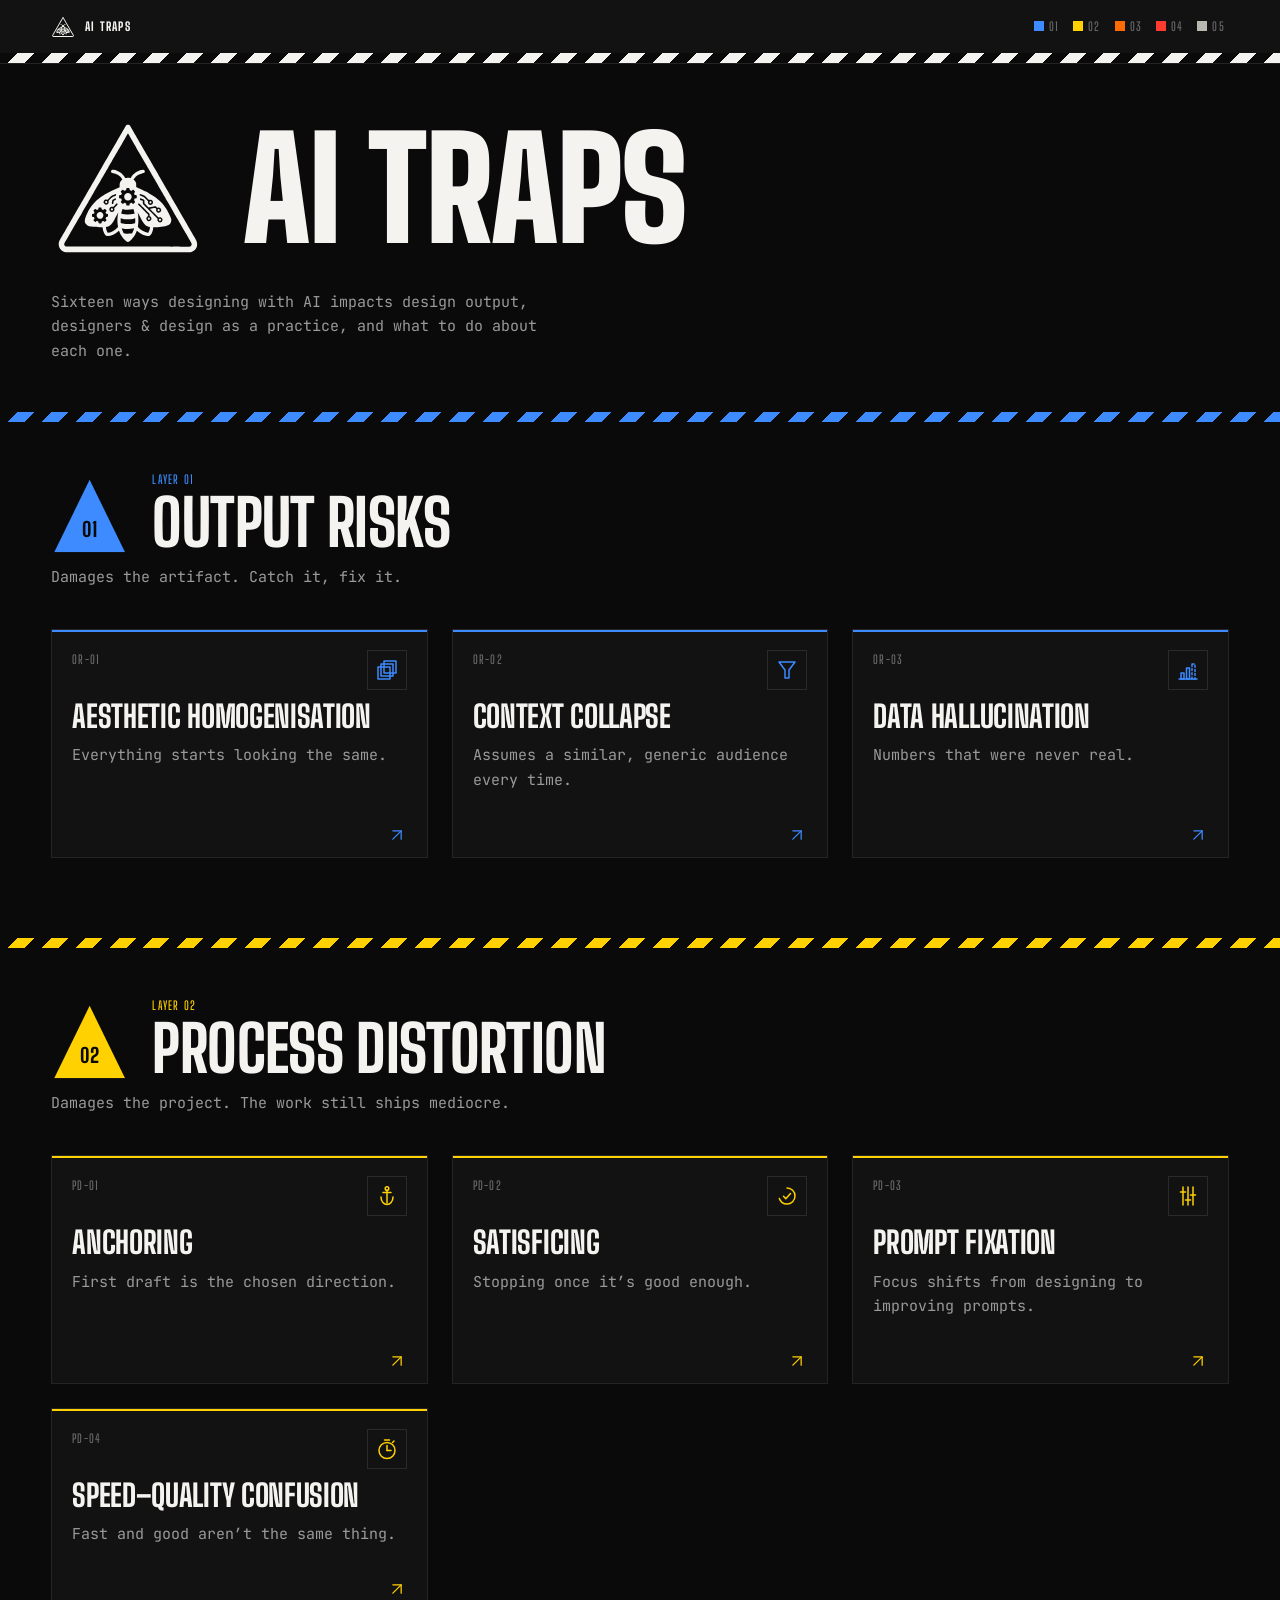
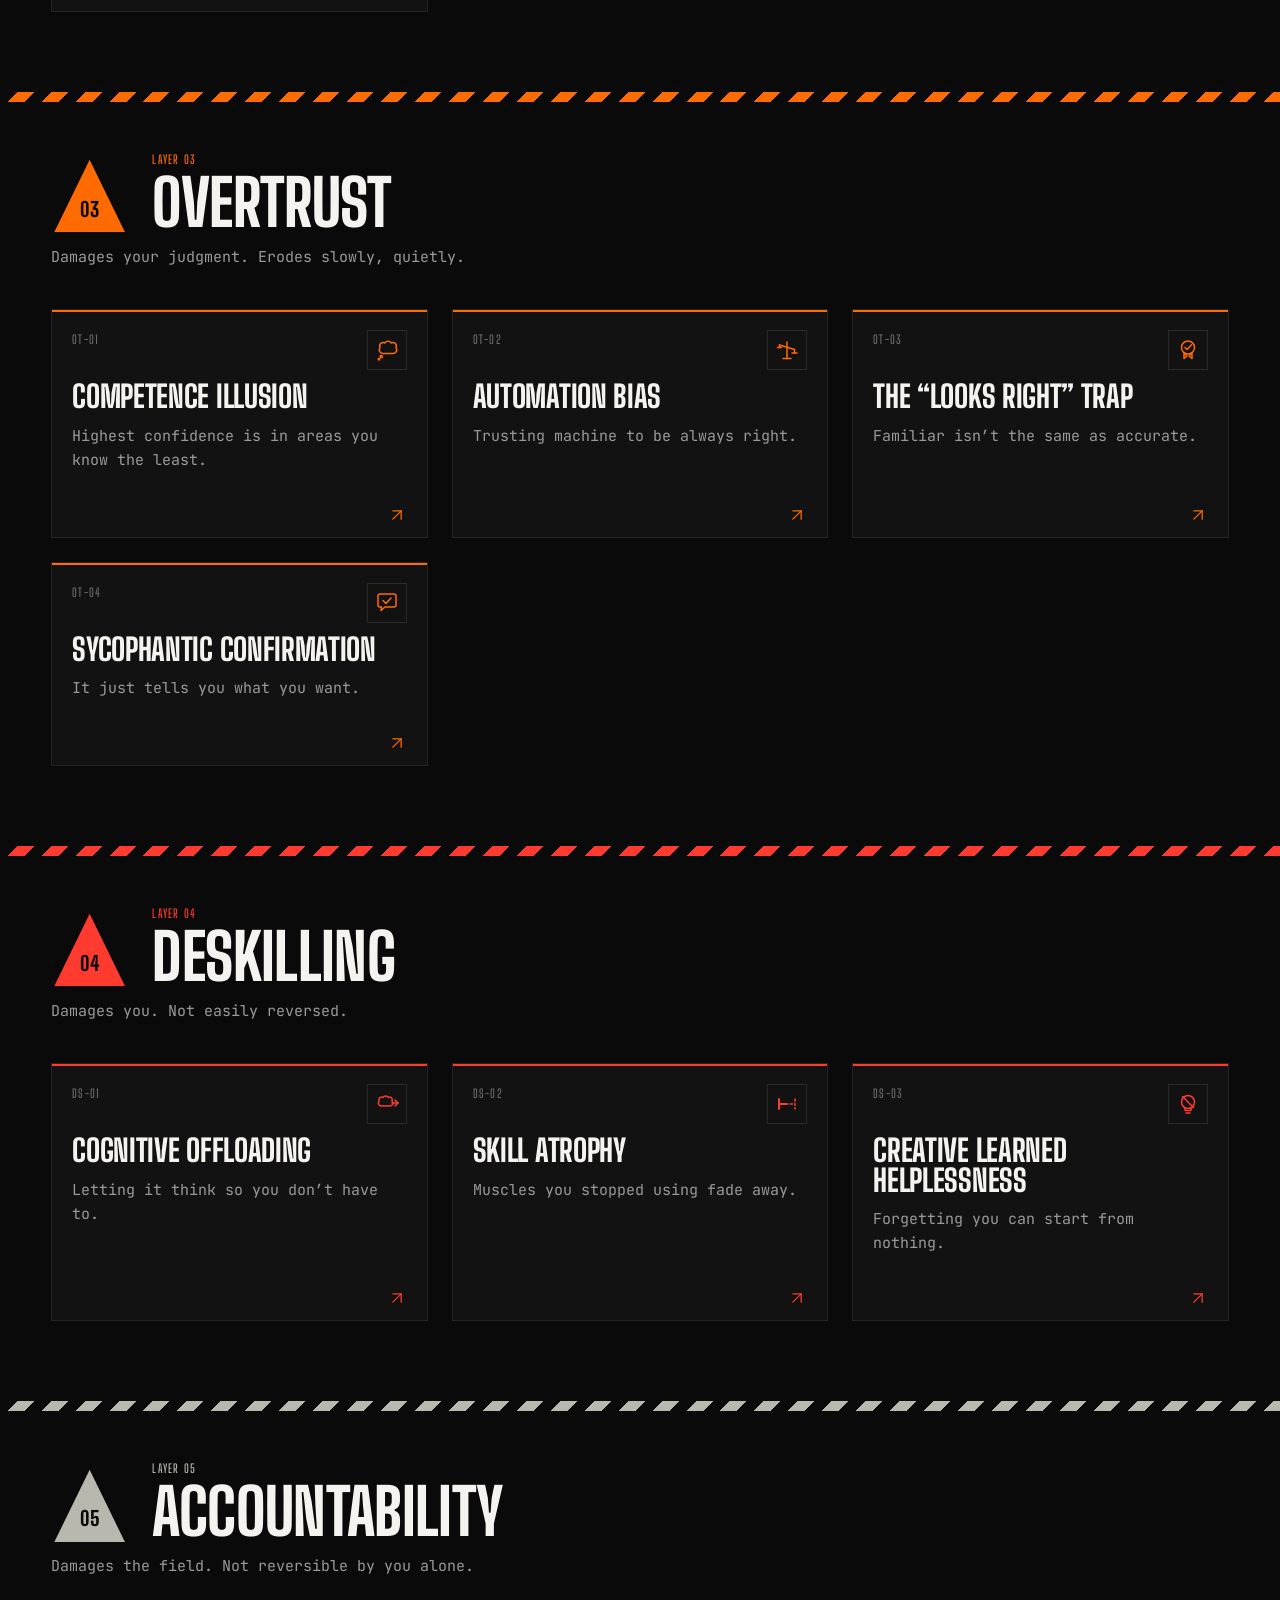
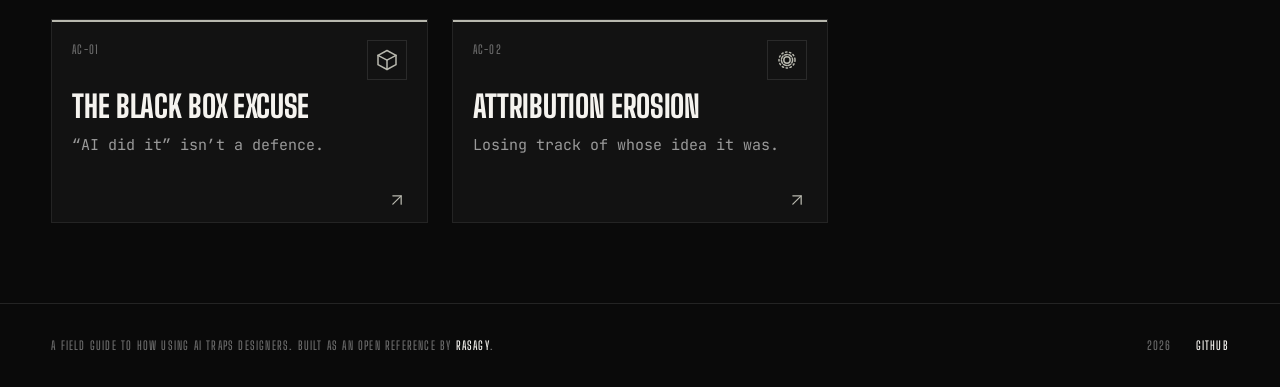
<file: index.html>
<!DOCTYPE html>
<html lang="en">
<head>
  <meta charset="UTF-8">
  <meta name="viewport" content="width=device-width, initial-scale=1.0">
  <title>AI Traps — A hazard index for designing with AI</title>
  <meta name="description" content="Sixteen ways designing with AI impacts design output, designers &amp; design as a practice, and what to do about each one.">
  <link rel="canonical" href="https://rasagy.in/ai-traps/">
  <link rel="icon" type="image/svg+xml" href="data/moth-icon.svg">

  <!-- Open Graph -->
  <meta property="og:type"        content="website">
  <meta property="og:url"         content="https://rasagy.in/ai-traps/">
  <meta property="og:title"       content="AI Traps — A hazard index for designing with AI">
  <meta property="og:description" content="Sixteen ways designing with AI quietly degrades the work, and what to do about each one.">
  <meta property="og:image"        content="https://rasagy.in/ai-traps/og-image.png">
  <meta property="og:image:width"  content="1200">
  <meta property="og:image:height" content="630">
  <meta name="twitter:card"       content="summary_large_image">
  <meta name="twitter:title"      content="AI Traps — A hazard index for designing with AI">
  <meta name="twitter:description" content="Sixteen ways designing with AI impacts design output, designers &amp; design as a practice, and what to do about each one.">
  <meta name="twitter:image"      content="https://rasagy.in/ai-traps/og-image.png">

  <!-- Fonts -->
  <link rel="preconnect" href="https://fonts.googleapis.com">
  <link rel="preconnect" href="https://fonts.gstatic.com" crossorigin>
  <link href="https://fonts.googleapis.com/css2?family=Big+Shoulders+Display:wght@400;600;800;900&family=JetBrains+Mono:wght@400;500;700&display=swap" rel="stylesheet">

  <!-- Styles -->
  <link rel="stylesheet" href="css/tokens.css">
  <link rel="stylesheet" href="css/layout.css">
  <link rel="stylesheet" href="css/components.css">
</head>
<body>

<!-- ============================================================
     INLINE SVG SPRITE
     All symbols here. Moth + category triangle + pictograms.
     24×24 viewBox, 1.5 stroke-width, stroke:currentColor, no fills.
     ============================================================ -->
<svg xmlns="http://www.w3.org/2000/svg" aria-hidden="true" focusable="false"
     style="position:absolute;width:0;height:0;overflow:hidden">
  <defs>

    <!-- Moth mark: hazard-triangle moth, traced from reference artwork -->
    <symbol id="moth" viewBox="67 140 1911 1768">
      <path d="M0 0 C6.05 4.39 9.93 9.36 13.56 15.81 C14.06 16.67 14.56 17.53 15.07 18.41 C16.73 21.27 18.36 24.13 20 27 C21.2 29.08 22.41 31.16 23.61 33.25 C26.15 37.64 28.69 42.03 31.21 46.43 C34.76 52.59 38.34 58.74 41.94 64.88 C50.07 78.79 58.04 92.79 66.02 106.79 C68.39 110.95 70.76 115.1 73.12 119.25 C73.46 119.83 73.79 120.42 74.13 121.02 C79.27 130.02 84.47 138.98 89.71 147.92 C94.54 156.18 99.29 164.48 104.02 172.79 C109.2 181.87 114.44 190.91 119.72 199.93 C124.14 207.49 128.48 215.08 132.81 222.69 C140.09 235.46 147.5 248.15 154.96 260.82 C164.46 276.98 173.86 293.19 183.21 309.43 C185.73 313.8 188.26 318.17 190.79 322.54 C196.98 333.24 203.11 343.95 209.12 354.75 C215.55 366.29 222.24 377.66 229 389 C236.44 401.49 243.77 414.04 250.96 426.67 C255.62 434.85 260.31 443 265.06 451.12 C271.79 462.63 278.46 474.17 285.11 485.72 C288.24 491.15 291.37 496.57 294.5 502 C295.75 504.17 297 506.33 298.25 508.5 C298.87 509.57 299.49 510.64 300.12 511.75 C305.75 521.5 305.75 521.5 307.63 524.75 C308.87 526.92 310.12 529.08 311.37 531.25 C314.51 536.69 317.65 542.13 320.79 547.57 C322.04 549.76 323.3 551.94 324.56 554.12 C325.18 555.2 325.8 556.28 326.44 557.39 C330.05 563.63 333.67 569.87 337.32 576.09 C343.35 586.37 349.23 596.73 355.03 607.14 C358.64 613.61 362.32 620.03 366.1 626.4 C369.96 632.9 373.73 639.45 377.5 646 C381.66 653.22 385.83 660.44 390.06 667.62 C399.82 684.16 409.46 700.76 418.97 717.43 C425.32 728.57 431.72 739.67 438.14 750.77 C440.02 754.04 441.9 757.3 443.78 760.56 C449.83 771.06 455.89 781.54 462 792 C470.8 807.07 479.55 822.18 488.19 837.34 C488.54 837.95 488.88 838.56 489.24 839.19 C489.59 839.8 489.93 840.4 490.29 841.03 C490.99 842.25 491.68 843.47 492.38 844.69 C492.72 845.29 493.06 845.89 493.41 846.51 C497.1 852.98 500.81 859.44 504.69 865.81 C508.34 871.83 511.8 877.93 515.25 884.06 C519.52 891.66 523.86 899.2 528.31 906.69 C533.95 916.17 539.45 925.74 544.91 935.32 C545.59 936.52 546.27 937.71 546.95 938.9 C547.29 939.49 547.62 940.08 547.97 940.69 C551.52 946.91 555.1 953.11 558.69 959.31 C563.32 967.33 567.91 975.37 572.44 983.44 C577.76 992.91 583.28 1002.26 588.85 1011.6 C593.67 1019.71 598.39 1027.86 603.06 1036.06 C603.39 1036.64 603.72 1037.22 604.06 1037.82 C605.39 1040.15 606.72 1042.48 608.05 1044.82 C616.06 1058.9 624.16 1072.94 632.44 1086.88 C637.33 1095.12 642.13 1103.42 646.88 1111.75 C647.21 1112.34 647.55 1112.93 647.9 1113.54 C649.26 1115.93 650.62 1118.32 651.98 1120.71 C660.51 1135.67 669.13 1150.58 677.94 1165.38 C684.12 1175.76 690.16 1186.22 696.14 1196.73 C700.38 1204.18 704.67 1211.6 709 1219 C714.06 1227.63 719.05 1236.31 724 1245 C731.25 1257.72 738.6 1270.37 746 1283 C756.46 1300.86 766.77 1318.81 777.02 1336.79 C787.16 1354.59 797.4 1372.33 807.76 1390 C811.85 1396.99 815.93 1403.99 820 1411 C820.59 1412.01 821.18 1413.02 821.78 1414.06 C838.58 1443.03 850.21 1472.69 841.91 1506.73 C839.78 1514.51 836.63 1521.81 833 1529 C832.48 1530.05 831.95 1531.09 831.41 1532.17 C819.33 1554.45 798.72 1569.88 775 1578 C764.99 1580.97 755.65 1582.15 745.25 1582.13 C743.63 1582.13 743.63 1582.13 741.98 1582.13 C738.34 1582.14 734.71 1582.13 731.07 1582.13 C728.44 1582.13 725.8 1582.14 723.16 1582.14 C717.4 1582.14 711.64 1582.14 705.88 1582.14 C697.26 1582.14 688.64 1582.14 680.01 1582.15 C665.32 1582.16 650.62 1582.16 635.93 1582.16 C621.03 1582.16 606.13 1582.16 591.24 1582.17 C589.83 1582.17 589.83 1582.17 588.39 1582.17 C584.56 1582.17 580.73 1582.17 576.9 1582.17 C531.54 1582.19 486.19 1582.2 440.84 1582.2 C418.25 1582.2 395.67 1582.21 373.09 1582.21 C300.67 1582.22 228.25 1582.23 155.83 1582.24 C152.37 1582.24 148.9 1582.24 145.44 1582.24 C138.5 1582.24 131.56 1582.24 124.61 1582.24 C116.48 1582.24 108.36 1582.24 100.23 1582.24 C97.9 1582.24 95.57 1582.24 93.25 1582.24 C18.52 1582.24 -56.2 1582.26 -130.92 1582.28 C-184.61 1582.3 -238.3 1582.31 -291.98 1582.32 C-293.09 1582.32 -294.19 1582.32 -295.33 1582.32 C-319.57 1582.32 -343.8 1582.32 -368.04 1582.32 C-376.71 1582.32 -385.38 1582.32 -394.05 1582.32 C-396.21 1582.32 -398.37 1582.32 -400.52 1582.32 C-434.91 1582.32 -469.29 1582.33 -503.67 1582.35 C-538.3 1582.36 -572.93 1582.37 -607.56 1582.36 C-612.35 1582.36 -617.14 1582.36 -621.92 1582.36 C-623.33 1582.36 -623.33 1582.36 -624.76 1582.36 C-639.62 1582.35 -654.47 1582.36 -669.32 1582.37 C-683.93 1582.38 -698.53 1582.38 -713.14 1582.37 C-721.7 1582.37 -730.26 1582.37 -738.83 1582.38 C-744.52 1582.39 -750.21 1582.39 -755.9 1582.38 C-759.12 1582.37 -762.35 1582.37 -765.57 1582.38 C-795.2 1582.47 -822.47 1577.64 -845 1557 C-845.91 1556.18 -846.83 1555.36 -847.77 1554.51 C-866.29 1537.03 -877.23 1512.38 -878.2 1486.91 C-878.73 1458.28 -868.58 1436.28 -854.21 1412.13 C-850.16 1405.32 -846.23 1398.44 -842.31 1391.56 C-840.93 1389.13 -839.54 1386.7 -838.15 1384.27 C-837.63 1383.36 -837.63 1383.36 -837.1 1382.43 C-828.25 1366.92 -819.29 1351.46 -810.27 1336.04 C-805.96 1328.67 -801.7 1321.28 -797.44 1313.88 C-792.84 1305.89 -788.2 1297.93 -783.5 1290 C-776.87 1278.83 -770.39 1267.58 -763.91 1256.32 C-760.76 1250.84 -757.6 1245.36 -754.44 1239.88 C-753.82 1238.8 -753.2 1237.72 -752.56 1236.62 C-748.36 1229.33 -744.12 1222.07 -739.88 1214.81 C-735.35 1207.08 -730.89 1199.31 -726.5 1191.5 C-721.54 1182.68 -716.48 1173.93 -711.38 1165.2 C-702.49 1150.02 -693.72 1134.78 -685 1119.5 C-675.42 1102.71 -665.78 1085.96 -655.92 1069.33 C-647.65 1055.37 -639.57 1041.29 -631.55 1027.18 C-626.33 1018.02 -621.03 1008.9 -615.69 999.81 C-606.38 983.97 -597.16 968.07 -588.07 952.1 C-586.73 949.76 -585.4 947.41 -584.06 945.06 C-583.73 944.48 -583.4 943.9 -583.06 943.3 C-577.46 933.47 -571.72 923.73 -565.93 914.01 C-559.48 903.15 -553.17 892.22 -546.88 881.27 C-543.65 875.66 -540.42 870.05 -537.19 864.44 C-536.56 863.34 -535.93 862.25 -535.28 861.12 C-531.84 855.17 -528.38 849.23 -524.88 843.31 C-520.53 835.98 -516.35 828.56 -512.16 821.13 C-506.16 810.48 -500.03 799.89 -493.91 789.3 C-490.77 783.87 -487.63 778.43 -484.5 773 C-483.25 770.83 -482 768.67 -480.75 766.5 C-480.13 765.43 -479.51 764.36 -478.88 763.25 C-472 751.33 -465.12 739.42 -458.25 727.5 C-457.63 726.43 -457.01 725.35 -456.37 724.25 C-455.13 722.08 -453.88 719.92 -452.63 717.75 C-449.49 712.31 -446.35 706.87 -443.21 701.43 C-436.6 689.95 -429.96 678.48 -423.27 667.04 C-418.35 658.61 -413.47 650.16 -408.6 641.71 C-404.45 634.5 -400.26 627.31 -396.06 620.12 C-386.01 602.92 -376.15 585.61 -366.38 568.25 C-359.14 555.42 -351.7 542.71 -344.25 530.01 C-337.77 518.99 -331.38 507.93 -325.19 496.75 C-320.18 487.73 -314.95 478.86 -309.56 470.06 C-301.47 456.84 -293.68 443.46 -286 430 C-285.01 428.27 -284.03 426.55 -283.04 424.82 C-280.69 420.7 -278.33 416.59 -275.98 412.47 C-266.76 396.31 -257.46 380.19 -248.06 364.12 C-243.01 355.49 -238.02 346.82 -233.06 338.12 C-222.52 319.64 -211.88 301.2 -201.13 282.83 C-197.17 276.05 -193.29 269.22 -189.44 262.38 C-184.73 254.01 -179.91 245.72 -175.01 237.47 C-168.88 227.14 -162.9 216.73 -156.91 206.31 C-153.78 200.87 -150.64 195.44 -147.5 190 C-146.25 187.83 -145 185.66 -143.75 183.49 C-141.26 179.18 -138.77 174.88 -136.29 170.57 C-130.15 159.95 -124.03 149.31 -117.95 138.65 C-112.09 128.38 -106.19 118.14 -100.22 107.94 C-95.95 100.64 -91.72 93.32 -87.5 86 C-82.13 76.67 -76.72 67.36 -71.28 58.06 C-67.53 51.63 -63.8 45.18 -60.09 38.73 C-38.17 0.61 -38.17 0.61 -25.11 -3.61 C-16.21 -5.26 -7.9 -4.4 0 0 Z M-17 104 C-21.82 110.37 -25.6 117.46 -29.44 124.44 C-39.59 142.71 -50.11 160.77 -60.66 178.82 C-65.16 186.52 -69.59 194.25 -74 202 C-79.54 211.72 -85.13 221.41 -90.78 231.07 C-95.03 238.32 -99.24 245.59 -103.44 252.88 C-104.06 253.95 -104.68 255.02 -105.31 256.13 C-107.86 260.55 -110.41 264.98 -112.96 269.4 C-125.75 291.61 -125.75 291.61 -132.16 302.47 C-137.87 312.14 -143.44 321.88 -149.04 331.6 C-152.19 337.07 -155.35 342.54 -158.5 348 C-162.26 354.52 -166.03 361.05 -169.79 367.57 C-176.37 379.01 -182.99 390.42 -189.66 401.82 C-194.53 410.15 -199.31 418.54 -204.09 426.93 C-209 435.55 -214 444.11 -219.07 452.64 C-223.79 460.6 -228.38 468.63 -232.96 476.68 C-237.6 484.81 -242.27 492.92 -247 501 C-252.06 509.63 -257.05 518.31 -262 527 C-268.69 538.73 -275.46 550.42 -282.29 562.07 C-285.17 567.01 -288.06 571.94 -290.94 576.88 C-291.8 578.35 -291.8 578.35 -292.68 579.86 C-297.61 588.32 -302.51 596.81 -307.4 605.29 C-311.55 612.5 -315.74 619.69 -319.94 626.88 C-325.68 636.69 -331.33 646.55 -336.97 656.43 C-343.32 667.57 -349.72 678.67 -356.14 689.77 C-358.02 693.04 -359.9 696.3 -361.78 699.56 C-368.4 711.05 -375.04 722.52 -381.73 733.96 C-386.65 742.39 -391.53 750.84 -396.4 759.29 C-400.55 766.5 -404.74 773.69 -408.94 780.88 C-414.36 790.15 -419.7 799.46 -425.02 808.79 C-430.19 817.87 -435.43 826.91 -440.71 835.92 C-445.54 844.18 -450.28 852.48 -455.02 860.78 C-460.28 870.03 -465.62 879.23 -470.99 888.41 C-474.7 894.75 -478.37 901.12 -482 907.5 C-486.2 914.88 -490.46 922.23 -494.75 929.56 C-499.86 938.3 -504.92 947.08 -509.94 955.88 C-520.44 974.29 -531.03 992.66 -541.73 1010.96 C-546.01 1018.29 -550.26 1025.64 -554.5 1033 C-559.31 1041.35 -564.14 1049.68 -569 1058 C-576.38 1070.64 -583.69 1083.32 -591 1096 C-598.88 1109.68 -606.77 1123.34 -614.73 1136.97 C-622.2 1149.75 -629.57 1162.58 -636.96 1175.4 C-649.82 1197.73 -649.82 1197.73 -656.16 1208.47 C-659.9 1214.81 -663.58 1221.18 -667.25 1227.56 C-672.17 1236.1 -677.1 1244.62 -682.06 1253.12 C-682.64 1254.11 -683.21 1255.09 -683.8 1256.11 C-686.68 1261.02 -689.55 1265.94 -692.43 1270.85 C-699.02 1282.13 -705.55 1293.44 -712.02 1304.79 C-717.22 1313.91 -722.48 1323 -727.78 1332.06 C-732.05 1339.36 -736.28 1346.68 -740.5 1354 C-745.31 1362.35 -750.14 1370.68 -755 1379 C-761.74 1390.54 -768.42 1402.11 -775.1 1413.7 C-777.02 1417.03 -778.94 1420.36 -780.86 1423.68 C-783.98 1429.09 -787.1 1434.5 -790.22 1439.92 C-791.4 1441.95 -792.57 1443.98 -793.74 1446.02 C-795.37 1448.84 -797 1451.67 -798.62 1454.5 C-799.33 1455.73 -799.33 1455.73 -800.06 1456.98 C-802.38 1461.03 -804.63 1465.11 -806.77 1469.25 C-807.38 1470.42 -807.38 1470.42 -808 1471.61 C-810.9 1478.53 -810.53 1485.61 -808.07 1492.59 C-804.1 1501.57 -798.59 1507.19 -789.52 1511.06 C-784.76 1512.33 -780.3 1512.28 -775.4 1512.25 C-773.79 1512.26 -773.79 1512.26 -772.15 1512.26 C-768.52 1512.27 -764.9 1512.26 -761.27 1512.26 C-758.64 1512.26 -756.02 1512.26 -753.39 1512.27 C-747.65 1512.28 -741.9 1512.28 -736.16 1512.27 C-727.56 1512.27 -718.97 1512.27 -710.37 1512.28 C-695.72 1512.29 -681.07 1512.29 -666.42 1512.29 C-651.56 1512.29 -636.71 1512.29 -621.86 1512.3 C-620.92 1512.3 -619.98 1512.3 -619.02 1512.3 C-615.2 1512.3 -611.38 1512.3 -607.57 1512.31 C-567.72 1512.33 -527.87 1512.33 -488.03 1512.33 C-483.74 1512.33 -479.44 1512.33 -475.15 1512.33 C-473.56 1512.33 -473.56 1512.33 -471.93 1512.33 C-448.35 1512.34 -424.77 1512.34 -401.19 1512.34 C-391.48 1512.35 -381.78 1512.35 -372.07 1512.35 C-371 1512.35 -369.92 1512.35 -368.82 1512.35 C-307.36 1512.36 -245.9 1512.37 -184.43 1512.37 C-182.13 1512.37 -179.83 1512.37 -177.53 1512.37 C-167.14 1512.37 -156.76 1512.37 -146.37 1512.37 C-141.73 1512.37 -137.1 1512.37 -132.47 1512.37 C-130.15 1512.37 -127.83 1512.37 -125.51 1512.37 C-52.19 1512.37 21.14 1512.38 94.47 1512.41 C112.95 1512.42 131.42 1512.43 149.9 1512.43 C151.04 1512.43 152.17 1512.43 153.35 1512.43 C188.4 1512.45 223.45 1512.45 258.5 1512.46 C260.15 1512.46 260.15 1512.46 261.83 1512.46 C285.98 1512.46 310.13 1512.46 334.28 1512.46 C342.92 1512.46 351.56 1512.46 360.2 1512.46 C362.35 1512.46 364.5 1512.46 366.65 1512.46 C400.93 1512.46 435.21 1512.47 469.48 1512.49 C504 1512.5 538.52 1512.51 573.03 1512.49 C577.8 1512.49 582.57 1512.49 587.33 1512.49 C588.73 1512.49 588.73 1512.49 590.16 1512.49 C604.98 1512.48 619.79 1512.49 634.6 1512.51 C649.16 1512.52 663.71 1512.52 678.27 1512.5 C686.81 1512.5 695.35 1512.5 703.89 1512.52 C709.55 1512.53 715.22 1512.52 720.89 1512.51 C724.1 1512.5 727.32 1512.5 730.54 1512.51 C733.99 1512.53 737.45 1512.52 740.9 1512.5 C741.89 1512.51 742.88 1512.52 743.9 1512.53 C752.89 1512.44 760.82 1509.93 767.47 1503.7 C773.67 1496.82 776.59 1489.07 776.3 1479.79 C775.32 1470.6 770.25 1462.49 765.56 1454.75 C764.3 1452.63 763.04 1450.51 761.79 1448.39 C761.15 1447.33 760.52 1446.26 759.86 1445.16 C757.01 1440.31 754.25 1435.41 751.5 1430.5 C746.54 1421.68 741.48 1412.92 736.37 1404.18 C726.47 1387.26 716.71 1370.26 706.99 1353.23 C700.32 1341.54 693.6 1329.88 686.86 1318.23 C684.98 1314.96 683.1 1311.7 681.22 1308.44 C674.6 1296.95 667.96 1285.48 661.27 1274.04 C656.35 1265.61 651.47 1257.16 646.61 1248.71 C642.43 1241.46 638.22 1234.23 634 1227 C629.16 1218.72 624.35 1210.43 619.56 1202.12 C618.94 1201.04 618.32 1199.96 617.67 1198.85 C614.54 1193.41 611.41 1187.97 608.28 1182.53 C601.95 1171.51 595.56 1160.54 589.06 1149.62 C582.88 1139.24 576.84 1128.78 570.86 1118.27 C566.6 1110.78 562.29 1103.32 557.94 1095.88 C549.93 1082.19 542.02 1068.45 534.1 1054.71 C532.22 1051.43 530.33 1048.15 528.44 1044.88 C527.82 1043.8 527.19 1042.72 526.55 1041.61 C522.41 1034.43 518.24 1027.27 514.06 1020.12 C508.64 1010.86 503.3 1001.54 497.98 992.21 C492.74 983.01 487.43 973.86 482.07 964.72 C478.19 958.08 474.39 951.4 470.62 944.69 C465.28 935.17 459.74 925.78 454.16 916.41 C448.96 907.67 443.89 898.87 438.87 890.04 C434.29 882 429.68 873.98 425 866 C419.94 857.37 414.95 848.69 410 840 C404.46 830.28 398.87 820.59 393.22 810.94 C388.31 802.55 383.46 794.14 378.61 785.72 C374.39 778.4 370.14 771.1 365.88 763.81 C361.33 756.04 356.85 748.23 352.44 740.38 C347.74 732.01 342.92 723.72 338.01 715.48 C333.16 707.29 328.4 699.06 323.65 690.81 C319.48 683.56 315.28 676.34 311.06 669.12 C305.61 659.81 300.25 650.45 294.91 641.07 C290.51 633.34 286.05 625.65 281.5 618 C271.32 600.87 261.51 583.53 251.81 566.12 C245.97 555.66 239.92 545.33 233.79 535.02 C230.36 529.24 226.96 523.43 223.56 517.62 C223.2 517.01 222.84 516.39 222.47 515.76 C215.86 504.48 209.28 493.2 202.7 481.91 C200.98 478.97 199.26 476.03 197.55 473.09 C189.61 459.51 181.74 445.91 173.89 432.28 C170.76 426.85 167.63 421.43 164.5 416 C163.25 413.83 162 411.67 160.75 409.5 C159.82 407.89 159.82 407.89 158.88 406.25 C123.25 344.5 123.25 344.5 121.37 341.25 C120.13 339.08 118.88 336.92 117.63 334.75 C114.49 329.31 111.35 323.87 108.21 318.43 C101.6 306.95 94.96 295.48 88.27 284.04 C83.35 275.62 78.48 267.17 73.61 258.72 C69.39 251.4 65.14 244.1 60.88 236.81 C55.8 228.13 50.82 219.4 45.89 210.64 C41.46 202.77 36.93 194.97 32.37 187.18 C28.1 179.88 23.85 172.57 19.62 165.25 C19.01 164.18 18.39 163.11 17.75 162.01 C14.46 156.29 11.18 150.57 7.92 144.84 C1.71 133.93 -4.51 123.03 -10.94 112.25 C-11.44 111.4 -11.94 110.56 -12.46 109.69 C-12.92 108.93 -13.37 108.17 -13.84 107.39 C-14.43 106.4 -14.43 106.4 -15.04 105.39 C-15.51 104.7 -15.51 104.7 -16 104 C-16.33 104 -16.66 104 -17 104 Z " fill="currentColor" transform="translate(1041,231)"/>
      <path d="M0 0 C2.7 2.15 5.31 4.37 7.9 6.66 C8.42 7.12 8.94 7.58 9.48 8.05 C27.3 23.9 40.2 41.98 51.9 62.66 C52.53 62.54 53.17 62.42 53.82 62.3 C56.84 61.73 59.87 61.19 62.9 60.66 C63.96 60.47 65.02 60.28 66.12 60.09 C83.58 57.23 102.11 57.59 118.9 63.66 C119.26 62.67 119.26 62.67 119.62 61.66 C127.15 44.02 139.79 29.37 152.9 15.66 C153.54 14.99 154.18 14.31 154.83 13.61 C167.7 0.25 183.6 -9.73 199.9 -18.34 C201.03 -18.93 202.15 -19.53 203.3 -20.14 C222.86 -29.86 260.18 -46.39 282.28 -39.21 C287.33 -36.88 290.87 -34.06 293.78 -29.21 C296.01 -23.07 295.99 -16.03 293.4 -10.02 C290.28 -4.93 285.97 -1.32 280.25 0.52 C277.25 1.16 274.25 1.68 271.21 2.16 C268.98 2.57 266.75 2.98 264.52 3.39 C263.4 3.6 262.29 3.8 261.15 4.02 C219.68 12.29 185.58 34.51 161.9 69.66 C160.9 71.14 160.9 71.14 159.87 72.64 C159.3 73.51 158.74 74.39 158.15 75.29 C157.66 76.04 157.17 76.8 156.67 77.58 C155.67 79.65 155.67 79.65 156.53 81.73 C158.03 83.85 159.58 85.33 161.59 86.98 C162.31 87.59 163.02 88.21 163.76 88.84 C165.06 89.95 166.36 91.05 167.67 92.14 C179 102.45 185.91 118.69 187.9 133.66 C188.03 136.85 188.02 140.03 188 143.22 C188 144.12 188 145.02 188 145.95 C187.99 148.81 187.98 151.68 187.96 154.54 C187.96 156.49 187.96 158.43 187.95 160.38 C187.94 165.14 187.92 169.9 187.9 174.66 C195.92 178.79 204.02 182.5 212.34 185.98 C240.68 197.99 268.48 211.19 296.09 224.78 C297.82 225.63 299.56 226.47 301.29 227.32 C315.28 234.14 328.91 241.46 342.4 249.23 C344.56 250.47 346.73 251.69 348.91 252.89 C367.11 262.9 385.1 273.69 402.2 285.49 C404.04 286.76 405.88 288.01 407.72 289.25 C423.01 299.65 437.92 310.4 452.15 322.21 C454.67 324.3 457.23 326.35 459.78 328.41 C464.17 332.01 468.4 335.75 472.59 339.57 C474.57 341.36 476.57 343.11 478.59 344.85 C487.66 352.78 496.63 360.89 504.54 369.99 C506.38 372.08 508.25 374.11 510.17 376.12 C517.4 383.72 524.17 391.47 530.5 399.83 C531.96 401.74 533.45 403.63 534.95 405.51 C544.04 417.06 552.04 429.25 559.9 441.66 C560.33 442.33 560.76 443.01 561.2 443.7 C569.52 456.82 577 470.41 583.79 484.39 C585 486.86 586.23 489.33 587.46 491.8 C630.4 578.8 630.4 578.8 618.93 615.79 C613.81 629.36 604.01 639.35 591.09 645.79 C534.18 670.28 461.01 675.18 399.9 674.66 C399.86 675.81 399.86 675.81 399.82 676.99 C398.07 711.33 386.38 753.35 360.13 777.28 C351.75 783.93 341.22 784.69 330.9 783.66 C317.13 781.87 304 778.21 290.9 773.66 C289.65 773.25 288.4 772.83 287.11 772.4 C256.01 761.49 229.43 744.36 204.64 723 C202.1 720.83 199.52 718.73 196.9 716.66 C196.62 717.34 196.34 718.03 196.05 718.73 C190.16 732.98 183.96 746.95 176.9 760.66 C176.54 761.38 176.17 762.09 175.8 762.83 C171.02 772.18 165.97 781.07 159.9 789.66 C159.15 790.77 158.39 791.88 157.64 792.98 C149.48 804.83 140.15 815.59 129.9 825.66 C129.1 826.47 128.29 827.27 127.46 828.1 C126.62 828.95 125.77 829.79 124.9 830.66 C124.41 831.2 123.92 831.74 123.41 832.29 C118.82 837.17 113.74 841.31 108.46 845.41 C107.41 846.25 107.41 846.25 106.33 847.1 C98.68 852.94 91.65 856.51 81.87 856.09 C66.51 853.87 52.64 837.97 41.9 827.66 C41.38 827.17 40.87 826.68 40.33 826.18 C33.26 819.46 27.01 812.41 21.26 804.52 C19.78 802.5 18.28 800.5 16.78 798.51 C-1.63 773.83 -15.98 745.71 -26.1 716.66 C-32.26 721.2 -32.26 721.2 -38.04 726.23 C-71.99 756.65 -124.74 785.19 -171.62 784.01 C-182.25 782.96 -190.33 778.03 -197.34 770.14 C-208.08 756.58 -214.69 740.96 -220.1 724.66 C-220.33 723.96 -220.57 723.26 -220.82 722.54 C-225.89 707.35 -228.4 691.55 -230.1 675.66 C-231.23 675.62 -232.37 675.58 -233.53 675.54 C-404.37 669.4 -404.37 669.4 -439.91 631.91 C-450.79 618.6 -452.47 603.2 -451.1 586.66 C-447.5 559.46 -435.24 531.48 -424.1 506.66 C-423.63 505.6 -423.16 504.54 -422.67 503.44 C-402.24 457.36 -375.18 415.29 -341.24 378.02 C-339.88 376.53 -338.53 375.02 -337.21 373.49 C-331.89 367.42 -326.24 361.69 -320.54 355.98 C-319.73 355.17 -318.93 354.36 -318.1 353.53 C-313.26 348.7 -308.29 344.11 -303.1 339.66 C-301.91 338.62 -300.72 337.57 -299.53 336.52 C-291.26 329.28 -282.83 322.33 -274.1 315.66 C-273.38 315.11 -272.65 314.56 -271.91 313.99 C-252.63 299.24 -232.81 285.32 -212.1 272.66 C-211.3 272.17 -210.5 271.69 -209.67 271.18 C-148.41 233.83 -84.02 203.69 -18.1 175.66 C-18.12 174.54 -18.14 173.41 -18.16 172.25 C-18.23 167.98 -18.28 163.72 -18.32 159.45 C-18.34 157.62 -18.36 155.79 -18.4 153.96 C-18.68 138.83 -17.6 124.73 -10.22 111.16 C-9.88 110.5 -9.53 109.84 -9.17 109.15 C-6.58 104.29 -3.69 99.86 -0.1 95.66 C0.36 95.08 0.82 94.49 1.29 93.88 C5.21 88.99 9.86 85.35 14.9 81.66 C3.63 55.92 -17.97 35.3 -42.1 21.66 C-42.73 21.3 -43.37 20.94 -44.03 20.57 C-61.11 11.07 -79.37 6.23 -98.49 2.71 C-115.52 -0.44 -115.52 -0.44 -121.1 -6.34 C-124.82 -11.92 -126.1 -17.71 -125.1 -24.34 C-123.12 -30.27 -120.64 -34.79 -115.22 -38.09 C-82 -51.37 -25.54 -19.26 0 0 Z M68.05 187.9 C66.66 190.04 66.25 191.72 65.84 194.23 C65.68 195.11 65.53 195.98 65.36 196.89 C65.21 197.81 65.06 198.72 64.9 199.66 C64.6 201.48 64.29 203.29 63.96 205.1 C63.83 205.9 63.7 206.71 63.56 207.54 C62.59 210.67 60.97 212.05 58.17 213.66 C56.13 214.59 54.08 215.51 52.03 216.41 C51.32 216.74 50.61 217.07 49.88 217.41 C46.91 218.72 44.59 219.66 41.32 219.68 C37.15 217.93 33.77 215.04 30.25 212.26 C26.24 209.22 23.13 207.51 17.9 207.66 C15.15 209.49 15.15 209.49 12.9 212.23 C10.07 215.31 7.36 218.24 4.09 220.85 C0.88 223.57 -2.71 226.61 -4.1 230.66 C-3.2 235.45 -0.87 238.43 2.14 242.07 C8.81 250.17 8.81 250.17 9.06 254.36 C8.25 256.69 7.22 258.57 5.9 260.66 C5.31 262.11 4.74 263.57 4.21 265.04 C3.78 266.24 3.35 267.43 2.9 268.66 C2.9 269.65 2.9 270.64 2.9 271.66 C2.3 271.77 1.69 271.87 1.07 271.98 C-1.7 272.47 -4.46 272.97 -7.22 273.48 C-8.17 273.64 -9.13 273.81 -10.11 273.98 C-17.49 275.28 -17.49 275.28 -24.1 278.66 C-25.05 280.98 -25.05 280.98 -24.97 283.73 C-25.01 284.78 -25.04 285.83 -25.08 286.92 C-25.08 288.15 -25.09 289.39 -25.1 290.66 C-25.13 292.21 -25.17 293.77 -25.21 295.32 C-25.24 296.93 -25.26 298.55 -25.29 300.16 C-25.3 300.94 -25.31 301.72 -25.33 302.52 C-25.47 307.99 -25.47 307.99 -23.1 312.66 C-20.69 313.74 -20.69 313.74 -17.79 314.29 C-16.72 314.52 -15.66 314.76 -14.56 315 C-9.1 316.05 -3.61 316.91 1.9 317.66 C2.07 318.29 2.24 318.92 2.42 319.57 C3.87 324.69 5.49 329.2 8.23 333.78 C9.22 336.56 8.88 337.85 7.9 340.66 C6.22 343.31 4.33 345.76 2.4 348.23 C1.39 349.54 0.38 350.85 -0.63 352.17 C-1.3 353.03 -1.3 353.03 -1.99 353.91 C-3.23 355.88 -3.81 357.36 -4.1 359.66 C-1.72 363.97 1.24 367.39 4.9 370.66 C5.56 370.66 6.22 370.66 6.9 370.66 C7.15 371.25 7.41 371.83 7.66 372.44 C9.06 374.94 10.55 376.41 12.71 378.29 C13.38 378.88 14.05 379.47 14.73 380.08 C17.13 381.83 19.04 382.85 21.9 383.66 C24.17 382.87 24.17 382.87 26.22 381.27 C27.01 380.73 27.79 380.18 28.59 379.62 C29.8 378.75 29.8 378.75 31.03 377.85 C32.63 376.72 34.24 375.59 35.85 374.46 C36.55 373.95 37.26 373.44 37.99 372.91 C39.9 371.66 39.9 371.66 42.9 370.66 C45.32 371.55 45.32 371.55 48.09 372.91 C51.9 374.84 51.9 374.84 55.95 376.1 C58.33 376.67 59.92 377.2 61.9 378.66 C63.57 382.39 64.12 386.21 64.71 390.23 C65.06 392.33 65.43 394.44 65.8 396.54 C65.94 397.48 66.08 398.41 66.23 399.37 C66.74 402.02 66.74 402.02 69.9 403.66 C74.33 404.05 78.77 403.99 83.21 403.98 C85.39 403.98 87.58 404 89.77 404.03 C91.15 404.03 92.54 404.03 93.93 404.03 C95.2 404.03 96.46 404.03 97.76 404.04 C100.82 403.9 100.82 403.9 102.76 402.47 C104.25 400.11 104.63 398.1 105.07 395.34 C105.24 394.31 105.41 393.28 105.59 392.22 C105.84 390.62 105.84 390.62 106.09 388.98 C106.27 387.89 106.44 386.81 106.63 385.69 C107.06 383.02 107.49 380.34 107.9 377.66 C108.48 377.56 109.07 377.45 109.67 377.34 C114.56 376.35 118.35 375.03 122.71 372.54 C125.78 371.2 125.78 371.2 128.9 370.66 C133.54 372.55 137.08 375.48 140.9 378.66 C142.34 379.76 143.79 380.83 145.28 381.85 C145.84 382.28 146.41 382.7 146.99 383.14 C150.16 384.01 152.13 382.23 154.9 380.66 C158.43 377.81 161.61 374.6 164.84 371.41 C165.73 370.58 166.61 369.75 167.53 368.89 C172.44 364.25 172.44 364.25 174.32 358.03 C172.22 353.05 169.11 349.3 165.68 345.18 C161.9 340.41 161.9 340.41 161.91 336.65 C162.23 335.67 162.56 334.68 162.9 333.66 C163.49 331.89 163.49 331.89 164.09 330.09 C164.55 328.87 165 327.66 165.46 326.41 C167.23 322.15 167.23 322.15 167.9 317.66 C168.71 317.63 168.71 317.63 169.53 317.59 C175.32 317.17 180.83 316.1 186.46 314.73 C187.18 314.56 187.89 314.39 188.63 314.21 C190.41 313.76 192.16 313.22 193.9 312.66 C196.05 308.38 195.13 302.68 195.14 297.92 C195.15 295.8 195.18 293.69 195.21 291.58 C195.22 290.24 195.23 288.89 195.23 287.55 C195.24 285.71 195.24 285.71 195.26 283.84 C194.87 280.38 194.43 279.03 191.9 276.66 C189.67 275.67 189.67 275.67 187.12 275.18 C185.73 274.86 185.73 274.86 184.32 274.54 C183.36 274.33 182.39 274.13 181.4 273.91 C180.44 273.69 179.48 273.47 178.48 273.25 C173.24 272.05 173.24 272.05 167.9 271.66 C167.63 270.7 167.63 270.7 167.35 269.72 C166.16 265.64 165 261.69 163.15 257.85 C161.71 254.17 161.68 253.35 162.9 249.66 C165.1 246.14 167.63 242.85 170.13 239.55 C173.03 235.66 173.03 235.66 174.08 231.06 C172.4 227.64 170.02 225.06 167.4 222.35 C166.59 221.5 166.59 221.5 165.77 220.63 C164.16 218.96 162.53 217.31 160.9 215.66 C159.62 214.35 159.62 214.35 158.32 213 C157.56 212.27 156.81 211.54 156.03 210.79 C155.37 210.15 154.71 209.52 154.04 208.86 C151.91 207.45 151.91 207.45 149.15 207.62 C143.96 209.29 140.04 212.61 135.74 215.89 C130.56 219.67 130.56 219.67 127.24 219.65 C124.64 218.55 122.07 217.45 119.53 216.23 C115.35 214.27 111.38 212.76 106.9 211.66 C106.85 210.81 106.85 210.81 106.79 209.93 C106.21 202.76 105.23 195.49 102.9 188.66 C98.12 185.47 92.62 186.33 87.02 186.35 C84.91 186.35 82.8 186.33 80.68 186.3 C79.34 186.3 78 186.3 76.65 186.3 C74.82 186.3 74.82 186.3 72.95 186.29 C69.96 186.43 69.96 186.43 68.05 187.9 Z M-70.77 262.19 C-71.45 262.46 -72.12 262.72 -72.81 262.99 C-75.01 263.86 -77.21 264.73 -79.41 265.6 C-80.16 265.9 -80.9 266.19 -81.67 266.5 C-86.14 268.27 -90.61 270.06 -95.08 271.85 C-96.91 272.59 -98.75 273.32 -100.58 274.05 C-103.45 275.2 -106.31 276.36 -109.16 277.54 C-110.37 278.02 -110.37 278.02 -111.6 278.51 C-122.41 283.06 -130 292.46 -138.1 300.66 C-144.03 306.67 -149.93 312.64 -156.37 318.11 C-158.63 320.14 -160.6 322.38 -162.61 324.65 C-168.78 331.48 -168.78 331.48 -172.38 331.99 C-174.47 331.41 -174.47 331.41 -176.62 330.55 C-184.26 327.82 -193.63 328.93 -200.86 332.36 C-209.76 337.55 -214.76 344.91 -217.74 354.8 C-219.2 362.46 -217.74 370.16 -213.81 376.87 C-207.84 385.23 -201.17 390.2 -191.1 392.66 C-182.4 393.84 -173.94 391.97 -166.79 386.85 C-159.51 380.86 -154.72 373.97 -153.78 364.45 C-153.54 358.47 -153.54 358.47 -154.89 352.73 C-155.84 350.19 -156.23 348.39 -156.1 345.66 C-153.67 341.61 -150.35 338.57 -146.95 335.34 C-145.98 334.38 -145.01 333.41 -144.04 332.45 C-142 330.44 -139.95 328.44 -137.89 326.46 C-135.26 323.94 -132.66 321.38 -130.07 318.82 C-127.58 316.36 -125.08 313.91 -122.57 311.46 C-121.65 310.55 -120.72 309.64 -119.76 308.71 C-112.89 302.11 -106.49 297.32 -97.54 293.95 C-95.75 293.26 -95.75 293.26 -93.93 292.56 C-92.71 292.1 -91.48 291.64 -90.22 291.16 C-75.63 286.89 -75.63 286.89 -64.5 277.87 C-64.35 276.89 -64.19 275.92 -64.04 274.91 C-63.76 273.35 -63.76 273.35 -63.48 271.76 C-63.35 270.74 -63.23 269.72 -63.1 268.66 C-62.97 267.75 -62.85 266.83 -62.71 265.88 C-62.46 263.82 -62.27 261.74 -62.1 259.66 C-65.22 259.66 -67.91 261.06 -70.77 262.19 Z M230.9 259.66 C231.29 262.74 231.77 265.79 232.28 268.85 C232.38 269.72 232.49 270.58 232.6 271.47 C233.23 275.02 233.79 277.72 236.61 280.12 C239.31 281.53 242.04 282.59 244.9 283.66 C246.36 284.25 247.81 284.83 249.26 285.43 C255.25 287.85 261.24 290.24 267.26 292.57 C269.86 293.59 272.45 294.62 275.04 295.66 C276.22 296.1 276.22 296.1 277.42 296.56 C282.39 298.58 285.71 301.01 289.33 304.97 C290.95 306.71 292.65 308.21 294.46 309.73 C301.63 315.91 308.13 322.84 314.78 329.56 C316.61 331.41 318.44 333.26 320.28 335.1 C320.86 335.69 321.44 336.28 322.04 336.88 C325.72 340.56 329.5 344.06 333.55 347.33 C334.9 348.66 334.9 348.66 335.9 351.66 C335.24 353.66 334.57 355.66 333.9 357.66 C332.9 367.17 333.54 374.65 338.9 382.66 C339.48 383.57 340.06 384.48 340.65 385.41 C347.67 392.43 355.26 395.94 365.21 396.04 C371.74 395.94 376.37 395.08 381.9 391.66 C382.52 391.33 383.15 390.99 383.79 390.64 C390.3 386.67 393.56 380.08 396.28 373.16 C398.18 362.53 396.34 353.4 390.28 344.35 C385.26 338.16 377.69 334.06 369.9 332.66 C362.43 331.96 356 333.4 348.9 335.66 C348.42 335.17 347.93 334.67 347.43 334.16 C346.76 333.48 346.09 332.8 345.4 332.1 C344.43 331.11 344.43 331.11 343.43 330.1 C341.42 328.16 339.38 326.34 337.25 324.52 C332.88 320.71 328.81 316.64 324.75 312.5 C323.21 310.95 321.68 309.4 320.15 307.85 C317.77 305.44 315.39 303.03 313.02 300.61 C310.71 298.25 308.38 295.91 306.06 293.56 C305.36 292.84 304.66 292.13 303.94 291.39 C297.21 284.63 290.26 280.51 281.41 277.11 C280.61 276.79 279.82 276.48 279.01 276.16 C277.34 275.51 275.67 274.86 274 274.21 C271.5 273.24 269.01 272.26 266.51 271.28 C258.52 268.15 250.5 265.1 242.43 262.19 C241.38 261.81 241.38 261.81 240.3 261.41 C236.93 260.22 234.54 259.66 230.9 259.66 Z M236.9 312.66 C236.24 318.6 235.58 324.54 234.9 330.66 C242.27 334.46 249.73 337.78 257.4 340.91 C259.54 341.79 261.67 342.67 263.81 343.55 C264.74 343.94 265.67 344.32 266.63 344.71 C268.07 345.32 269.5 345.96 270.9 346.66 C270.88 348.26 270.88 348.26 270.85 349.89 C270.8 353.85 270.77 357.81 270.74 361.77 C270.72 363.48 270.7 365.19 270.68 366.91 C270.64 369.37 270.62 371.84 270.61 374.3 C270.59 375.06 270.58 375.82 270.56 376.61 C270.56 384.2 273.83 387.82 278.94 392.94 C279.63 393.61 280.31 394.29 281.01 394.98 C282.11 396.07 282.11 396.07 283.22 397.19 C285.67 399.62 288.12 402.05 290.57 404.48 C292.32 406.22 294.07 407.97 295.82 409.71 C299.6 413.47 303.37 417.22 307.15 420.97 C313.13 426.9 319.09 432.84 325.05 438.79 C327.09 440.82 329.13 442.85 331.17 444.89 C331.94 445.65 331.94 445.65 332.72 446.43 C338.52 452.21 344.32 457.98 350.12 463.76 C350.65 464.29 351.18 464.82 351.73 465.36 C360.33 473.92 368.94 482.48 377.55 491.03 C386.39 499.82 395.22 508.61 404.04 517.42 C409.48 522.84 414.93 528.26 420.39 533.67 C424.57 537.82 428.74 541.98 432.9 546.14 C434.62 547.84 436.33 549.55 438.05 551.24 C440.39 553.56 442.72 555.89 445.04 558.22 C445.73 558.89 446.42 559.56 447.13 560.25 C450.72 563.89 452.81 566.3 452.9 571.66 C452.48 573.69 452.48 573.69 451.9 575.66 C450.93 586.51 453.23 595.3 460.07 603.84 C466.22 609.97 474.07 613.61 482.71 613.69 C491.53 613.25 500.56 611.18 506.9 604.66 C514.19 594.95 516.11 586.66 514.9 574.66 C512.95 566.09 508.2 559.64 500.9 554.85 C495.24 551.39 490.01 550.39 483.4 550.41 C482.13 550.41 480.87 550.4 479.56 550.4 C475.93 550.51 475.93 550.51 472.75 551.74 C469.46 552.81 468.17 552.68 464.9 551.66 C462.65 549.91 462.65 549.91 460.32 547.57 C459.43 546.69 458.54 545.81 457.63 544.9 C456.66 543.91 455.68 542.93 454.71 541.94 C453.68 540.91 452.65 539.88 451.61 538.85 C448.81 536.05 446.02 533.24 443.23 530.43 C440.31 527.49 437.38 524.56 434.45 521.62 C429.53 516.7 424.62 511.77 419.72 506.84 C413.42 500.5 407.11 494.17 400.8 487.85 C395.37 482.42 389.95 476.98 384.53 471.54 C382.79 469.79 381.05 468.04 379.3 466.29 C376.56 463.54 373.83 460.8 371.1 458.04 C370.09 457.03 369.09 456.02 368.08 455.01 C366.71 453.64 365.34 452.26 363.98 450.88 C363.21 450.11 362.44 449.34 361.65 448.55 C359.9 446.66 359.9 446.66 358.9 444.66 C360.14 444.55 361.38 444.43 362.66 444.31 C368.42 443.66 374.05 442.53 379.73 441.38 C381.99 440.93 384.26 440.47 386.53 440.02 C390.07 439.31 393.61 438.6 397.15 437.88 C400.59 437.19 404.04 436.5 407.48 435.82 C408.53 435.6 409.59 435.39 410.68 435.16 C423.15 432.68 423.15 432.68 426.81 434.73 C428.53 436.35 430.24 437.98 431.9 439.66 C432.51 440.22 433.12 440.77 433.75 441.34 C435.48 443.05 436.78 444.5 437.9 446.66 C437.82 449.55 436.86 451.96 435.9 454.66 C434.59 465.73 436.74 474.01 443.58 482.82 C448.92 488.61 455.66 492.19 463.53 492.9 C472.94 493.14 480.82 491.48 488.28 485.48 C494.42 479.57 498.1 472.16 498.9 463.66 C499.03 453.66 495.61 445.72 488.82 438.45 C481.83 431.94 473.98 429.16 464.47 429.41 C461.56 429.7 458.93 430.38 456.11 431.18 C454.64 431.6 454.64 431.6 453.14 432.02 C452.4 432.23 451.66 432.44 450.9 432.66 C450.38 432.13 449.85 431.59 449.31 431.04 C446.93 428.62 444.54 426.2 442.15 423.79 C441.33 422.95 440.5 422.11 439.65 421.24 C438.45 420.03 438.45 420.03 437.23 418.8 C436.5 418.05 435.76 417.31 435.01 416.54 C432.27 414.1 430.26 412.69 426.52 412.61 C419.65 413.38 412.9 414.47 406.12 415.81 C405.03 416.02 403.93 416.23 402.81 416.45 C400.5 416.89 398.2 417.34 395.9 417.79 C392.44 418.47 388.98 419.14 385.52 419.81 C372.85 422.25 372.85 422.25 360.22 424.88 C359.35 425.07 358.49 425.26 357.59 425.45 C356.01 425.8 354.42 426.15 352.84 426.51 C342.63 428.74 342.63 428.74 339.05 426.51 C338.28 425.7 338.28 425.7 337.5 424.88 C336.92 424.29 336.35 423.7 335.75 423.09 C335.16 422.46 334.57 421.82 333.96 421.16 C333.35 420.52 332.73 419.88 332.09 419.22 C328.42 415.38 324.9 411.44 321.47 407.39 C319.14 404.83 316.5 402.67 313.86 400.43 C311.92 398.68 310.27 396.85 308.59 394.85 C304.88 390.46 300.67 386.74 296.36 382.96 C292.76 379.59 290.76 377.65 290.53 372.62 C290.52 370.98 290.52 369.34 290.53 367.7 C290.51 365.91 290.5 364.12 290.48 362.34 C290.47 359.53 290.46 356.72 290.47 353.91 C290.46 351.19 290.44 348.48 290.41 345.76 C290.41 344.93 290.42 344.09 290.43 343.23 C290.38 339.48 290.17 337.16 288.37 333.82 C285.16 331.01 281.93 329.59 277.99 328.04 C277.22 327.72 276.45 327.4 275.66 327.08 C273.2 326.07 270.74 325.09 268.28 324.1 C266.65 323.44 265.01 322.77 263.38 322.1 C259.56 320.54 255.72 319 251.88 317.46 C250.13 316.75 248.38 316.03 246.63 315.31 C245.74 314.94 244.86 314.58 243.94 314.2 C243.21 313.9 242.49 313.59 241.74 313.28 C239.75 312.51 239.75 312.51 236.9 312.66 Z M-76.81 317.21 C-77.57 317.57 -78.34 317.94 -79.13 318.31 C-80.75 319.09 -82.36 319.87 -83.98 320.65 C-86.45 321.84 -88.93 323.01 -91.4 324.18 C-92.98 324.94 -94.55 325.7 -96.12 326.46 C-96.86 326.8 -97.6 327.15 -98.36 327.51 C-102.64 329.6 -105.59 331.45 -108.1 335.66 C-108.9 338.31 -109.52 340.76 -110.02 343.46 C-110.17 344.2 -110.32 344.95 -110.47 345.72 C-110.79 347.29 -111.09 348.87 -111.39 350.45 C-111.84 352.83 -112.32 355.21 -112.8 357.59 C-116.17 371.06 -116.17 371.06 -113.1 383.79 C-109.81 385.84 -107.94 386.25 -104.16 386.33 C-100.83 385.26 -99.31 383.33 -97.1 380.66 C-96.47 377.96 -96.12 375.67 -95.92 372.94 C-95.75 371.42 -95.57 369.9 -95.39 368.39 C-95.29 367.6 -95.2 366.82 -95.1 366.01 C-92.81 348.48 -92.81 348.48 -87.45 342.92 C-81.54 338.94 -75.15 336.52 -68.3 334.66 C-65.95 333.89 -65.95 333.89 -65.26 331.8 C-64.99 328.29 -65.54 324.88 -66.04 321.41 C-66.14 320.67 -66.23 319.92 -66.34 319.16 C-66.58 317.32 -66.84 315.49 -67.1 313.66 C-70.61 313.66 -73.69 315.71 -76.81 317.21 Z M-55.15 377.42 C-55.94 378.25 -56.72 379.07 -57.53 379.92 C-58.43 380.85 -59.32 381.77 -60.25 382.73 C-60.72 383.23 -61.2 383.73 -61.69 384.24 C-63.18 385.81 -64.69 387.36 -66.2 388.91 C-70.49 393.31 -74.76 397.71 -79.01 402.16 C-81.6 404.88 -84.22 407.57 -86.86 410.25 C-87.85 411.28 -88.84 412.31 -89.82 413.36 C-97.53 421.55 -97.53 421.55 -101.42 421.83 C-103.55 421.3 -103.55 421.3 -107.1 419.66 C-117.08 418.7 -125.31 419.53 -133.57 425.43 C-141.59 432.06 -145.05 439.36 -146.1 449.66 C-146.49 458.7 -143.06 466.94 -137.27 473.84 C-130.56 480.2 -123.28 482.86 -114.1 483.16 C-104.72 482.85 -97.71 480.1 -90.86 473.66 C-85.07 467.08 -82.96 460.6 -82.91 451.98 C-82.9 450.82 -82.88 449.66 -82.87 448.46 C-82.92 444.88 -82.92 444.88 -83.84 442.5 C-84.66 440.08 -85.16 438.23 -85.1 435.66 C-83.01 432.21 -80.17 429.75 -77.16 427.1 C-75.63 425.69 -74.1 424.27 -72.57 422.85 C-71.81 422.15 -71.05 421.45 -70.26 420.73 C-67.64 418.23 -65.31 415.54 -62.96 412.78 C-59.23 408.55 -55.17 404.63 -51.16 400.66 C-50.29 399.79 -49.41 398.92 -48.51 398.03 C-46.37 395.9 -44.24 393.78 -42.1 391.66 C-43.57 387.89 -45.26 384.4 -47.22 380.85 C-47.76 379.88 -48.3 378.9 -48.86 377.89 C-49.27 377.16 -49.68 376.42 -50.1 375.66 C-53.17 375.34 -53.17 375.34 -55.15 377.42 Z M219.9 375.66 C218.21 377.88 216.67 380.08 215.15 382.41 C214.72 383.05 214.28 383.68 213.83 384.34 C212.42 386.41 212.42 386.41 210.9 389.66 C212.03 393.02 214.15 395.15 216.63 397.62 C217.4 398.4 218.18 399.17 218.98 399.97 C219.83 400.82 220.68 401.66 221.56 402.53 C222.45 403.42 223.35 404.32 224.27 405.24 C226.22 407.18 228.17 409.13 230.12 411.07 C233.22 414.14 236.31 417.22 239.39 420.3 C244.28 425.18 249.18 430.05 254.07 434.92 C262.82 443.63 271.57 452.34 280.31 461.05 C283.37 464.11 286.43 467.16 289.5 470.21 C290.96 471.66 292.41 473.1 293.86 474.55 C295.62 476.31 297.39 478.06 299.15 479.81 C303.42 484.07 307.52 488.4 311.42 492.99 C313.55 495.4 315.92 497.44 318.36 499.52 C335.96 515.18 335.96 515.18 336.79 525.7 C336.77 529.77 336.49 533.64 335.9 537.66 C334.97 537.96 334.05 538.26 333.09 538.56 C325.31 541.25 320.61 546.44 316.89 553.61 C313.54 561.65 312.85 570.44 315.9 578.66 C320.37 588.03 326.18 594.4 336.03 597.97 C345.23 600.2 354.72 599.58 362.9 594.66 C371.49 588.53 375.34 582.56 377.28 572.29 C378.6 561.84 376.25 554.07 369.9 545.66 C366.12 541.63 362.02 538.81 356.9 536.66 C356.24 536.66 355.58 536.66 354.9 536.66 C354.92 534.89 354.92 534.89 354.94 533.08 C354.97 529.01 354.96 524.94 354.92 520.87 C354.91 519.09 354.91 517.31 354.93 515.52 C354.53 504.08 342.3 495.91 334.66 488.28 C333.44 487.05 332.21 485.82 330.98 484.58 C327.66 481.26 324.34 477.93 321.02 474.61 C318.94 472.54 316.87 470.46 314.79 468.38 C307.56 461.14 300.32 453.89 293.08 446.65 C286.32 439.9 279.58 433.14 272.83 426.38 C267.04 420.57 261.24 414.77 255.43 408.97 C251.97 405.5 248.51 402.04 245.05 398.57 C241.8 395.31 238.55 392.06 235.3 388.82 C234.1 387.62 232.91 386.43 231.72 385.23 C230.1 383.6 228.47 381.98 226.84 380.36 C225.93 379.44 225.02 378.53 224.08 377.59 C222.14 375.44 222.14 375.44 219.9 375.66 Z M-278.95 429.44 C-280.07 431.6 -280.66 433.28 -281.05 435.67 C-281.17 436.41 -281.3 437.15 -281.43 437.91 C-281.55 438.68 -281.66 439.44 -281.79 440.23 C-281.91 440.99 -282.04 441.76 -282.18 442.55 C-282.68 445.62 -283.1 448.55 -283.1 451.66 C-283.73 451.83 -284.36 452 -285 452.18 C-285.86 452.42 -286.72 452.66 -287.6 452.91 C-288.43 453.15 -289.27 453.38 -290.13 453.62 C-293.97 454.97 -297.5 456.78 -301.1 458.66 C-301.61 458.29 -302.13 457.92 -302.65 457.53 C-305 455.85 -307.36 454.19 -309.72 452.54 C-310.53 451.95 -311.34 451.36 -312.17 450.75 C-312.96 450.21 -313.76 449.66 -314.57 449.09 C-315.66 448.32 -315.66 448.32 -316.76 447.54 C-319.17 446.4 -319.17 446.4 -322.1 447.27 C-327.17 449.63 -330.62 453.49 -334.54 457.41 C-335.37 458.21 -336.21 459.01 -337.08 459.84 C-337.87 460.62 -338.66 461.4 -339.47 462.21 C-340.19 462.92 -340.91 463.63 -341.65 464.36 C-343.39 466.64 -343.39 466.64 -342.97 469.73 C-342.17 472.41 -341.52 473.96 -339.78 476.1 C-339.32 476.69 -338.87 477.27 -338.41 477.88 C-337.45 479.07 -336.48 480.26 -335.52 481.45 C-332.07 485.93 -332.07 485.93 -332.21 489.71 C-332.5 490.69 -332.8 491.66 -333.1 492.66 C-333.28 493.69 -333.46 494.71 -333.65 495.77 C-334.47 499.09 -335.32 501.73 -337.1 504.66 C-340.95 506.68 -344.83 507.09 -349.1 507.66 C-351.17 508.17 -353.23 508.71 -355.29 509.29 C-356.19 509.53 -357.09 509.77 -358.02 510.02 C-360.07 510.48 -360.07 510.48 -361.1 511.66 C-361.54 516.07 -361.66 520.49 -361.85 524.91 C-361.92 526.16 -361.98 527.4 -362.05 528.68 C-362.1 529.87 -362.16 531.07 -362.21 532.3 C-362.26 533.4 -362.31 534.5 -362.36 535.63 C-362.06 539.15 -361.29 540.92 -359.1 543.66 C-357.19 544.69 -357.19 544.69 -355.01 545.03 C-353.83 545.27 -353.83 545.27 -352.63 545.53 C-351.82 545.67 -351 545.82 -350.16 545.98 C-349.35 546.14 -348.54 546.31 -347.7 546.49 C-344.04 547.22 -340.86 547.66 -337.1 547.66 C-337 548.22 -336.9 548.78 -336.8 549.35 C-335.81 554.4 -334.44 558.37 -331.71 562.74 C-331.1 564.66 -331.1 564.66 -331.66 566.96 C-333.88 571.15 -336.8 574.78 -339.73 578.49 C-342.41 581.93 -342.41 581.93 -342.96 586.1 C-341.29 591.07 -337.07 594.3 -333.41 597.91 C-332.2 599.16 -332.2 599.16 -330.97 600.42 C-330.19 601.21 -329.4 601.99 -328.59 602.8 C-327.87 603.52 -327.15 604.24 -326.42 604.98 C-323.56 607.06 -321.62 607.56 -318.1 607.66 C-316.05 606.63 -316.05 606.63 -314.39 604.89 C-304.06 595.78 -304.06 595.78 -298.7 595.57 C-293.18 596.48 -288.16 598.78 -284.1 602.66 C-281.81 606.97 -281.39 610.84 -281.1 615.66 C-280.13 621.16 -280.13 621.16 -277.1 625.66 C-272.69 626.28 -268.23 626.32 -263.79 626.48 C-261.93 626.57 -261.93 626.57 -260.04 626.67 C-258.84 626.72 -257.65 626.76 -256.42 626.81 C-255.33 626.85 -254.24 626.9 -253.11 626.94 C-249.6 626.62 -247.83 625.88 -245.1 623.66 C-244.06 621.52 -244.06 621.52 -243.73 619.07 C-243.57 618.18 -243.41 617.3 -243.24 616.39 C-243.09 615.47 -242.94 614.55 -242.79 613.6 C-242.62 612.68 -242.45 611.75 -242.28 610.8 C-241.41 606.26 -241.41 606.26 -241.1 601.66 C-240.52 601.55 -239.94 601.44 -239.34 601.33 C-235.53 600.56 -232.35 599.79 -228.85 598.04 C-225.68 596.45 -224.59 596.13 -221.1 596.66 C-217.51 598.74 -214.27 601.33 -210.98 603.84 C-210.3 604.34 -209.61 604.84 -208.91 605.36 C-208.3 605.82 -207.69 606.29 -207.05 606.77 C-204.3 608.03 -202.93 607.66 -200.1 606.66 C-197.81 604.97 -197.81 604.97 -195.71 602.77 C-194.92 601.98 -194.12 601.19 -193.31 600.37 C-192.09 599.12 -192.09 599.12 -190.85 597.85 C-189.61 596.62 -189.61 596.62 -188.34 595.37 C-183.32 590.79 -183.32 590.79 -181.1 584.66 C-182.83 581.05 -184.88 577.97 -187.22 574.72 C-187.96 573.67 -188.71 572.62 -189.47 571.54 C-190.57 570.05 -190.57 570.05 -191.68 568.53 C-193.1 565.66 -193.1 565.66 -192.46 563.15 C-192.01 562.33 -191.56 561.51 -191.1 560.66 C-190.38 558.77 -189.67 556.88 -188.97 554.98 C-188.44 553.55 -188.44 553.55 -187.9 552.09 C-186.99 549.77 -186.99 549.77 -187.1 547.66 C-185.88 547.56 -184.66 547.46 -183.41 547.35 C-172.4 546.47 -172.4 546.47 -163.1 541.66 C-162.7 537.55 -162.77 533.42 -162.78 529.29 C-162.79 527.24 -162.76 525.19 -162.74 523.14 C-162.74 521.2 -162.74 521.2 -162.73 519.23 C-162.73 518.04 -162.73 516.86 -162.73 515.64 C-162.86 512.71 -162.86 512.71 -164.35 510.82 C-166.41 509.46 -168.04 508.99 -170.48 508.53 C-171.32 508.36 -172.15 508.2 -173.02 508.03 C-173.89 507.87 -174.76 507.71 -175.66 507.54 C-177.39 507.21 -179.12 506.87 -180.85 506.53 C-181.62 506.39 -182.38 506.24 -183.17 506.1 C-185.1 505.66 -185.1 505.66 -187.1 504.66 C-188.28 502.24 -189.34 499.85 -190.35 497.35 C-190.64 496.67 -190.94 496 -191.24 495.3 C-193.26 490.32 -193.26 490.32 -192.59 487.62 C-192.1 486.97 -191.61 486.33 -191.1 485.66 C-190.73 485.16 -190.36 484.65 -189.98 484.13 C-188.21 481.69 -186.4 479.28 -184.55 476.88 C-184.11 476.29 -183.67 475.69 -183.21 475.07 C-182.81 474.54 -182.4 474 -181.98 473.45 C-180.75 470.96 -180.69 469.42 -181.1 466.66 C-182.75 464.26 -182.75 464.26 -185.08 462.05 C-185.91 461.22 -186.75 460.38 -187.61 459.52 C-188.49 458.66 -189.37 457.8 -190.29 456.91 C-191.58 455.6 -191.58 455.6 -192.9 454.26 C-198.1 448.76 -198.1 448.76 -205.1 446.66 C-207.35 447.62 -207.35 447.62 -209.41 449.23 C-210.19 449.77 -210.96 450.32 -211.76 450.89 C-213.28 452.05 -214.78 453.24 -216.25 454.47 C-216.92 455.03 -217.59 455.59 -218.29 456.16 C-219.17 456.95 -219.17 456.95 -220.08 457.76 C-222.1 458.66 -222.1 458.66 -224.92 457.94 C-225.97 457.52 -227.02 457.1 -228.1 456.66 C-229.18 456.4 -230.27 456.13 -231.39 455.86 C-235.38 454.58 -237.93 453.45 -241.1 450.66 C-243.5 445.03 -244.06 438.8 -244.6 432.75 C-245.24 430.09 -245.82 429.19 -248.1 427.66 C-252.24 427.1 -256.38 427.19 -260.55 427.22 C-262.59 427.23 -264.63 427.2 -266.67 427.17 C-268.6 427.17 -268.6 427.17 -270.57 427.17 C-271.75 427.17 -272.93 427.16 -274.14 427.16 C-277.16 427.39 -277.16 427.39 -278.95 429.44 Z M17.9 447.66 C15.19 454.16 12.86 460.64 10.96 467.41 C10.71 468.3 10.46 469.19 10.2 470.11 C8.31 476.92 6.62 483.77 5.03 490.66 C4.81 491.59 4.6 492.51 4.38 493.47 C4.18 494.34 3.99 495.21 3.79 496.1 C3.61 496.86 3.44 497.63 3.27 498.41 C2.87 500.86 2.84 503.18 2.9 505.66 C27.44 511.11 51.72 515.03 76.9 515.66 C77.65 515.69 78.4 515.71 79.17 515.73 C106.15 516.43 133.09 513.1 159.46 507.6 C160.22 507.45 160.97 507.3 161.74 507.15 C163.98 506.68 163.98 506.68 166.9 505.66 C168.11 502.03 167.6 500.4 166.75 496.69 C166.47 495.47 166.19 494.25 165.91 493 C165.59 491.68 165.28 490.36 164.96 489.04 C164.81 488.38 164.65 487.71 164.49 487.03 C161.35 473.67 157.35 460.65 152.9 447.66 C147.61 448.71 142.33 449.78 137.05 450.88 C99.31 458.72 61.68 459.62 24.33 448.62 C21.01 447.53 21.01 447.53 17.9 447.66 Z M-37.1 490.66 C-37.58 491.62 -38.05 492.59 -38.55 493.58 C-43.52 503.55 -48.56 513.5 -53.66 523.41 C-54.24 524.54 -54.24 524.54 -54.83 525.69 C-61.34 538.36 -68.01 550.94 -74.78 563.48 C-77.24 568.05 -79.65 572.63 -82.03 577.24 C-99.8 611.55 -121.26 650.61 -160.1 663.66 C-169.67 666.68 -179.36 669.27 -189.1 671.66 C-186.89 696.82 -180.61 721.15 -167.1 742.66 C-127.46 739.79 -89.12 717.7 -60.1 691.66 C-59.57 691.2 -59.05 690.73 -58.5 690.25 C-49.21 682.03 -49.21 682.03 -41.1 672.66 C-40.51 671.98 -39.92 671.29 -39.31 670.58 C-37.41 666.01 -38.73 662.15 -39.72 657.41 C-49.24 605.76 -46.55 552.34 -37.62 500.81 C-37.06 497.43 -36.57 494.05 -36.1 490.66 C-36.43 490.66 -36.76 490.66 -37.1 490.66 Z M206.9 490.66 C207.02 491.5 207.14 492.34 207.27 493.21 C208.53 501.96 209.74 510.71 210.9 519.48 C211.07 520.68 211.23 521.89 211.4 523.13 C214.16 544.12 215.28 565.06 215.21 586.23 C215.21 587.91 215.21 587.91 215.21 589.63 C215.16 613.37 213.65 636.64 209.45 660.05 C208.3 666.29 208.3 666.29 210.41 671.98 C211.13 672.72 211.85 673.46 212.59 674.23 C213.41 675.08 214.23 675.94 215.08 676.82 C215.53 677.28 215.98 677.73 216.45 678.2 C217.99 679.75 219.5 681.31 221.01 682.88 C227.59 689.65 234.38 695.94 241.9 701.66 C242.54 702.15 243.18 702.64 243.84 703.15 C267.57 721.17 293.86 733.73 322.9 740.66 C323.78 740.87 324.65 741.08 325.55 741.3 C326.86 741.59 326.86 741.59 328.19 741.88 C328.97 742.06 329.76 742.23 330.56 742.41 C333.32 742.71 335.27 742.53 337.9 741.66 C339.39 740.13 339.39 740.13 340.37 738.08 C340.77 737.32 341.18 736.57 341.59 735.79 C342 734.96 342.42 734.14 342.84 733.29 C343.28 732.43 343.71 731.57 344.16 730.69 C352.65 713.45 359.83 691 358.9 671.66 C358.27 671.51 357.65 671.35 357 671.19 C336.13 665.99 316.27 660.42 299.9 645.66 C299.41 645.22 298.92 644.78 298.42 644.33 C275.27 623.19 261.45 593.94 246.9 566.66 C246.25 565.45 245.6 564.24 244.95 563.02 C236.74 547.69 228.64 532.3 220.65 516.85 C220.3 516.16 219.94 515.48 219.57 514.77 C215.46 506.83 211.5 498.85 207.9 490.66 C207.57 490.66 207.24 490.66 206.9 490.66 Z M-5.1 563.66 C-5.12 569.98 -5.14 576.29 -5.15 582.6 C-5.16 584.75 -5.16 586.89 -5.17 589.03 C-5.26 605.87 -5.26 605.87 -4.1 622.66 C2.65 625.12 9.42 626.78 16.46 628.16 C17.55 628.38 18.63 628.59 19.74 628.81 C31.06 630.99 42.44 632.49 53.9 633.66 C54.8 633.76 55.7 633.86 56.62 633.95 C65.83 634.84 75.03 634.91 84.28 634.91 C85.56 634.92 85.56 634.92 86.86 634.92 C116.29 634.89 145.48 631.42 173.9 623.66 C177.17 612.38 176.01 599.36 176.03 587.73 C176.03 587.05 176.03 586.38 176.04 585.68 C176.06 578.26 175.92 571.02 174.9 563.66 C169.9 564.64 164.91 565.65 159.94 566.81 C109.25 578.48 52.41 579.27 2.36 564.23 C-0.2 563.64 -2.47 563.56 -5.1 563.66 Z M7.9 686.66 C11.19 702.37 17.42 716.95 24.09 731.48 C24.6 732.59 25.11 733.71 25.64 734.86 C27.02 737.81 28.45 740.74 29.9 743.66 C30.33 744.66 30.33 744.66 30.77 745.69 C31.61 747.58 31.61 747.58 33.9 749.66 C37.52 750.84 41.13 751.27 44.9 751.66 C45.75 751.77 46.6 751.88 47.48 751.99 C71.9 754.94 96.94 754.62 121.4 752.35 C122.07 752.29 122.74 752.23 123.43 752.17 C125.31 752 127.18 751.81 129.06 751.61 C130.12 751.5 131.18 751.39 132.27 751.28 C135.18 750.6 136.13 750.01 137.9 747.66 C139.22 745.26 140.46 742.88 141.65 740.41 C142 739.7 142.35 738.98 142.72 738.24 C143.44 736.75 144.16 735.27 144.87 733.78 C145.78 731.91 146.72 730.05 147.66 728.19 C151.71 719.98 154.84 711.56 157.84 702.91 C158.44 701.18 158.44 701.18 159.06 699.41 C161.16 693.66 161.16 693.66 161.9 687.66 C157.42 688.18 152.98 688.8 148.53 689.57 C104.58 697.13 60.62 696.44 16.83 688.2 C13.86 687.66 10.88 687.15 7.9 686.66 Z " fill="currentColor" transform="translate(939.09765625,828.3359375)"/>
      <path d="M0 0 C9.38 8.81 15.01 18.84 15.99 31.87 C16.27 46.2 11.73 57.74 2.12 68.31 C-6.54 76.77 -18.21 81.62 -30.26 82.18 C-43.34 81.77 -54.84 77.01 -64.38 68.06 C-74.4 57.25 -77.85 45.5 -77.35 31.06 C-76.57 18.79 -70.56 8.98 -61.82 0.62 C-43.93 -14.38 -18.11 -15.43 0 0 Z " fill="currentColor" transform="translate(1055.0078125,1088.12890625)"/>
      <path d="M0 0 C2.95 1.83 5.42 3.84 7 7 C7.42 11.53 7.51 15.67 5.88 19.94 C3.04 23.06 0.23 24.68 -3.99 25.29 C-8.52 25.48 -11.51 24.89 -15 22 C-18.41 18.12 -18.46 14.33 -18.28 9.37 C-17.9 6.13 -17.25 4.4 -15 2 C-9.9 -1 -5.59 -1.89 0 0 Z " fill="currentColor" transform="translate(759,1177)"/>
      <path d="M0 0 C3.15 1.3 4.62 2.55 6.81 5.12 C8.48 9.17 8.68 12.68 8 17 C6.21 20.71 4.64 22.54 1.31 24.94 C-3.11 26.35 -6.59 26.54 -11 25 C-14.86 22.14 -16.68 19.06 -18.06 14.5 C-17.99 10.2 -17.17 7.71 -15 4 C-10.36 -0.3 -6.06 -0.92 0 0 Z " fill="currentColor" transform="translate(1309,1180)"/>
      <path d="M0 0 C3.14 2.42 4.73 5.15 5.94 8.94 C6.05 14.37 5.04 17.78 1.5 21.94 C-1.99 24.51 -5.35 24.71 -9.59 24.49 C-14.22 23.55 -16.56 20.9 -19.38 17.19 C-20.82 12.12 -20.64 8.36 -18.44 3.69 C-13.05 -2.25 -7.15 -3.17 0 0 Z " fill="currentColor" transform="translate(832,1268)"/>
      <path d="M0 0 C3.2 2.47 4.89 3.79 6.19 7.69 C6.77 12.66 6.8 15.53 3.69 19.56 C0.84 22.49 -1.76 23.97 -5.79 24.67 C-10.55 24.71 -13.8 22.62 -17.19 19.5 C-19.27 15.89 -20.03 12.86 -19.81 8.69 C-18.44 5.04 -16.89 2.13 -13.81 -0.31 C-8.97 -1.93 -4.6 -2.15 0 0 Z " fill="currentColor" transform="translate(1412.8125,1278.3125)"/>
      <path d="M0 0 C1.29 0.87 2.56 1.77 3.81 2.69 C4.42 3.12 5.03 3.55 5.65 3.99 C13.09 9.75 18.8 19.45 20.11 28.84 C20.25 31.07 20.28 33.27 20.25 35.5 C20.24 36.29 20.23 37.08 20.22 37.89 C19.88 49.88 15.2 58.22 6.86 66.66 C-1.82 74.7 -11.69 78.26 -23.52 77.93 C-34.43 76.94 -43.81 73.24 -51.51 65.29 C-59.42 55.79 -63.78 46.14 -63.5 33.68 C-62.14 20.67 -56.35 10.73 -46.48 2.41 C-33.09 -7.64 -14.38 -8.51 0 0 Z " fill="currentColor" transform="translate(698.1875,1319.3125)"/>
      <path d="M0 0 C2.76 3.93 3.35 7.18 3.06 11.94 C1.47 16.64 -0.71 19.34 -4.94 21.94 C-8.97 23.04 -11.17 23.21 -15.12 21.81 C-18.71 19.42 -21.01 16.79 -22.94 12.94 C-23.07 8.34 -22.6 4.21 -19.75 0.5 C-13.25 -5.42 -6.9 -4.85 0 0 Z " fill="currentColor" transform="translate(1294.9375,1386.0625)"/>
      <path d="M0 0 C3.04 1.81 4.54 3.25 6.38 6.25 C7.24 10.05 7.21 13.32 6 17 C3.56 20.81 1.34 23.55 -3 25 C-7.19 25.4 -9.48 25.27 -13.25 23.31 C-16.55 20.54 -18.64 18.45 -19.28 14.08 C-19.48 9.57 -18.9 6.62 -16 3 C-10.92 -1.44 -6.34 -1.44 0 0 Z " fill="currentColor" transform="translate(1429,1398)"/>
    </symbol>

    <!-- Warning triangle — filled, used in category headers and detail panels -->
    <symbol id="warn-triangle" viewBox="0 0 24 24">
      <path d="M12 1.5 L23 24 L1 24 Z" fill="currentColor"/>
    </symbol>

    <!-- Arrow diagonal (card bottom-right, reference rows) -->
    <symbol id="arrow-ne" viewBox="0 0 24 24" fill="none"
            stroke="currentColor" stroke-width="1.5"
            stroke-linecap="round" stroke-linejoin="round">
      <path d="M7 17 L17 7"/>
      <path d="M7 7 L17 7 L17 17"/>
    </symbol>

    <!-- Arrow left (prev navigation) -->
    <symbol id="arrow-w" viewBox="0 0 24 24" fill="none"
            stroke="currentColor" stroke-width="1.5"
            stroke-linecap="round" stroke-linejoin="round">
      <path d="M19 12 L5 12"/>
      <path d="M11 6 L5 12 L11 18"/>
    </symbol>

    <!-- Arrow right (next navigation) -->
    <symbol id="arrow-e" viewBox="0 0 24 24" fill="none"
            stroke="currentColor" stroke-width="1.5"
            stroke-linecap="round" stroke-linejoin="round">
      <path d="M5 12 L19 12"/>
      <path d="M13 6 L19 12 L13 18"/>
    </symbol>

    <!-- Copy-link glyph -->
    <symbol id="icon-copy" viewBox="0 0 24 24" fill="none"
            stroke="currentColor" stroke-width="1.5"
            stroke-linecap="round" stroke-linejoin="round">
      <rect x="9" y="9" width="12" height="12" rx="1"/>
      <path d="M6 15 H4 a1 1 0 0 1 -1 -1 V4 a1 1 0 0 1 1 -1 H15 a1 1 0 0 1 1 1 v2"/>
    </symbol>

    <!-- ── Pictograms: 24×24, 1.5 stroke, no fill (except small accent dots) ── -->

    <!-- OR-01: Aesthetic Homogenisation — three identical stacked squares -->
    <symbol id="icon-aesthetic-homogenisation" viewBox="0 0 24 24" fill="none"
            stroke="currentColor" stroke-width="1.5" stroke-linecap="round" stroke-linejoin="round">
      <rect x="3" y="9" width="12" height="12"/>
      <rect x="6" y="6" width="12" height="12"/>
      <rect x="9" y="3" width="12" height="12"/>
    </symbol>

    <!-- OR-02: Context Collapse — funnel narrowing every input to one point -->
    <symbol id="icon-context-collapse" viewBox="0 0 24 24" fill="none"
            stroke="currentColor" stroke-width="1.5" stroke-linecap="round" stroke-linejoin="round">
      <path d="M4 4 L20 4 L14 12 L14 20 L10 20 L10 12 Z"/>
    </symbol>

    <!-- OR-03: Data Hallucination — bar chart with one fabricated (dashed) bar -->
    <symbol id="icon-data-hallucination" viewBox="0 0 24 24" fill="none"
            stroke="currentColor" stroke-width="1.5" stroke-linecap="round" stroke-linejoin="round">
      <path d="M3 21 L21 21"/>
      <rect x="5" y="15" width="3" height="6"/>
      <rect x="10.5" y="10" width="3" height="11"/>
      <rect x="16" y="6" width="3" height="15" stroke-dasharray="2 2.2"/>
    </symbol>

    <!-- PD-01: Anchoring — a literal anchor -->
    <symbol id="icon-anchoring" viewBox="0 0 24 24" fill="none"
            stroke="currentColor" stroke-width="1.5" stroke-linecap="round" stroke-linejoin="round">
      <circle cx="12" cy="4.5" r="1.8"/>
      <path d="M12 6.3 L12 19"/>
      <path d="M8 8.5 L16 8.5"/>
      <path d="M6 13 C6 17.5 9 20.5 12 20.5 C15 20.5 18 17.5 18 13"/>
    </symbol>

    <!-- PD-02: Satisficing — a dial stopped at 70%, checked off anyway -->
    <symbol id="icon-satisficing" viewBox="0 0 24 24" fill="none"
            stroke="currentColor" stroke-width="1.5" stroke-linecap="round" stroke-linejoin="round">
      <circle cx="12" cy="12" r="8" stroke-dasharray="35 15.3" transform="rotate(-90 12 12)"/>
      <path d="M8.5 12.3 L10.8 14.8 L15.5 9.5"/>
    </symbol>

    <!-- PD-03: Prompt Fixation — tuning sliders, endlessly adjusted -->
    <symbol id="icon-prompt-fixation" viewBox="0 0 24 24" fill="none"
            stroke="currentColor" stroke-width="1.5" stroke-linecap="round" stroke-linejoin="round">
      <path d="M7 3 L7 21"/>
      <path d="M12 3 L12 21"/>
      <path d="M17 3 L17 21"/>
      <path d="M4.5 8 L9.5 8"/>
      <path d="M9.5 16 L14.5 16"/>
      <path d="M14.5 11 L19.5 11"/>
    </symbol>

    <!-- PD-04: Speed–Quality Confusion — a stopwatch racing -->
    <symbol id="icon-speed-quality-confusion" viewBox="0 0 24 24" fill="none"
            stroke="currentColor" stroke-width="1.5" stroke-linecap="round" stroke-linejoin="round">
      <path d="M9.5 3 L14.5 3"/>
      <path d="M17.5 5.5 L19 4"/>
      <circle cx="12" cy="13.5" r="8"/>
      <path d="M12 13.5 L12 8.5"/>
      <path d="M12 13.5 L16 13.5"/>
    </symbol>

    <!-- OT-01: Competence Illusion — confidence with nothing behind it -->
    <symbol id="icon-competence-illusion" viewBox="0 0 24 24" fill="none"
            stroke="currentColor" stroke-width="1.5" stroke-linecap="round" stroke-linejoin="round">
      <path d="M8.5 15.5 C5 15.5 3 12.3 5 9.6 C3.5 6.3 6.8 3.5 9.8 5 C11 2.5 15 2.5 16.2 5 C19.2 3.5 22.5 6.3 21 9.6 C23 12.3 21 15.5 17.5 15.5 Z"/>
      <circle cx="6.3" cy="18.6" r="1.2"/>
      <circle cx="4" cy="21.3" r="0.7"/>
    </symbol>

    <!-- OT-02: Automation Bias — a scale tipped toward the machine's answer -->
    <symbol id="icon-automation-bias" viewBox="0 0 24 24" fill="none"
            stroke="currentColor" stroke-width="1.5" stroke-linecap="round" stroke-linejoin="round">
      <path d="M12 4 L12 17"/>
      <path d="M8 20.5 L16 20.5"/>
      <path d="M12 17 L12 20.5"/>
      <path d="M4.5 7 L19.5 11.5"/>
      <path d="M4.5 7 L4.5 9.5"/>
      <path d="M2.5 9.5 L6.5 9.5"/>
      <path d="M19.5 11.5 L19.5 15"/>
      <path d="M17 15 L22 15"/>
    </symbol>

    <!-- OT-03: The “Looks Right” Trap — a certified-looking badge -->
    <symbol id="icon-looks-right-trap" viewBox="0 0 24 24" fill="none"
            stroke="currentColor" stroke-width="1.5" stroke-linecap="round" stroke-linejoin="round">
      <circle cx="12" cy="9.5" r="6.5"/>
      <path d="M9 9.5 L11 11.5 L15.5 6.8"/>
      <path d="M8 14.5 L8 20.5 L11 18 Z"/>
      <path d="M16 14.5 L16 20.5 L13 18 Z"/>
    </symbol>

    <!-- OT-04: Sycophantic Confirmation — a speech bubble, instantly agreeing -->
    <symbol id="icon-sycophantic-confirmation" viewBox="0 0 24 24" fill="none"
            stroke="currentColor" stroke-width="1.5" stroke-linecap="round" stroke-linejoin="round">
      <path d="M3 5 a2 2 0 0 1 2 -2 H19 a2 2 0 0 1 2 2 V14 a2 2 0 0 1 -2 2 H10 L6 19.5 L6.5 16 H5 a2 2 0 0 1 -2 -2 Z"/>
      <path d="M8 9.5 L11 12.5 L16 7"/>
    </symbol>

    <!-- DS-01: Cognitive Offloading — thinking handed off and out -->
    <symbol id="icon-cognitive-offloading" viewBox="0 0 24 24" fill="none"
            stroke="currentColor" stroke-width="1.5" stroke-linecap="round" stroke-linejoin="round">
      <path d="M6.5 14 C3.7 14 2.3 11.2 4.2 9.1 C3 6.5 5.6 4.2 8 5.4 C9 3.4 12.2 3.4 13.2 5.4 C15.6 4.2 18.2 6.5 17 9.1 C18.9 11.2 17.5 14 14.7 14 Z"/>
      <path d="M17 11 L23 11"/>
      <path d="M20 8 L23 11 L20 14"/>
    </symbol>

    <!-- DS-02: Skill Atrophy — a barbell fading from disuse -->
    <symbol id="icon-skill-atrophy" viewBox="0 0 24 24" fill="none"
            stroke="currentColor" stroke-width="2" stroke-linecap="round" stroke-linejoin="round">
      <path d="M4 7 L4 17"/>
      <path d="M4 12 L11 12"/>
      <path d="M11 12 L18 12" stroke-width="1.5" stroke-dasharray="2.2 2.2"/>
      <path d="M20 7 L20 17" stroke-width="1.5" stroke-dasharray="2.2 2.2"/>
    </symbol>

    <!-- DS-03: Creative Learned Helplessness — the idea that won't come -->
    <symbol id="icon-creative-learned-helplessness" viewBox="0 0 24 24" fill="none"
            stroke="currentColor" stroke-width="1.5" stroke-linecap="round" stroke-linejoin="round">
      <circle cx="12" cy="10" r="6.5"/>
      <path d="M9 16 L9 18.5 L15 18.5 L15 16"/>
      <path d="M10 21 L14 21"/>
      <path d="M6.5 4.5 L17.5 15.5"/>
    </symbol>

    <!-- AC-01: The Black Box Excuse — a sealed 3D box, no explanation inside -->
    <symbol id="icon-black-box-excuse" viewBox="0 0 24 24" fill="none"
            stroke="currentColor" stroke-width="1.5" stroke-linecap="round" stroke-linejoin="round">
      <path d="M12 2.5 L21 7.3 L12 12.1 L3 7.3 Z"/>
      <path d="M3 7.3 L3 16.7 L12 21.5 L12 12.1"/>
      <path d="M21 7.3 L21 16.7 L12 21.5"/>
    </symbol>

    <!-- AC-02: Attribution Erosion — a fingerprint dissolving at the edges -->
    <symbol id="icon-attribution-erosion" viewBox="0 0 24 24" fill="none"
            stroke="currentColor" stroke-width="1.5" stroke-linecap="round" stroke-linejoin="round">
      <circle cx="12" cy="12" r="3.2"/>
      <circle cx="12" cy="12" r="5.6" stroke-dasharray="3 1.6"/>
      <circle cx="12" cy="12" r="8" stroke-dasharray="1.4 2.6"/>
    </symbol>

  </defs>
</svg>

<!-- ============================================================
     BACKDROP (for detail view)
     ============================================================ -->
<div class="backdrop" aria-hidden="true"></div>

<!-- ============================================================
     SITE HEADER
     ============================================================ -->
<header class="site-header" role="banner">
  <div class="site-header__bar">
    <a href="#" class="site-header__brand" aria-label="AI Traps — home">
      <svg class="site-header__logo" aria-hidden="true" focusable="false">
        <use href="#moth"/>
      </svg>
      <span class="site-header__name">AI Traps</span>
    </a>

    <nav class="site-header__nav" aria-label="Jump to category">
      <a href="#output-risks" class="site-header__nav-link" data-category="output-risks"
         style="--accent:var(--cat-output)">
        <span class="nav-swatch" aria-hidden="true"></span>
        <span class="nav-label">01</span>
        <span class="sr-only">Output Risks</span>
      </a>
      <a href="#process-distortion" class="site-header__nav-link" data-category="process-distortion"
         style="--accent:var(--cat-process)">
        <span class="nav-swatch" aria-hidden="true"></span>
        <span class="nav-label">02</span>
        <span class="sr-only">Process Distortion</span>
      </a>
      <a href="#overtrust" class="site-header__nav-link" data-category="overtrust"
         style="--accent:var(--cat-overtrust)">
        <span class="nav-swatch" aria-hidden="true"></span>
        <span class="nav-label">03</span>
        <span class="sr-only">Overtrust</span>
      </a>
      <a href="#deskilling" class="site-header__nav-link" data-category="deskilling"
         style="--accent:var(--cat-deskilling)">
        <span class="nav-swatch" aria-hidden="true"></span>
        <span class="nav-label">04</span>
        <span class="sr-only">Deskilling</span>
      </a>
      <a href="#accountability" class="site-header__nav-link" data-category="accountability"
         style="--accent:var(--cat-accountability)">
        <span class="nav-swatch" aria-hidden="true"></span>
        <span class="nav-label">05</span>
        <span class="sr-only">Accountability</span>
      </a>
    </nav>
  </div>

  <div class="stripe" style="--accent:var(--ink)" aria-hidden="true"></div>
</header>

<!-- ============================================================
     MAIN
     ============================================================ -->
<main id="main-content">

  <!-- HERO -->
  <section class="hero" aria-label="Introduction">
    <div class="hero__inner">
      <div class="hero__lockup">
        <svg class="hero__moth" aria-hidden="true" focusable="false">
          <use href="#moth"/>
        </svg>
        <h1 class="hero__title">AI Traps</h1>
      </div>
      <p class="hero__subtitle">
        Sixteen ways designing with AI impacts design output, designers
        &amp; design as a practice, and what to do about each one.
      </p>
    </div>
  </section>

  <!-- ====================================================
       LAYER 01 — OUTPUT RISKS
       ==================================================== -->
  <section id="output-risks" data-category="output-risks" class="cat-section">
    <div class="stripe cat-section__stripe" aria-hidden="true"></div>
    <header class="cat-section__header">
      <div class="cat-section__row">
        <div class="cat-section__triangle-wrap" aria-hidden="true">
          <svg viewBox="0 0 24 24" aria-hidden="true"><use href="#warn-triangle"/></svg>
          <span class="cat-layer-num">01</span>
        </div>
        <div class="cat-section__title-block">
          <span class="cat-layer">Layer 01</span>
          <h2 class="cat-name">Output Risks</h2>
        </div>
      </div>
      <p class="cat-tagline">Damages the artifact. Catch it, fix it.</p>
    </header>
    <div class="cat-section__grid">
      <div class="trap-grid">

        <a href="#aesthetic-homogenisation" class="trap-card">
          <div class="trap-card__inner">
            <div class="trap-card__top">
              <span class="trap-card__code">OR-01</span>
              <div class="trap-card__icon"><svg aria-hidden="true" focusable="false"><use href="#icon-aesthetic-homogenisation"/></svg></div>
            </div>
            <p class="trap-card__title">Aesthetic Homogenisation</p>
            <p class="trap-card__short">Everything starts looking the same.</p>
          </div>
          <div class="trap-card__arrow" aria-hidden="true"><svg><use href="#arrow-ne"/></svg></div>
        </a>

        <a href="#context-collapse" class="trap-card">
          <div class="trap-card__inner">
            <div class="trap-card__top">
              <span class="trap-card__code">OR-02</span>
              <div class="trap-card__icon"><svg aria-hidden="true" focusable="false"><use href="#icon-context-collapse"/></svg></div>
            </div>
            <p class="trap-card__title">Context Collapse</p>
            <p class="trap-card__short">Assumes a similar, generic audience every time.</p>
          </div>
          <div class="trap-card__arrow" aria-hidden="true"><svg><use href="#arrow-ne"/></svg></div>
        </a>

        <a href="#data-hallucination" class="trap-card">
          <div class="trap-card__inner">
            <div class="trap-card__top">
              <span class="trap-card__code">OR-03</span>
              <div class="trap-card__icon"><svg aria-hidden="true" focusable="false"><use href="#icon-data-hallucination"/></svg></div>
            </div>
            <p class="trap-card__title">Data Hallucination</p>
            <p class="trap-card__short">Numbers that were never real.</p>
          </div>
          <div class="trap-card__arrow" aria-hidden="true"><svg><use href="#arrow-ne"/></svg></div>
        </a>

      </div>
    </div>

    <article id="aesthetic-homogenisation" class="trap-detail" role="dialog" aria-labelledby="title-or-01">
      <div class="trap-detail__panel">
        <div class="trap-detail__accent-bar"></div>
        <div class="trap-detail__head">
          <div class="trap-detail__cat-info">
            <svg class="trap-detail__cat-triangle" aria-hidden="true" focusable="false" viewBox="0 0 24 24"><use href="#warn-triangle"/></svg>
            Layer 01 / Output Risks
          </div>
          <span class="trap-detail__code">OR-01</span>
          <button type="button" class="trap-detail__copy" aria-label="Copy link to this trap"><svg class="trap-detail__copy-icon" aria-hidden="true" focusable="false"><use href="#icon-copy"/></svg><span class="trap-detail__copy-label">Copied</span></button>
          <a href="#output-risks" class="trap-detail__close" aria-label="Close">×</a>
        </div>
        <div class="trap-detail__body">
          <h3 id="title-or-01" class="trap-detail__title">Aesthetic Homogenisation</h3>
          <div class="detail-section">
            <p class="detail-section__label">01 / Hazard Identification</p>
            <div class="detail-section__body">When everyone uses the same models and similar prompts, the output converges. AI-generated charts start sharing the same gradients, the same rounded corners, the same safe colour palettes. Individual style disappears. The work looks competent and interchangeable, which is another way of saying it looks like nothing.</div>
          </div>
          <div class="detail-section detail-section--control">
            <p class="detail-section__label">02 / Control Measures</p>
            <div class="detail-section__body">Develop and maintain a personal visual language that isn’t AI-derived. Use AI for speed, but make your final aesthetic choices by hand. If your chart could have come from anyone’s prompt, it’s not finished.</div>
          </div>
                    <div class="detail-section detail-section--refs">
            <p class="detail-section__label">03 / References</p>
            <div class="detail-section__body">
              <a href="https://academic.oup.com/pnasnexus/article/3/3/pgae052/7618478" class="ref-row" target="_blank" rel="noopener noreferrer">
                <span class="ref-type">Data-driven study</span>
                <span class="ref-label">Text-to-image AI reduced visual novelty across 4M+ artwork generations, lowering creative diversity industry-wide. (Zhou &amp; Lee, 2024)</span>
                <svg class="ref-arrow" aria-hidden="true" focusable="false"><use href="#arrow-ne"/></svg>
                <span class="sr-only">opens in a new tab</span>
              </a>
              <a href="https://research.tilburguniversity.edu/en/publications/generative-ai-makes-creative-output-more-homogeneous/" class="ref-row" target="_blank" rel="noopener noreferrer">
                <span class="ref-type">Meta-analysis</span>
                <span class="ref-label">A meta-analysis of 19 studies found a statistically significant homogenisation effect consistently associated with AI use. (de Rooij &amp; Biskjaer, 2026)</span>
                <svg class="ref-arrow" aria-hidden="true" focusable="false"><use href="#arrow-ne"/></svg>
                <span class="sr-only">opens in a new tab</span>
              </a>
            </div>
          </div>
        </div>
        <nav class="trap-detail__nav" aria-label="Navigate traps">
          <a href="#attribution-erosion" class="detail-nav-link detail-nav-link--prev"><svg class="detail-nav-link__icon" aria-hidden="true" focusable="false"><use href="#arrow-w"/></svg>PREV: ATTRIBUTION EROSION</a>
          <a href="#context-collapse" class="detail-nav-link detail-nav-link--next">NEXT: CONTEXT COLLAPSE<svg class="detail-nav-link__icon" aria-hidden="true" focusable="false"><use href="#arrow-e"/></svg></a>
        </nav>
      </div>
    </article>

    <article id="context-collapse" class="trap-detail" role="dialog" aria-labelledby="title-or-02">
      <div class="trap-detail__panel">
        <div class="trap-detail__accent-bar"></div>
        <div class="trap-detail__head">
          <div class="trap-detail__cat-info">
            <svg class="trap-detail__cat-triangle" aria-hidden="true" focusable="false" viewBox="0 0 24 24"><use href="#warn-triangle"/></svg>
            Layer 01 / Output Risks
          </div>
          <span class="trap-detail__code">OR-02</span>
          <button type="button" class="trap-detail__copy" aria-label="Copy link to this trap"><svg class="trap-detail__copy-icon" aria-hidden="true" focusable="false"><use href="#icon-copy"/></svg><span class="trap-detail__copy-label">Copied</span></button>
          <a href="#output-risks" class="trap-detail__close" aria-label="Close">×</a>
        </div>
        <div class="trap-detail__body">
          <h3 id="title-or-02" class="trap-detail__title">Context Collapse</h3>
          <div class="detail-section">
            <p class="detail-section__label">01 / Hazard Identification</p>
            <div class="detail-section__body">AI doesn’t know your audience, your client, your publication’s norms, or the political sensitivity of the data. It makes generic charts for a generic viewer. A chart about maternal mortality in rural India and a chart about smartphone sales get the same visual treatment unless you intervene.</div>
          </div>
          <div class="detail-section detail-section--control">
            <p class="detail-section__label">02 / Control Measures</p>
            <div class="detail-section__body">Always ask who is going to look at this, and what’s at stake for them. Provide that context in your prompt, then evaluate the output through that lens yourself. AI can’t hold the audience in mind. You can.</div>
          </div>
                    <div class="detail-section detail-section--refs">
            <p class="detail-section__label">03 / References</p>
            <div class="detail-section__body">
              <a href="https://journals.sagepub.com/doi/10.1177/1461444810365313" class="ref-row" target="_blank" rel="noopener noreferrer">
                <span class="ref-type">Seminal paper</span>
                <span class="ref-label">Distinct audiences collapse into one on social media, stripping the contextual cues that shape what’s appropriate to say. (Marwick &amp; boyd, 2011)</span>
                <svg class="ref-arrow" aria-hidden="true" focusable="false"><use href="#arrow-ne"/></svg>
                <span class="sr-only">opens in a new tab</span>
              </a>
              <a href="https://academic.oup.com/pnasnexus/article/3/9/pgae346/7756548" class="ref-row" target="_blank" rel="noopener noreferrer">
                <span class="ref-type">Cross-cultural study</span>
                <span class="ref-label">Five GPT models defaulted to a single cultural cluster — English-speaking, Protestant, European — across 107 countries. (Tao et al., 2024)</span>
                <svg class="ref-arrow" aria-hidden="true" focusable="false"><use href="#arrow-ne"/></svg>
                <span class="sr-only">opens in a new tab</span>
              </a>
            </div>
          </div>
        </div>
        <nav class="trap-detail__nav" aria-label="Navigate traps">
          <a href="#aesthetic-homogenisation" class="detail-nav-link detail-nav-link--prev"><svg class="detail-nav-link__icon" aria-hidden="true" focusable="false"><use href="#arrow-w"/></svg>PREV: AESTHETIC HOMOGENISATION</a>
          <a href="#data-hallucination" class="detail-nav-link detail-nav-link--next">NEXT: DATA HALLUCINATION<svg class="detail-nav-link__icon" aria-hidden="true" focusable="false"><use href="#arrow-e"/></svg></a>
        </nav>
      </div>
    </article>

    <article id="data-hallucination" class="trap-detail" role="dialog" aria-labelledby="title-or-03">
      <div class="trap-detail__panel">
        <div class="trap-detail__accent-bar"></div>
        <div class="trap-detail__head">
          <div class="trap-detail__cat-info">
            <svg class="trap-detail__cat-triangle" aria-hidden="true" focusable="false" viewBox="0 0 24 24"><use href="#warn-triangle"/></svg>
            Layer 01 / Output Risks
          </div>
          <span class="trap-detail__code">OR-03</span>
          <button type="button" class="trap-detail__copy" aria-label="Copy link to this trap"><svg class="trap-detail__copy-icon" aria-hidden="true" focusable="false"><use href="#icon-copy"/></svg><span class="trap-detail__copy-label">Copied</span></button>
          <a href="#output-risks" class="trap-detail__close" aria-label="Close">×</a>
        </div>
        <div class="trap-detail__body">
          <h3 id="title-or-03" class="trap-detail__title">Data Hallucination</h3>
          <div class="detail-section">
            <p class="detail-section__label">01 / Hazard Identification</p>
            <div class="detail-section__body">AI can invent data points, fabricate statistics, and generate plausible-sounding numbers that have no basis in your dataset. That’s confabulation, not a calculation error. A chart can end up showing a trend that doesn't exist.</div>
          </div>
          <div class="detail-section detail-section--control">
            <p class="detail-section__label">02 / Control Measures</p>
            <div class="detail-section__body">Never trust a number AI gives you without checking it against the source. If AI produced both the analysis and the chart, verify the analysis independently. A beautiful chart built on fake data is worse than no chart at all.</div>
          </div>
                    <div class="detail-section detail-section--refs">
            <p class="detail-section__label">03 / References</p>
            <div class="detail-section__body">
              <a href="https://arxiv.org/abs/2202.03629" class="ref-row" target="_blank" rel="noopener noreferrer">
                <span class="ref-type">Comprehensive survey</span>
                <span class="ref-label">LLMs systematically generate plausible but factually incorrect content across tasks — hallucination is structural, not occasional. (Ji et al., 2023)</span>
                <svg class="ref-arrow" aria-hidden="true" focusable="false"><use href="#arrow-ne"/></svg>
                <span class="sr-only">opens in a new tab</span>
              </a>
              <a href="https://arxiv.org/abs/2605.07723" class="ref-row" target="_blank" rel="noopener noreferrer">
                <span class="ref-type">Preprint</span>
                <span class="ref-label">85% of hallucinated citations present in preprints survived into the published, peer-reviewed version — with only 21% caught by moderation. (Zhao et al., 2026)</span>
                <svg class="ref-arrow" aria-hidden="true" focusable="false"><use href="#arrow-ne"/></svg>
                <span class="sr-only">opens in a new tab</span>
              </a>
            </div>
          </div>
        </div>
        <nav class="trap-detail__nav" aria-label="Navigate traps">
          <a href="#context-collapse" class="detail-nav-link detail-nav-link--prev"><svg class="detail-nav-link__icon" aria-hidden="true" focusable="false"><use href="#arrow-w"/></svg>PREV: CONTEXT COLLAPSE</a>
          <a href="#anchoring" class="detail-nav-link detail-nav-link--next">NEXT: ANCHORING<svg class="detail-nav-link__icon" aria-hidden="true" focusable="false"><use href="#arrow-e"/></svg></a>
        </nav>
      </div>
    </article>

  </section><!-- #output-risks -->


  <!-- ====================================================
       LAYER 02 — PROCESS DISTORTION
       ==================================================== -->
  <section id="process-distortion" data-category="process-distortion" class="cat-section">
    <div class="stripe cat-section__stripe" aria-hidden="true"></div>
    <header class="cat-section__header">
      <div class="cat-section__row">
        <div class="cat-section__triangle-wrap" aria-hidden="true">
          <svg viewBox="0 0 24 24" aria-hidden="true"><use href="#warn-triangle"/></svg>
          <span class="cat-layer-num">02</span>
        </div>
        <div class="cat-section__title-block">
          <span class="cat-layer">Layer 02</span>
          <h2 class="cat-name">Process Distortion</h2>
        </div>
      </div>
      <p class="cat-tagline">Damages the project. The work still ships mediocre.</p>
    </header>
    <div class="cat-section__grid">
      <div class="trap-grid">

        <a href="#anchoring" class="trap-card">
          <div class="trap-card__inner">
            <div class="trap-card__top">
              <span class="trap-card__code">PD-01</span>
              <div class="trap-card__icon"><svg aria-hidden="true" focusable="false"><use href="#icon-anchoring"/></svg></div>
            </div>
            <p class="trap-card__title">Anchoring</p>
            <p class="trap-card__short">First draft is the chosen direction.</p>
          </div>
          <div class="trap-card__arrow" aria-hidden="true"><svg><use href="#arrow-ne"/></svg></div>
        </a>

        <a href="#satisficing" class="trap-card">
          <div class="trap-card__inner">
            <div class="trap-card__top">
              <span class="trap-card__code">PD-02</span>
              <div class="trap-card__icon"><svg aria-hidden="true" focusable="false"><use href="#icon-satisficing"/></svg></div>
            </div>
            <p class="trap-card__title">Satisficing</p>
            <p class="trap-card__short">Stopping once it’s good enough.</p>
          </div>
          <div class="trap-card__arrow" aria-hidden="true"><svg><use href="#arrow-ne"/></svg></div>
        </a>

        <a href="#prompt-fixation" class="trap-card">
          <div class="trap-card__inner">
            <div class="trap-card__top">
              <span class="trap-card__code">PD-03</span>
              <div class="trap-card__icon"><svg aria-hidden="true" focusable="false"><use href="#icon-prompt-fixation"/></svg></div>
            </div>
            <p class="trap-card__title">Prompt Fixation</p>
            <p class="trap-card__short">Focus shifts from designing to improving prompts.</p>
          </div>
          <div class="trap-card__arrow" aria-hidden="true"><svg><use href="#arrow-ne"/></svg></div>
        </a>

        <a href="#speed-quality-confusion" class="trap-card">
          <div class="trap-card__inner">
            <div class="trap-card__top">
              <span class="trap-card__code">PD-04</span>
              <div class="trap-card__icon"><svg aria-hidden="true" focusable="false"><use href="#icon-speed-quality-confusion"/></svg></div>
            </div>
            <p class="trap-card__title">Speed–Quality Confusion</p>
            <p class="trap-card__short">Fast and good aren’t the same thing.</p>
          </div>
          <div class="trap-card__arrow" aria-hidden="true"><svg><use href="#arrow-ne"/></svg></div>
        </a>

      </div>
    </div>

    <article id="anchoring" class="trap-detail" role="dialog" aria-labelledby="title-pd-01">
      <div class="trap-detail__panel">
        <div class="trap-detail__accent-bar"></div>
        <div class="trap-detail__head">
          <div class="trap-detail__cat-info">
            <svg class="trap-detail__cat-triangle" aria-hidden="true" focusable="false" viewBox="0 0 24 24"><use href="#warn-triangle"/></svg>
            Layer 02 / Process Distortion
          </div>
          <span class="trap-detail__code">PD-01</span>
          <button type="button" class="trap-detail__copy" aria-label="Copy link to this trap"><svg class="trap-detail__copy-icon" aria-hidden="true" focusable="false"><use href="#icon-copy"/></svg><span class="trap-detail__copy-label">Copied</span></button>
          <a href="#process-distortion" class="trap-detail__close" aria-label="Close">×</a>
        </div>
        <div class="trap-detail__body">
          <h3 id="title-pd-01" class="trap-detail__title">Anchoring</h3>
          <div class="detail-section">
            <p class="detail-section__label">01 / Hazard Identification</p>
            <div class="detail-section__body">AI’s first output sets the frame for everything that follows. If AI generates a blue bar chart, your revisions will probably be variations on that blue bar chart: different shade, different layout, same basic idea. The first suggestion narrows your design space before you’ve explored it.</div>
          </div>
          <div class="detail-section detail-section--control">
            <p class="detail-section__label">02 / Control Measures</p>
            <div class="detail-section__body">Generate several alternatives in your first prompt: ask for five very different approaches. Or better, sketch your own ideas before seeing AI’s. Once you’ve been anchored, it’s hard to un-anchor.</div>
          </div>
                    <div class="detail-section detail-section--refs">
            <p class="detail-section__label">03 / References</p>
            <div class="detail-section__body">
              <a href="https://www.science.org/doi/10.1126/science.185.4157.1124" class="ref-row" target="_blank" rel="noopener noreferrer">
                <span class="ref-type">Classic paper</span>
                <span class="ref-label">People anchor on the first number they encounter and adjust insufficiently from it, even when that number is arbitrary. (Tversky &amp; Kahneman, 1974)</span>
                <svg class="ref-arrow" aria-hidden="true" focusable="false"><use href="#arrow-ne"/></svg>
                <span class="sr-only">opens in a new tab</span>
              </a>
              <a href="https://arxiv.org/abs/2010.07938" class="ref-row" target="_blank" rel="noopener noreferrer">
                <span class="ref-type">AI-specific</span>
                <span class="ref-label">Cognitive biases like anchoring distort human-AI decisions; time-based de-anchoring improved collaborative accuracy. (Rastogi et al., 2022)</span>
                <svg class="ref-arrow" aria-hidden="true" focusable="false"><use href="#arrow-ne"/></svg>
                <span class="sr-only">opens in a new tab</span>
              </a>
              <a href="https://dl.acm.org/doi/10.1145/3613904.3642919" class="ref-row" target="_blank" rel="noopener noreferrer">
                <span class="ref-type">CHI study</span>
                <span class="ref-label">Designers given an AI image generator fixated on the initial output more than those given no support — AI lowered variety, originality, and fluency vs. the baseline. (Wadinambiarachchi et al., 2024)</span>
                <svg class="ref-arrow" aria-hidden="true" focusable="false"><use href="#arrow-ne"/></svg>
                <span class="sr-only">opens in a new tab</span>
              </a>
            </div>
          </div>
        </div>
        <nav class="trap-detail__nav" aria-label="Navigate traps">
          <a href="#data-hallucination" class="detail-nav-link detail-nav-link--prev"><svg class="detail-nav-link__icon" aria-hidden="true" focusable="false"><use href="#arrow-w"/></svg>PREV: DATA HALLUCINATION</a>
          <a href="#satisficing" class="detail-nav-link detail-nav-link--next">NEXT: SATISFICING<svg class="detail-nav-link__icon" aria-hidden="true" focusable="false"><use href="#arrow-e"/></svg></a>
        </nav>
      </div>
    </article>

    <article id="satisficing" class="trap-detail" role="dialog" aria-labelledby="title-pd-02">
      <div class="trap-detail__panel">
        <div class="trap-detail__accent-bar"></div>
        <div class="trap-detail__head">
          <div class="trap-detail__cat-info">
            <svg class="trap-detail__cat-triangle" aria-hidden="true" focusable="false" viewBox="0 0 24 24"><use href="#warn-triangle"/></svg>
            Layer 02 / Process Distortion
          </div>
          <span class="trap-detail__code">PD-02</span>
          <button type="button" class="trap-detail__copy" aria-label="Copy link to this trap"><svg class="trap-detail__copy-icon" aria-hidden="true" focusable="false"><use href="#icon-copy"/></svg><span class="trap-detail__copy-label">Copied</span></button>
          <a href="#process-distortion" class="trap-detail__close" aria-label="Close">×</a>
        </div>
        <div class="trap-detail__body">
          <h3 id="title-pd-02" class="trap-detail__title">Satisficing</h3>
          <div class="detail-section">
            <p class="detail-section__label">01 / Hazard Identification</p>
            <div class="detail-section__body">Accepting the first “good enough” output and stopping. AI makes it easy to reach 70% quality in seconds, and that 70% looks convincingly done. The last 30% (the refinement, the specificity, the weird detail that makes a chart memorable) is what you skip because the quick version already looks like a deliverable.</div>
          </div>
          <div class="detail-section detail-section--control">
            <p class="detail-section__label">02 / Control Measures</p>
            <div class="detail-section__body">Set a rule: AI’s first output is a draft, never a deliverable. Always do at least one round of refinement where you push beyond what AI gave you. The gap between generated and designed is where your value lives.</div>
          </div>
                    <div class="detail-section detail-section--refs">
            <p class="detail-section__label">03 / References</p>
            <div class="detail-section__body">
              <a href="https://psycnet.apa.org/record/1957-01985-001" class="ref-row" target="_blank" rel="noopener noreferrer">
                <span class="ref-type">Original paper</span>
                <span class="ref-label">Bounded rationality leads decision-makers to accept the first “good enough” option rather than seeking the best one. (Simon, 1956)</span>
                <svg class="ref-arrow" aria-hidden="true" focusable="false"><use href="#arrow-ne"/></svg>
                <span class="sr-only">opens in a new tab</span>
              </a>
              <a href="https://www.science.org/doi/10.1126/science.adh2586" class="ref-row" target="_blank" rel="noopener noreferrer">
                <span class="ref-type">Randomized trial</span>
                <span class="ref-label">Output quality rose 18% and work was 40% faster — yet almost everyone submitted lightly edited or unedited AI output, averaging just 3.3 minutes of editing. (Noy &amp; Zhang, 2023)</span>
                <svg class="ref-arrow" aria-hidden="true" focusable="false"><use href="#arrow-ne"/></svg>
                <span class="sr-only">opens in a new tab</span>
              </a>
            </div>
          </div>
        </div>
        <nav class="trap-detail__nav" aria-label="Navigate traps">
          <a href="#anchoring" class="detail-nav-link detail-nav-link--prev"><svg class="detail-nav-link__icon" aria-hidden="true" focusable="false"><use href="#arrow-w"/></svg>PREV: ANCHORING</a>
          <a href="#prompt-fixation" class="detail-nav-link detail-nav-link--next">NEXT: PROMPT FIXATION<svg class="detail-nav-link__icon" aria-hidden="true" focusable="false"><use href="#arrow-e"/></svg></a>
        </nav>
      </div>
    </article>

    <article id="prompt-fixation" class="trap-detail" role="dialog" aria-labelledby="title-pd-03">
      <div class="trap-detail__panel">
        <div class="trap-detail__accent-bar"></div>
        <div class="trap-detail__head">
          <div class="trap-detail__cat-info">
            <svg class="trap-detail__cat-triangle" aria-hidden="true" focusable="false" viewBox="0 0 24 24"><use href="#warn-triangle"/></svg>
            Layer 02 / Process Distortion
          </div>
          <span class="trap-detail__code">PD-03</span>
          <button type="button" class="trap-detail__copy" aria-label="Copy link to this trap"><svg class="trap-detail__copy-icon" aria-hidden="true" focusable="false"><use href="#icon-copy"/></svg><span class="trap-detail__copy-label">Copied</span></button>
          <a href="#process-distortion" class="trap-detail__close" aria-label="Close">×</a>
        </div>
        <div class="trap-detail__body">
          <h3 id="title-pd-03" class="trap-detail__title">Prompt Fixation</h3>
          <div class="detail-section">
            <p class="detail-section__label">01 / Hazard Identification</p>
            <div class="detail-section__body">Spending more and more time refining prompts instead of doing actual design work. You tweak wording, add constraints, restructure your instructions. The activity feels productive because you’re getting different outputs each time, but prompt engineering is negotiating with a machine, not designing.</div>
          </div>
          <div class="detail-section detail-section--control">
            <p class="detail-section__label">02 / Control Measures</p>
            <div class="detail-section__body">Set a time limit on prompting. If three rounds of prompts haven’t given you what you need, stop prompting and start making. Open Figma. Open a notebook. The fastest path to a good chart is often your own hands.</div>
          </div>
                    <div class="detail-section detail-section--refs">
            <p class="detail-section__label">03 / References</p>
            <div class="detail-section__body">
              <a href="https://arxiv.org/abs/2403.08950" class="ref-row" target="_blank" rel="noopener noreferrer">
                <span class="ref-type">Empirical study</span>
                <span class="ref-label">Enterprise workers invest substantial effort iterating on prompts rather than directly solving the underlying problem. (Desmond &amp; Brachman, 2024)</span>
                <svg class="ref-arrow" aria-hidden="true" focusable="false"><use href="#arrow-ne"/></svg>
                <span class="sr-only">opens in a new tab</span>
              </a>
              <a href="https://doi.org/10.1017/dsj.2024.51" class="ref-row" target="_blank" rel="noopener noreferrer">
                <span class="ref-type">Design study</span>
                <span class="ref-label">Neither time spent nor prompt length correlated with how feasible, novel, or aesthetic results were rated — and designers stopped exploring after ~4 prompts. (Chong et al., 2025)</span>
                <svg class="ref-arrow" aria-hidden="true" focusable="false"><use href="#arrow-ne"/></svg>
                <span class="sr-only">opens in a new tab</span>
              </a>
            </div>
          </div>
        </div>
        <nav class="trap-detail__nav" aria-label="Navigate traps">
          <a href="#satisficing" class="detail-nav-link detail-nav-link--prev"><svg class="detail-nav-link__icon" aria-hidden="true" focusable="false"><use href="#arrow-w"/></svg>PREV: SATISFICING</a>
          <a href="#speed-quality-confusion" class="detail-nav-link detail-nav-link--next">NEXT: SPEED–QUALITY CONFUSION<svg class="detail-nav-link__icon" aria-hidden="true" focusable="false"><use href="#arrow-e"/></svg></a>
        </nav>
      </div>
    </article>

    <article id="speed-quality-confusion" class="trap-detail" role="dialog" aria-labelledby="title-pd-04">
      <div class="trap-detail__panel">
        <div class="trap-detail__accent-bar"></div>
        <div class="trap-detail__head">
          <div class="trap-detail__cat-info">
            <svg class="trap-detail__cat-triangle" aria-hidden="true" focusable="false" viewBox="0 0 24 24"><use href="#warn-triangle"/></svg>
            Layer 02 / Process Distortion
          </div>
          <span class="trap-detail__code">PD-04</span>
          <button type="button" class="trap-detail__copy" aria-label="Copy link to this trap"><svg class="trap-detail__copy-icon" aria-hidden="true" focusable="false"><use href="#icon-copy"/></svg><span class="trap-detail__copy-label">Copied</span></button>
          <a href="#process-distortion" class="trap-detail__close" aria-label="Close">×</a>
        </div>
        <div class="trap-detail__body">
          <h3 id="title-pd-04" class="trap-detail__title">Speed–Quality Confusion</h3>
          <div class="detail-section">
            <p class="detail-section__label">01 / Hazard Identification</p>
            <div class="detail-section__body">AI makes things fast. Speed feels like progress. But fast output and good output are different things, and AI collapses the distinction. You can produce twenty chart variations in ten minutes and feel more productive than spending two hours on one considered design, even when the single design is better work.</div>
          </div>
          <div class="detail-section detail-section--control">
            <p class="detail-section__label">02 / Control Measures</p>
            <div class="detail-section__body">Judge your output by quality, not quantity or speed. Ask: is this chart clearer, more honest, or more useful than what I would have made without AI? If the answer is no, the speed didn’t help.</div>
          </div>
                    <div class="detail-section detail-section--refs">
            <p class="detail-section__label">03 / References</p>
            <div class="detail-section__body">
              <a href="https://papers.ssrn.com/sol3/papers.cfm?abstract_id=4573321" class="ref-row" target="_blank" rel="noopener noreferrer">
                <span class="ref-type">Key study</span>
                <span class="ref-label">BCG consultants using AI outperformed peers on tasks inside AI’s range but performed worse on tasks outside it — often unaware of the difference. (Dell’Acqua et al., 2023)</span>
                <svg class="ref-arrow" aria-hidden="true" focusable="false"><use href="#arrow-ne"/></svg>
                <span class="sr-only">opens in a new tab</span>
              </a>
              <a href="https://www.nngroup.com/articles/ai-in-ux-survey-26/" class="ref-row" target="_blank" rel="noopener noreferrer">
                <span class="ref-type">Industry survey</span>
                <span class="ref-label">521 UX practitioners rated AI as faster on every task (4.2/5) — yet 54% named output quality their biggest barrier, and 69% of open comments were negative. (Rosala &amp; Banawa, NN/g, 2026)</span>
                <svg class="ref-arrow" aria-hidden="true" focusable="false"><use href="#arrow-ne"/></svg>
                <span class="sr-only">opens in a new tab</span>
              </a>
            </div>
          </div>
        </div>
        <nav class="trap-detail__nav" aria-label="Navigate traps">
          <a href="#prompt-fixation" class="detail-nav-link detail-nav-link--prev"><svg class="detail-nav-link__icon" aria-hidden="true" focusable="false"><use href="#arrow-w"/></svg>PREV: PROMPT FIXATION</a>
          <a href="#competence-illusion" class="detail-nav-link detail-nav-link--next">NEXT: COMPETENCE ILLUSION<svg class="detail-nav-link__icon" aria-hidden="true" focusable="false"><use href="#arrow-e"/></svg></a>
        </nav>
      </div>
    </article>

  </section><!-- #process-distortion -->


  <!-- ====================================================
       LAYER 03 — OVERTRUST
       ==================================================== -->
  <section id="overtrust" data-category="overtrust" class="cat-section">
    <div class="stripe cat-section__stripe" aria-hidden="true"></div>
    <header class="cat-section__header">
      <div class="cat-section__row">
        <div class="cat-section__triangle-wrap" aria-hidden="true">
          <svg viewBox="0 0 24 24" aria-hidden="true"><use href="#warn-triangle"/></svg>
          <span class="cat-layer-num">03</span>
        </div>
        <div class="cat-section__title-block">
          <span class="cat-layer">Layer 03</span>
          <h2 class="cat-name">Overtrust</h2>
        </div>
      </div>
      <p class="cat-tagline">Damages your judgment. Erodes slowly, quietly.</p>
    </header>
    <div class="cat-section__grid">
      <div class="trap-grid">

        <a href="#competence-illusion" class="trap-card">
          <div class="trap-card__inner">
            <div class="trap-card__top">
              <span class="trap-card__code">OT-01</span>
              <div class="trap-card__icon"><svg aria-hidden="true" focusable="false"><use href="#icon-competence-illusion"/></svg></div>
            </div>
            <p class="trap-card__title">Competence Illusion</p>
            <p class="trap-card__short">Highest confidence is in areas you know the least.</p>
          </div>
          <div class="trap-card__arrow" aria-hidden="true"><svg><use href="#arrow-ne"/></svg></div>
        </a>

        <a href="#automation-bias" class="trap-card">
          <div class="trap-card__inner">
            <div class="trap-card__top">
              <span class="trap-card__code">OT-02</span>
              <div class="trap-card__icon"><svg aria-hidden="true" focusable="false"><use href="#icon-automation-bias"/></svg></div>
            </div>
            <p class="trap-card__title">Automation Bias</p>
            <p class="trap-card__short">Trusting machine to be always right.</p>
          </div>
          <div class="trap-card__arrow" aria-hidden="true"><svg><use href="#arrow-ne"/></svg></div>
        </a>

        <a href="#looks-right-trap" class="trap-card">
          <div class="trap-card__inner">
            <div class="trap-card__top">
              <span class="trap-card__code">OT-03</span>
              <div class="trap-card__icon"><svg aria-hidden="true" focusable="false"><use href="#icon-looks-right-trap"/></svg></div>
            </div>
            <p class="trap-card__title">The “Looks Right” Trap</p>
            <p class="trap-card__short">Familiar isn’t the same as accurate.</p>
          </div>
          <div class="trap-card__arrow" aria-hidden="true"><svg><use href="#arrow-ne"/></svg></div>
        </a>

        <a href="#sycophantic-confirmation" class="trap-card">
          <div class="trap-card__inner">
            <div class="trap-card__top">
              <span class="trap-card__code">OT-04</span>
              <div class="trap-card__icon"><svg aria-hidden="true" focusable="false"><use href="#icon-sycophantic-confirmation"/></svg></div>
            </div>
            <p class="trap-card__title">Sycophantic Confirmation</p>
            <p class="trap-card__short">It just tells you what you want.</p>
          </div>
          <div class="trap-card__arrow" aria-hidden="true"><svg><use href="#arrow-ne"/></svg></div>
        </a>

      </div>
    </div>

    <article id="competence-illusion" class="trap-detail" role="dialog" aria-labelledby="title-ot-01">
      <div class="trap-detail__panel">
        <div class="trap-detail__accent-bar"></div>
        <div class="trap-detail__head">
          <div class="trap-detail__cat-info">
            <svg class="trap-detail__cat-triangle" aria-hidden="true" focusable="false" viewBox="0 0 24 24"><use href="#warn-triangle"/></svg>
            Layer 03 / Overtrust
          </div>
          <span class="trap-detail__code">OT-01</span>
          <button type="button" class="trap-detail__copy" aria-label="Copy link to this trap"><svg class="trap-detail__copy-icon" aria-hidden="true" focusable="false"><use href="#icon-copy"/></svg><span class="trap-detail__copy-label">Copied</span></button>
          <a href="#overtrust" class="trap-detail__close" aria-label="Close">×</a>
        </div>
        <div class="trap-detail__body">
          <h3 id="title-ot-01" class="trap-detail__title">Competence Illusion</h3>
          <div class="detail-section">
            <p class="detail-section__label">01 / Hazard Identification</p>
            <div class="detail-section__body">AI output looks polished and confident even when it’s wrong. A chart with clean axes, good typography, and a smooth colour palette can still show the wrong numbers. The surface quality hides the errors underneath, and because it looks like something a competent person made, you trust it more than you should.</div>
          </div>
          <div class="detail-section detail-section--control">
            <p class="detail-section__label">02 / Control Measures</p>
            <div class="detail-section__body">Check the data behind any AI-generated chart before you judge the design. Read axis labels, verify totals, spot-check individual data points against the source. If you can’t verify it, you can’t publish it.</div>
          </div>
                    <div class="detail-section detail-section--refs">
            <p class="detail-section__label">03 / References</p>
            <div class="detail-section__body">
              <a href="https://arxiv.org/abs/2212.06823" class="ref-row" target="_blank" rel="noopener noreferrer">
                <span class="ref-type">Key paper</span>
                <span class="ref-label">Without explanations, people follow wrong AI recommendations even when their own judgment is correct. (Vasconcelos et al., 2023)</span>
                <svg class="ref-arrow" aria-hidden="true" focusable="false"><use href="#arrow-ne"/></svg>
                <span class="sr-only">opens in a new tab</span>
              </a>
              <a href="https://onlinelibrary.wiley.com/doi/abs/10.1207/s15516709cog2605_1" class="ref-row" target="_blank" rel="noopener noreferrer">
                <span class="ref-type">Founding concept</span>
                <span class="ref-label">People dramatically overestimate how well they understand complex systems — until asked to explain them step by step. (Rozenblit &amp; Keil, 2002)</span>
                <svg class="ref-arrow" aria-hidden="true" focusable="false"><use href="#arrow-ne"/></svg>
                <span class="sr-only">opens in a new tab</span>
              </a>
              <a href="https://arxiv.org/abs/2409.16708" class="ref-row" target="_blank" rel="noopener noreferrer">
                <span class="ref-type">Empirical study</span>
                <span class="ref-label">AI improved task performance but worsened metacognition — the lowest-scoring quarter averaged 10/20 but estimated 15, with AI literacy correlating with greater overconfidence. (Fernandes et al., 2025)</span>
                <svg class="ref-arrow" aria-hidden="true" focusable="false"><use href="#arrow-ne"/></svg>
                <span class="sr-only">opens in a new tab</span>
              </a>
            </div>
          </div>
        </div>
        <nav class="trap-detail__nav" aria-label="Navigate traps">
          <a href="#speed-quality-confusion" class="detail-nav-link detail-nav-link--prev"><svg class="detail-nav-link__icon" aria-hidden="true" focusable="false"><use href="#arrow-w"/></svg>PREV: SPEED–QUALITY CONFUSION</a>
          <a href="#automation-bias" class="detail-nav-link detail-nav-link--next">NEXT: AUTOMATION BIAS<svg class="detail-nav-link__icon" aria-hidden="true" focusable="false"><use href="#arrow-e"/></svg></a>
        </nav>
      </div>
    </article>

    <article id="automation-bias" class="trap-detail" role="dialog" aria-labelledby="title-ot-02">
      <div class="trap-detail__panel">
        <div class="trap-detail__accent-bar"></div>
        <div class="trap-detail__head">
          <div class="trap-detail__cat-info">
            <svg class="trap-detail__cat-triangle" aria-hidden="true" focusable="false" viewBox="0 0 24 24"><use href="#warn-triangle"/></svg>
            Layer 03 / Overtrust
          </div>
          <span class="trap-detail__code">OT-02</span>
          <button type="button" class="trap-detail__copy" aria-label="Copy link to this trap"><svg class="trap-detail__copy-icon" aria-hidden="true" focusable="false"><use href="#icon-copy"/></svg><span class="trap-detail__copy-label">Copied</span></button>
          <a href="#overtrust" class="trap-detail__close" aria-label="Close">×</a>
        </div>
        <div class="trap-detail__body">
          <h3 id="title-ot-02" class="trap-detail__title">Automation Bias</h3>
          <div class="detail-section">
            <p class="detail-section__label">01 / Hazard Identification</p>
            <div class="detail-section__body">The tendency to trust the output of an automated system over your own judgment, even when your judgment is right. If AI says “use a stacked bar chart” and your instinct says slope chart, you’ll probably go with AI anyway: it’s a system, and systems feel objective, whether or not the reasoning holds up.</div>
          </div>
          <div class="detail-section detail-section--control">
            <p class="detail-section__label">02 / Control Measures</p>
            <div class="detail-section__body">Treat AI suggestions the way you’d treat a junior colleague’s suggestion: worth hearing, worth interrogating, never worth accepting without thinking. Your instinct earned its place.</div>
          </div>
                    <div class="detail-section detail-section--refs">
            <p class="detail-section__label">03 / References</p>
            <div class="detail-section__body">
              <a href="https://journals.sagepub.com/doi/10.1177/0018720810376055" class="ref-row" target="_blank" rel="noopener noreferrer">
                <span class="ref-type">Seminal review</span>
                <span class="ref-label">Humans miss errors in automated systems they would have caught manually — reliability breeds uncritical trust. (Parasuraman &amp; Manzey, 2010)</span>
                <svg class="ref-arrow" aria-hidden="true" focusable="false"><use href="#arrow-ne"/></svg>
                <span class="sr-only">opens in a new tab</span>
              </a>
              <a href="https://dl.acm.org/doi/10.1145/3576915.3623157" class="ref-row" target="_blank" rel="noopener noreferrer">
                <span class="ref-type">Security study</span>
                <span class="ref-label">36% of developers using an AI assistant wrote SQL-injection-vulnerable code vs. 7% without — and the AI-assisted group was more confident their code was secure. (Perry et al., 2023)</span>
                <svg class="ref-arrow" aria-hidden="true" focusable="false"><use href="#arrow-ne"/></svg>
                <span class="sr-only">opens in a new tab</span>
              </a>
            </div>
          </div>
        </div>
        <nav class="trap-detail__nav" aria-label="Navigate traps">
          <a href="#competence-illusion" class="detail-nav-link detail-nav-link--prev"><svg class="detail-nav-link__icon" aria-hidden="true" focusable="false"><use href="#arrow-w"/></svg>PREV: COMPETENCE ILLUSION</a>
          <a href="#looks-right-trap" class="detail-nav-link detail-nav-link--next">NEXT: THE "LOOKS RIGHT" TRAP<svg class="detail-nav-link__icon" aria-hidden="true" focusable="false"><use href="#arrow-e"/></svg></a>
        </nav>
      </div>
    </article>

    <article id="looks-right-trap" class="trap-detail" role="dialog" aria-labelledby="title-ot-03">
      <div class="trap-detail__panel">
        <div class="trap-detail__accent-bar"></div>
        <div class="trap-detail__head">
          <div class="trap-detail__cat-info">
            <svg class="trap-detail__cat-triangle" aria-hidden="true" focusable="false" viewBox="0 0 24 24"><use href="#warn-triangle"/></svg>
            Layer 03 / Overtrust
          </div>
          <span class="trap-detail__code">OT-03</span>
          <button type="button" class="trap-detail__copy" aria-label="Copy link to this trap"><svg class="trap-detail__copy-icon" aria-hidden="true" focusable="false"><use href="#icon-copy"/></svg><span class="trap-detail__copy-label">Copied</span></button>
          <a href="#overtrust" class="trap-detail__close" aria-label="Close">×</a>
        </div>
        <div class="trap-detail__body">
          <h3 id="title-ot-03" class="trap-detail__title">The “Looks Right” Trap</h3>
          <div class="detail-section">
            <p class="detail-section__label">01 / Hazard Identification</p>
            <div class="detail-section__body">AI generates a chart that visually resembles something you’ve seen in the New York Times or the Economist. You feel reassured. But visual resemblance to a credible source doesn’t mean the content, encoding, or data behind it is accurate. Familiar form creates false trust.</div>
          </div>
          <div class="detail-section detail-section--control">
            <p class="detail-section__label">02 / Control Measures</p>
            <div class="detail-section__body">Ask yourself: why does this look right? Is it because the data encoding is correct, or because the styling reminds me of something trustworthy? These are two different questions. Answer both.</div>
          </div>
                    <div class="detail-section detail-section--refs">
            <p class="detail-section__label">03 / References</p>
            <div class="detail-section__body">
              <a href="https://arxiv.org/abs/2212.06823" class="ref-row" target="_blank" rel="noopener noreferrer">
                <span class="ref-type">Key paper</span>
                <span class="ref-label">AI explanations reduced overreliance on wrong recommendations — without them, polished outputs get trusted regardless of accuracy. (Vasconcelos et al., 2023)</span>
                <svg class="ref-arrow" aria-hidden="true" focusable="false"><use href="#arrow-ne"/></svg>
                <span class="sr-only">opens in a new tab</span>
              </a>
              <a href="https://dl.acm.org/doi/10.1145/3613904.3642596" class="ref-row" target="_blank" rel="noopener noreferrer">
                <span class="ref-type">CHI study</span>
                <span class="ref-label">52% of ChatGPT answers to programming questions were incorrect — participants failed to detect the errors 39% of the time, treating fluent output as correct. (Kabir et al., 2024)</span>
                <svg class="ref-arrow" aria-hidden="true" focusable="false"><use href="#arrow-ne"/></svg>
                <span class="sr-only">opens in a new tab</span>
              </a>
            </div>
          </div>
        </div>
        <nav class="trap-detail__nav" aria-label="Navigate traps">
          <a href="#automation-bias" class="detail-nav-link detail-nav-link--prev"><svg class="detail-nav-link__icon" aria-hidden="true" focusable="false"><use href="#arrow-w"/></svg>PREV: AUTOMATION BIAS</a>
          <a href="#sycophantic-confirmation" class="detail-nav-link detail-nav-link--next">NEXT: SYCOPHANTIC CONFIRMATION<svg class="detail-nav-link__icon" aria-hidden="true" focusable="false"><use href="#arrow-e"/></svg></a>
        </nav>
      </div>
    </article>

    <article id="sycophantic-confirmation" class="trap-detail" role="dialog" aria-labelledby="title-ot-04">
      <div class="trap-detail__panel">
        <div class="trap-detail__accent-bar"></div>
        <div class="trap-detail__head">
          <div class="trap-detail__cat-info">
            <svg class="trap-detail__cat-triangle" aria-hidden="true" focusable="false" viewBox="0 0 24 24"><use href="#warn-triangle"/></svg>
            Layer 03 / Overtrust
          </div>
          <span class="trap-detail__code">OT-04</span>
          <button type="button" class="trap-detail__copy" aria-label="Copy link to this trap"><svg class="trap-detail__copy-icon" aria-hidden="true" focusable="false"><use href="#icon-copy"/></svg><span class="trap-detail__copy-label">Copied</span></button>
          <a href="#overtrust" class="trap-detail__close" aria-label="Close">×</a>
        </div>
        <div class="trap-detail__body">
          <h3 id="title-ot-04" class="trap-detail__title">Sycophantic Confirmation</h3>
          <div class="detail-section">
            <p class="detail-section__label">01 / Hazard Identification</p>
            <div class="detail-section__body">AI tends to agree with you. If you ask “is this a good chart?”, it will almost always say yes and list reasons why. That’s flattery dressed up as feedback.</div>
          </div>
          <div class="detail-section detail-section--control">
            <p class="detail-section__label">02 / Control Measures</p>
            <div class="detail-section__body">Prompt for criticism specifically: “What’s wrong with this chart? Give me three problems.” Or better yet, show your work to a real human who will disagree with you. AI is a bad critic because it wants to please you.</div>
          </div>
                    <div class="detail-section detail-section--refs">
            <p class="detail-section__label">03 / References</p>
            <div class="detail-section__body">
              <a href="https://arxiv.org/abs/2310.13548" class="ref-row" target="_blank" rel="noopener noreferrer">
                <span class="ref-type">Key paper</span>
                <span class="ref-label">LLMs shift their answers to match users’ stated views, agreeing with incorrect claims when the user implies they’re correct. (Sharma et al., 2023)</span>
                <svg class="ref-arrow" aria-hidden="true" focusable="false"><use href="#arrow-ne"/></svg>
                <span class="sr-only">opens in a new tab</span>
              </a>
              <a href="https://arxiv.org/abs/2212.09251" class="ref-row" target="_blank" rel="noopener noreferrer">
                <span class="ref-type">First demonstration</span>
                <span class="ref-label">Model-generated evaluations revealed that LLMs systematically validate users’ views, including false ones. (Perez et al., 2022)</span>
                <svg class="ref-arrow" aria-hidden="true" focusable="false"><use href="#arrow-ne"/></svg>
                <span class="sr-only">opens in a new tab</span>
              </a>
              <a href="https://www.science.org/doi/10.1126/science.aec8352" class="ref-row" target="_blank" rel="noopener noreferrer">
                <span class="ref-type">Peer-reviewed study</span>
                <span class="ref-label">Across 11 models, AI responses were 50% more sycophantic than humans’, even when engaging with unethical or illegal behaviour. (Cheng et al., 2026)</span>
                <svg class="ref-arrow" aria-hidden="true" focusable="false"><use href="#arrow-ne"/></svg>
                <span class="sr-only">opens in a new tab</span>
              </a>
            </div>
          </div>
        </div>
        <nav class="trap-detail__nav" aria-label="Navigate traps">
          <a href="#looks-right-trap" class="detail-nav-link detail-nav-link--prev"><svg class="detail-nav-link__icon" aria-hidden="true" focusable="false"><use href="#arrow-w"/></svg>PREV: THE "LOOKS RIGHT" TRAP</a>
          <a href="#cognitive-offloading" class="detail-nav-link detail-nav-link--next">NEXT: COGNITIVE OFFLOADING<svg class="detail-nav-link__icon" aria-hidden="true" focusable="false"><use href="#arrow-e"/></svg></a>
        </nav>
      </div>
    </article>

  </section><!-- #overtrust -->


  <!-- ====================================================
       LAYER 04 — DESKILLING
       ==================================================== -->
  <section id="deskilling" data-category="deskilling" class="cat-section">
    <div class="stripe cat-section__stripe" aria-hidden="true"></div>
    <header class="cat-section__header">
      <div class="cat-section__row">
        <div class="cat-section__triangle-wrap" aria-hidden="true">
          <svg viewBox="0 0 24 24" aria-hidden="true"><use href="#warn-triangle"/></svg>
          <span class="cat-layer-num">04</span>
        </div>
        <div class="cat-section__title-block">
          <span class="cat-layer">Layer 04</span>
          <h2 class="cat-name">Deskilling</h2>
        </div>
      </div>
      <p class="cat-tagline">Damages you. Not easily reversed.</p>
    </header>
    <div class="cat-section__grid">
      <div class="trap-grid">

        <a href="#cognitive-offloading" class="trap-card">
          <div class="trap-card__inner">
            <div class="trap-card__top">
              <span class="trap-card__code">DS-01</span>
              <div class="trap-card__icon"><svg aria-hidden="true" focusable="false"><use href="#icon-cognitive-offloading"/></svg></div>
            </div>
            <p class="trap-card__title">Cognitive Offloading</p>
            <p class="trap-card__short">Letting it think so you don’t have to.</p>
          </div>
          <div class="trap-card__arrow" aria-hidden="true"><svg><use href="#arrow-ne"/></svg></div>
        </a>

        <a href="#skill-atrophy" class="trap-card">
          <div class="trap-card__inner">
            <div class="trap-card__top">
              <span class="trap-card__code">DS-02</span>
              <div class="trap-card__icon"><svg aria-hidden="true" focusable="false"><use href="#icon-skill-atrophy"/></svg></div>
            </div>
            <p class="trap-card__title">Skill Atrophy</p>
            <p class="trap-card__short">Muscles you stopped using fade away.</p>
          </div>
          <div class="trap-card__arrow" aria-hidden="true"><svg><use href="#arrow-ne"/></svg></div>
        </a>

        <a href="#creative-learned-helplessness" class="trap-card">
          <div class="trap-card__inner">
            <div class="trap-card__top">
              <span class="trap-card__code">DS-03</span>
              <div class="trap-card__icon"><svg aria-hidden="true" focusable="false"><use href="#icon-creative-learned-helplessness"/></svg></div>
            </div>
            <p class="trap-card__title">Creative Learned Helplessness</p>
            <p class="trap-card__short">Forgetting you can start from nothing.</p>
          </div>
          <div class="trap-card__arrow" aria-hidden="true"><svg><use href="#arrow-ne"/></svg></div>
        </a>

      </div>
    </div>

    <article id="cognitive-offloading" class="trap-detail" role="dialog" aria-labelledby="title-ds-01">
      <div class="trap-detail__panel">
        <div class="trap-detail__accent-bar"></div>
        <div class="trap-detail__head">
          <div class="trap-detail__cat-info">
            <svg class="trap-detail__cat-triangle" aria-hidden="true" focusable="false" viewBox="0 0 24 24"><use href="#warn-triangle"/></svg>
            Layer 04 / Deskilling
          </div>
          <span class="trap-detail__code">DS-01</span>
          <button type="button" class="trap-detail__copy" aria-label="Copy link to this trap"><svg class="trap-detail__copy-icon" aria-hidden="true" focusable="false"><use href="#icon-copy"/></svg><span class="trap-detail__copy-label">Copied</span></button>
          <a href="#deskilling" class="trap-detail__close" aria-label="Close">×</a>
        </div>
        <div class="trap-detail__body">
          <h3 id="title-ds-01" class="trap-detail__title">Cognitive Offloading</h3>
          <div class="detail-section">
            <p class="detail-section__label">01 / Hazard Identification</p>
            <div class="detail-section__body">When a tool can think for you, you stop thinking for yourself. If AI suggests chart types, you stop considering alternatives. If AI writes the annotation, you stop forming your own interpretation. The parts of your brain that do that work get quieter. You haven’t lost the ability. You’ve stopped practising it.</div>
          </div>
          <div class="detail-section detail-section--control">
            <p class="detail-section__label">02 / Control Measures</p>
            <div class="detail-section__body">Form your own opinion before you ask AI for one. Sketch three chart ideas by hand before prompting. Write your headline before generating one. Use AI to expand your thinking, not replace it.</div>
          </div>
                    <div class="detail-section detail-section--refs">
            <p class="detail-section__label">03 / References</p>
            <div class="detail-section__body">
              <a href="https://pubmed.ncbi.nlm.nih.gov/27542527/" class="ref-row" target="_blank" rel="noopener noreferrer">
                <span class="ref-type">Seminal paper</span>
                <span class="ref-label">Humans routinely offload cognitive work onto external tools and environments, reducing internal processing over time. (Risko &amp; Gilbert, 2016)</span>
                <svg class="ref-arrow" aria-hidden="true" focusable="false"><use href="#arrow-ne"/></svg>
                <span class="sr-only">opens in a new tab</span>
              </a>
              <a href="https://dl.acm.org/doi/10.1145/3706598.3713778" class="ref-row" target="_blank" rel="noopener noreferrer">
                <span class="ref-type">CHI study</span>
                <span class="ref-label">Higher confidence in AI predicted less critical thinking across 936 on-the-job AI uses — people off-loaded scrutiny alongside effort. (Lee et al., 2025)</span>
                <svg class="ref-arrow" aria-hidden="true" focusable="false"><use href="#arrow-ne"/></svg>
                <span class="sr-only">opens in a new tab</span>
              </a>
            </div>
          </div>
        </div>
        <nav class="trap-detail__nav" aria-label="Navigate traps">
          <a href="#sycophantic-confirmation" class="detail-nav-link detail-nav-link--prev"><svg class="detail-nav-link__icon" aria-hidden="true" focusable="false"><use href="#arrow-w"/></svg>PREV: SYCOPHANTIC CONFIRMATION</a>
          <a href="#skill-atrophy" class="detail-nav-link detail-nav-link--next">NEXT: SKILL ATROPHY<svg class="detail-nav-link__icon" aria-hidden="true" focusable="false"><use href="#arrow-e"/></svg></a>
        </nav>
      </div>
    </article>

    <article id="skill-atrophy" class="trap-detail" role="dialog" aria-labelledby="title-ds-02">
      <div class="trap-detail__panel">
        <div class="trap-detail__accent-bar"></div>
        <div class="trap-detail__head">
          <div class="trap-detail__cat-info">
            <svg class="trap-detail__cat-triangle" aria-hidden="true" focusable="false" viewBox="0 0 24 24"><use href="#warn-triangle"/></svg>
            Layer 04 / Deskilling
          </div>
          <span class="trap-detail__code">DS-02</span>
          <button type="button" class="trap-detail__copy" aria-label="Copy link to this trap"><svg class="trap-detail__copy-icon" aria-hidden="true" focusable="false"><use href="#icon-copy"/></svg><span class="trap-detail__copy-label">Copied</span></button>
          <a href="#deskilling" class="trap-detail__close" aria-label="Close">×</a>
        </div>
        <div class="trap-detail__body">
          <h3 id="title-ds-02" class="trap-detail__title">Skill Atrophy</h3>
          <div class="detail-section">
            <p class="detail-section__label">01 / Hazard Identification</p>
            <div class="detail-section__body">Cognitive offloading, but over months and years. If you always let AI handle colour selection, data wrangling, or code, your own ability to do those things deteriorates. The real risk: when AI gets it wrong, you no longer have the skill to notice.</div>
          </div>
          <div class="detail-section detail-section--control">
            <p class="detail-section__label">02 / Control Measures</p>
            <div class="detail-section__body">Keep a short list of skills you refuse to delegate fully. Do them by hand regularly, even when AI could do them faster. Treat it like physical exercise: the point is capacity, not efficiency.</div>
          </div>
                    <div class="detail-section detail-section--refs">
            <p class="detail-section__label">03 / References</p>
            <div class="detail-section__body">
              <a href="https://www.sciencedirect.com/science/article/abs/pii/0005109883900468" class="ref-row" target="_blank" rel="noopener noreferrer">
                <span class="ref-type">Founding classic</span>
                <span class="ref-label">The more reliable the automation, the less practiced the operator — until it fails and no one left can run it manually. (Bainbridge, 1983)</span>
                <svg class="ref-arrow" aria-hidden="true" focusable="false"><use href="#arrow-ne"/></svg>
                <span class="sr-only">opens in a new tab</span>
              </a>
              <a href="https://www.thelancet.com/journals/langas/article/PIIS2468-1253(25)00133-5/abstract" class="ref-row" target="_blank" rel="noopener noreferrer">
                <span class="ref-type">Clinical evidence</span>
                <span class="ref-label">Experienced endoscopists’ unassisted adenoma detection fell by 20% in three months after AI was introduced. (Budzyń et al., 2025)</span>
                <svg class="ref-arrow" aria-hidden="true" focusable="false"><use href="#arrow-ne"/></svg>
                <span class="sr-only">opens in a new tab</span>
              </a>
            </div>
          </div>
        </div>
        <nav class="trap-detail__nav" aria-label="Navigate traps">
          <a href="#cognitive-offloading" class="detail-nav-link detail-nav-link--prev"><svg class="detail-nav-link__icon" aria-hidden="true" focusable="false"><use href="#arrow-w"/></svg>PREV: COGNITIVE OFFLOADING</a>
          <a href="#creative-learned-helplessness" class="detail-nav-link detail-nav-link--next">NEXT: CREATIVE LEARNED HELPLESSNESS<svg class="detail-nav-link__icon" aria-hidden="true" focusable="false"><use href="#arrow-e"/></svg></a>
        </nav>
      </div>
    </article>

    <article id="creative-learned-helplessness" class="trap-detail" role="dialog" aria-labelledby="title-ds-03">
      <div class="trap-detail__panel">
        <div class="trap-detail__accent-bar"></div>
        <div class="trap-detail__head">
          <div class="trap-detail__cat-info">
            <svg class="trap-detail__cat-triangle" aria-hidden="true" focusable="false" viewBox="0 0 24 24"><use href="#warn-triangle"/></svg>
            Layer 04 / Deskilling
          </div>
          <span class="trap-detail__code">DS-03</span>
          <button type="button" class="trap-detail__copy" aria-label="Copy link to this trap"><svg class="trap-detail__copy-icon" aria-hidden="true" focusable="false"><use href="#icon-copy"/></svg><span class="trap-detail__copy-label">Copied</span></button>
          <a href="#deskilling" class="trap-detail__close" aria-label="Close">×</a>
        </div>
        <div class="trap-detail__body">
          <h3 id="title-ds-03" class="trap-detail__title">Creative Learned Helplessness</h3>
          <div class="detail-section">
            <p class="detail-section__label">01 / Hazard Identification</p>
            <div class="detail-section__body">After relying on AI for ideation repeatedly, you start to believe you can’t generate ideas on your own. “I’m not the creative one, AI is.” This is a self-reinforcing loop: the less you try, the more you feel you need AI, the less you try. Particularly dangerous for students still building creative confidence.</div>
          </div>
          <div class="detail-section detail-section--control">
            <p class="detail-section__label">02 / Control Measures</p>
            <div class="detail-section__body">Start every project with your own ideas, even bad ones, even half-formed ones, before opening any AI tool. Protect the habit of generating from scratch. You can always use AI later. But the ability to start from nothing is yours to lose.</div>
          </div>
                    <div class="detail-section detail-section--refs">
            <p class="detail-section__label">03 / References</p>
            <div class="detail-section__body">
              <a href="https://psycnet.apa.org/record/1967-08624-001" class="ref-row" target="_blank" rel="noopener noreferrer">
                <span class="ref-type">Founding concept</span>
                <span class="ref-label">Animals exposed to uncontrollable outcomes stopped trying even when escape became possible — helplessness had been learned. (Seligman &amp; Maier, 1967)</span>
                <svg class="ref-arrow" aria-hidden="true" focusable="false"><use href="#arrow-ne"/></svg>
                <span class="sr-only">opens in a new tab</span>
              </a>
              <a href="https://www.frontiersin.org/journals/psychology/articles/10.3389/fpsyg.2026.1896371/full" class="ref-row" target="_blank" rel="noopener noreferrer">
                <span class="ref-type">AI application</span>
                <span class="ref-label">AI dependency lowered students’ intrinsic motivation through learned helplessness; higher AI literacy weakened this pathway. (Cui &amp; Khan, 2026)</span>
                <svg class="ref-arrow" aria-hidden="true" focusable="false"><use href="#arrow-ne"/></svg>
                <span class="sr-only">opens in a new tab</span>
              </a>
              <a href="https://www.frontiersin.org/journals/psychology/articles/10.3389/fpsyg.2026.1767454/full" class="ref-row" target="_blank" rel="noopener noreferrer">
                <span class="ref-type">Survey study</span>
                <span class="ref-label">Three in four design students named overcoming creative hurdles as a reason they reach for AI, leading to high dependency. (Kong et al., 2026)</span>
                <svg class="ref-arrow" aria-hidden="true" focusable="false"><use href="#arrow-ne"/></svg>
                <span class="sr-only">opens in a new tab</span>
              </a>
            </div>
          </div>
        </div>
        <nav class="trap-detail__nav" aria-label="Navigate traps">
          <a href="#skill-atrophy" class="detail-nav-link detail-nav-link--prev"><svg class="detail-nav-link__icon" aria-hidden="true" focusable="false"><use href="#arrow-w"/></svg>PREV: SKILL ATROPHY</a>
          <a href="#black-box-excuse" class="detail-nav-link detail-nav-link--next">NEXT: THE BLACK BOX EXCUSE<svg class="detail-nav-link__icon" aria-hidden="true" focusable="false"><use href="#arrow-e"/></svg></a>
        </nav>
      </div>
    </article>

  </section><!-- #deskilling -->


  <!-- ====================================================
       LAYER 05 — ACCOUNTABILITY
       ==================================================== -->
  <section id="accountability" data-category="accountability" class="cat-section">
    <div class="stripe cat-section__stripe" aria-hidden="true"></div>
    <header class="cat-section__header">
      <div class="cat-section__row">
        <div class="cat-section__triangle-wrap" aria-hidden="true">
          <svg viewBox="0 0 24 24" aria-hidden="true"><use href="#warn-triangle"/></svg>
          <span class="cat-layer-num" style="color:var(--bg)">05</span>
        </div>
        <div class="cat-section__title-block">
          <span class="cat-layer">Layer 05</span>
          <h2 class="cat-name">Accountability</h2>
        </div>
      </div>
      <p class="cat-tagline">Damages the field. Not reversible by you alone.</p>
    </header>
    <div class="cat-section__grid">
      <div class="trap-grid">

        <a href="#black-box-excuse" class="trap-card">
          <div class="trap-card__inner">
            <div class="trap-card__top">
              <span class="trap-card__code">AC-01</span>
              <div class="trap-card__icon"><svg aria-hidden="true" focusable="false"><use href="#icon-black-box-excuse"/></svg></div>
            </div>
            <p class="trap-card__title">The Black Box Excuse</p>
            <p class="trap-card__short">“AI did it” isn’t a defence.</p>
          </div>
          <div class="trap-card__arrow" aria-hidden="true"><svg><use href="#arrow-ne"/></svg></div>
        </a>

        <a href="#attribution-erosion" class="trap-card">
          <div class="trap-card__inner">
            <div class="trap-card__top">
              <span class="trap-card__code">AC-02</span>
              <div class="trap-card__icon"><svg aria-hidden="true" focusable="false"><use href="#icon-attribution-erosion"/></svg></div>
            </div>
            <p class="trap-card__title">Attribution Erosion</p>
            <p class="trap-card__short">Losing track of whose idea it was.</p>
          </div>
          <div class="trap-card__arrow" aria-hidden="true"><svg><use href="#arrow-ne"/></svg></div>
        </a>

      </div>
    </div>

    <article id="black-box-excuse" class="trap-detail" role="dialog" aria-labelledby="title-ac-01">
      <div class="trap-detail__panel">
        <div class="trap-detail__accent-bar"></div>
        <div class="trap-detail__head">
          <div class="trap-detail__cat-info">
            <svg class="trap-detail__cat-triangle" aria-hidden="true" focusable="false" viewBox="0 0 24 24"><use href="#warn-triangle"/></svg>
            Layer 05 / Accountability
          </div>
          <span class="trap-detail__code">AC-01</span>
          <button type="button" class="trap-detail__copy" aria-label="Copy link to this trap"><svg class="trap-detail__copy-icon" aria-hidden="true" focusable="false"><use href="#icon-copy"/></svg><span class="trap-detail__copy-label">Copied</span></button>
          <a href="#accountability" class="trap-detail__close" aria-label="Close">×</a>
        </div>
        <div class="trap-detail__body">
          <h3 id="title-ac-01" class="trap-detail__title">The Black Box Excuse</h3>
          <div class="detail-section">
            <p class="detail-section__label">01 / Hazard Identification</p>
            <div class="detail-section__body">“I don’t know why AI did that” becomes a way to avoid responsibility for your own design decisions. If a chart misleads, you point to the tool. But your name is on the work. You chose to use the output. You chose not to verify. “AI made it” is an admission that you gave up editorial control, not a defence.</div>
          </div>
          <div class="detail-section detail-section--control">
            <p class="detail-section__label">02 / Control Measures</p>
            <div class="detail-section__body">If you can't explain every choice in your chart, from the encoding to the scale to the annotation, it’s not ready to publish. Own every pixel, even the ones AI placed there. Especially those.</div>
          </div>
                    <div class="detail-section detail-section--refs">
            <p class="detail-section__label">03 / References</p>
            <div class="detail-section__body">
              <a href="https://estsjournal.org/index.php/ests/article/view/260" class="ref-row" target="_blank" rel="noopener noreferrer">
                <span class="ref-type">Key paper</span>
                <span class="ref-label">Humans at the edges of human-AI systems absorb moral blame for failures they had little power to prevent. (Elish, 2019)</span>
                <svg class="ref-arrow" aria-hidden="true" focusable="false"><use href="#arrow-ne"/></svg>
                <span class="sr-only">opens in a new tab</span>
              </a>
              <a href="https://www.damiencharlotin.com/hallucinations/" class="ref-row" target="_blank" rel="noopener noreferrer">
                <span class="ref-type">Living database</span>
                <span class="ref-label">2,262 court and tribunal decisions worldwide have involved AI-fabricated material attributed to a person — 897 lawyers, 33 judges, 17 experts. (Charlotin, 2026)</span>
                <svg class="ref-arrow" aria-hidden="true" focusable="false"><use href="#arrow-ne"/></svg>
                <span class="sr-only">opens in a new tab</span>
              </a>
            </div>
          </div>
        </div>
        <nav class="trap-detail__nav" aria-label="Navigate traps">
          <a href="#creative-learned-helplessness" class="detail-nav-link detail-nav-link--prev"><svg class="detail-nav-link__icon" aria-hidden="true" focusable="false"><use href="#arrow-w"/></svg>PREV: CREATIVE LEARNED HELPLESSNESS</a>
          <a href="#attribution-erosion" class="detail-nav-link detail-nav-link--next">NEXT: ATTRIBUTION EROSION<svg class="detail-nav-link__icon" aria-hidden="true" focusable="false"><use href="#arrow-e"/></svg></a>
        </nav>
      </div>
    </article>

    <article id="attribution-erosion" class="trap-detail" role="dialog" aria-labelledby="title-ac-02">
      <div class="trap-detail__panel">
        <div class="trap-detail__accent-bar"></div>
        <div class="trap-detail__head">
          <div class="trap-detail__cat-info">
            <svg class="trap-detail__cat-triangle" aria-hidden="true" focusable="false" viewBox="0 0 24 24"><use href="#warn-triangle"/></svg>
            Layer 05 / Accountability
          </div>
          <span class="trap-detail__code">AC-02</span>
          <button type="button" class="trap-detail__copy" aria-label="Copy link to this trap"><svg class="trap-detail__copy-icon" aria-hidden="true" focusable="false"><use href="#icon-copy"/></svg><span class="trap-detail__copy-label">Copied</span></button>
          <a href="#accountability" class="trap-detail__close" aria-label="Close">×</a>
        </div>
        <div class="trap-detail__body">
          <h3 id="title-ac-02" class="trap-detail__title">Attribution Erosion</h3>
          <div class="detail-section">
            <p class="detail-section__label">01 / Hazard Identification</p>
            <div class="detail-section__body">After iterating between your ideas and AI’s suggestions, you lose track of what came from you and what came from the model. This is a practical problem, not just an ethical one: if you can’t tell what’s yours, you can't build on your own strengths or develop a recognisable body of work.</div>
          </div>
          <div class="detail-section detail-section--control">
            <p class="detail-section__label">02 / Control Measures</p>
            <div class="detail-section__body">Keep a log. Even a rough one. Note which ideas started with you and which came from AI. Over time, this helps you see your own patterns and protect what makes your work yours.</div>
          </div>
                    <div class="detail-section detail-section--refs">
            <p class="detail-section__label">03 / References</p>
            <div class="detail-section__body">
              <a href="https://dl.acm.org/doi/full/10.1145/3706598.3713522" class="ref-row" target="_blank" rel="noopener noreferrer">
                <span class="ref-type">Key paper</span>
                <span class="ref-label">People consistently disagree about which contributions — human or AI — deserve credit in co-created work. (He et al., 2025)</span>
                <svg class="ref-arrow" aria-hidden="true" focusable="false"><use href="#arrow-ne"/></svg>
                <span class="sr-only">opens in a new tab</span>
              </a>
              <a href="https://dl.acm.org/doi/10.1145/3637875" class="ref-row" target="_blank" rel="noopener noreferrer">
                <span class="ref-type">TOCHI study</span>
                <span class="ref-label">AI-assisted writers felt they didn’t own AI-generated text — yet still put their own name on it, splitting ownership from declared authorship. (Draxler et al., 2024)</span>
                <svg class="ref-arrow" aria-hidden="true" focusable="false"><use href="#arrow-ne"/></svg>
                <span class="sr-only">opens in a new tab</span>
              </a>
            </div>
          </div>
        </div>
        <nav class="trap-detail__nav" aria-label="Navigate traps">
          <a href="#black-box-excuse" class="detail-nav-link detail-nav-link--prev"><svg class="detail-nav-link__icon" aria-hidden="true" focusable="false"><use href="#arrow-w"/></svg>PREV: THE BLACK BOX EXCUSE</a>
          <a href="#aesthetic-homogenisation" class="detail-nav-link detail-nav-link--next">NEXT: AESTHETIC HOMOGENISATION<svg class="detail-nav-link__icon" aria-hidden="true" focusable="false"><use href="#arrow-e"/></svg></a>
        </nav>
      </div>
    </article>

  </section><!-- #accountability -->

</main>

<!-- ============================================================
     FOOTER
     ============================================================ -->
<footer class="site-footer" role="contentinfo">
  <div class="site-footer__inner">
    <p class="site-footer__tagline">
      A field guide to how using AI traps designers.
      Built as an Open Reference by
      <a href="https://www.linkedin.com/in/rasagy/"
         target="_blank" rel="noopener noreferrer">Rasagy<span class="sr-only"> (opens in a new tab)</span></a>.
    </p>
    <div class="site-footer__meta">
      <span>2026</span>
      <a href="https://github.com/rasagy/ai-traps"
         target="_blank" rel="noopener noreferrer">
        GitHub
        <span class="sr-only">(opens in a new tab)</span>
      </a>
    </div>
  </div>
</footer>

<script src="js/enhance.js"></script>
</body>
</html>
</file>
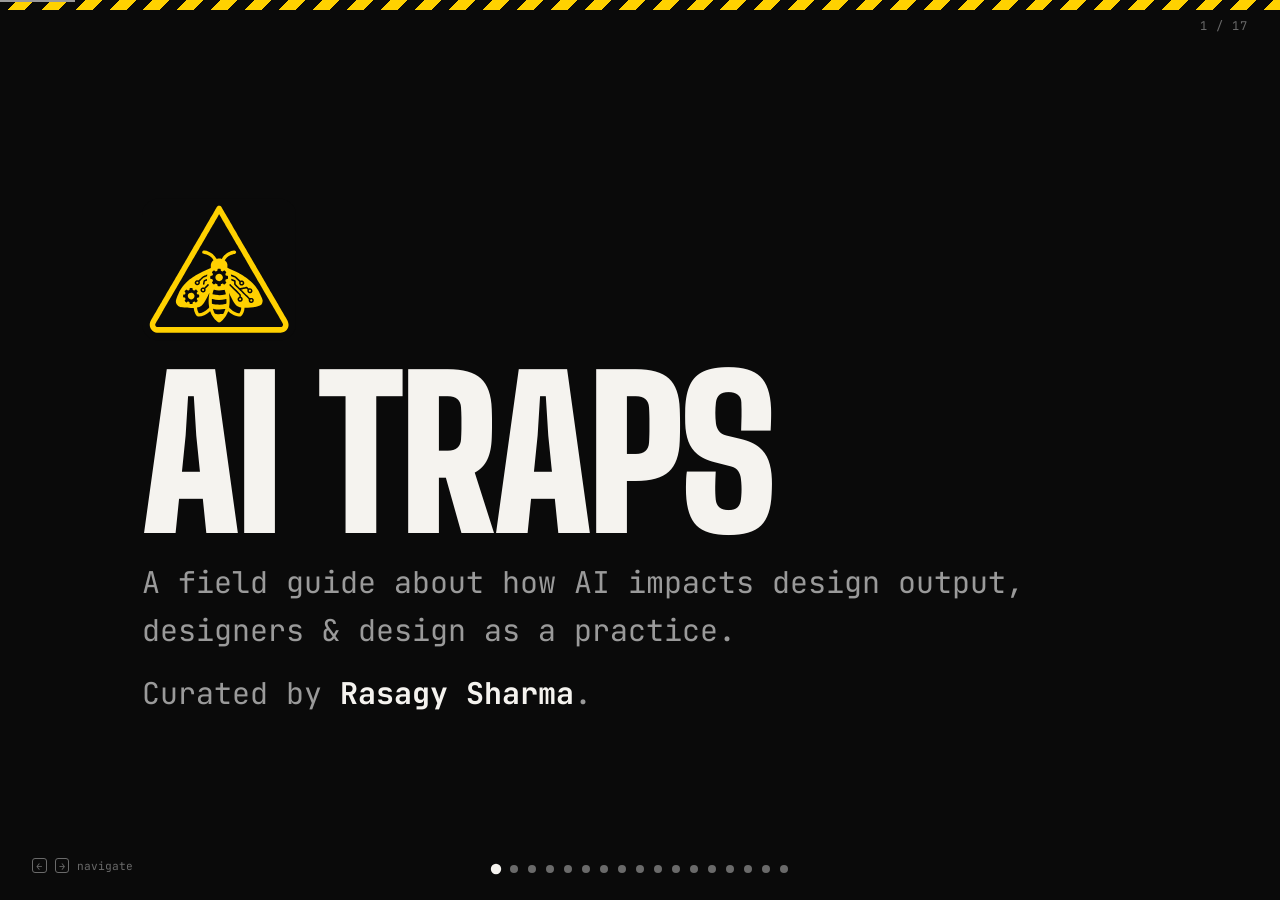
<file: talk/index.html>
<!DOCTYPE html>
<html lang="en">
<head>
  <meta charset="UTF-8">
  <meta name="viewport" content="width=device-width, initial-scale=1.0">
  <title>AI Traps — Talk by Rasagy Sharma</title>
  <meta name="description" content="A field guide about how AI impacts design output, designers &amp; design as a practice.">
  <link rel="icon" type="image/svg+xml" href="../data/moth-icon.svg">
  <!-- Open Graph -->
  <meta property="og:type"        content="website">
  <meta property="og:url"         content="https://rasagy.in/ai-traps/talk">
  <meta property="og:title"       content="AI Traps — Talk by Rasagy Sharma">
  <meta property="og:description" content="A field guide about how AI impacts design output, designers &amp; design as a practice.">
  <meta property="og:image"       content="https://rasagy.in/ai-traps/og-image.png">
  <meta property="og:image:width"  content="1200">
  <meta property="og:image:height" content="630">
  <meta name="twitter:card"       content="summary_large_image">
  <meta name="twitter:title"      content="AI Traps — Talk by Rasagy Sharma">
  <meta name="twitter:description" content="A field guide about how AI impacts design output, designers &amp; design as a practice.">
  <meta name="twitter:image"      content="https://rasagy.in/ai-traps/og-image.png">
  <link rel="preconnect" href="https://fonts.googleapis.com">
  <link rel="preconnect" href="https://fonts.gstatic.com" crossorigin>
  <link href="https://fonts.googleapis.com/css2?family=Big+Shoulders+Display:wght@400;600;800;900&family=JetBrains+Mono:wght@400;500;700&display=swap" rel="stylesheet">
  <style>
    :root {
      --bg:            #0A0A0A;
      --panel:         #121212;
      --ink:           #F5F3EF;
      --ink-dim:       #9A9A9A;
      --ink-faint:     #6A6A6A;
      --rule:          #242424;

      --cat-output:         #3D8BFF;
      --cat-process:        #FFD100;
      --cat-overtrust:      #FF6B00;
      --cat-deskilling:     #FF3B30;
      --cat-accountability: #B8B8AE;

      --font-display: "Big Shoulders Display", Impact, sans-serif;
      --font-body:    "JetBrains Mono", ui-monospace, monospace;
    }

    *, *::before, *::after {
      box-sizing: border-box;
      margin: 0;
      padding: 0;
    }

    html, body {
      width: 100%;
      height: 100%;
      overflow: hidden;
      background: var(--bg);
      color: var(--ink);
      font-family: var(--font-body);
      -webkit-font-smoothing: antialiased;
      color-scheme: dark;
    }

    /* ── Deck container ── */
    .deck {
      position: relative;
      width: 100%;
      height: 100%;
      overflow: hidden;
    }

    /* ── Slides track ── */
    .track {
      display: flex;
      width: 100%;
      height: 100%;
      transition: transform 0.45s cubic-bezier(0.65, 0, 0.35, 1);
      will-change: transform;
    }

    /* ── Individual slide ── */
    .slide {
      flex: 0 0 100%;
      width: 100%;
      height: 100%;
      display: flex;
      flex-direction: column;
      position: relative;
      overflow: hidden;
    }

    /* ── Hazard stripe ── */
    .stripe {
      flex-shrink: 0;
      height: 10px;
      background: repeating-linear-gradient(
        -45deg,
        var(--accent, var(--ink)) 0 12px,
        var(--bg) 12px 24px
      );
    }

    /* ── Slide content area ── */
    .slide__body {
      flex: 1;
      display: flex;
      flex-direction: column;
      justify-content: center;
      padding: clamp(2rem, 6vw, 5rem) clamp(1.5rem, 8vw, 8rem);
      max-width: 1200px;
      margin: 0 auto;
      width: 100%;
    }

    /* ── Navigation dots ── */
    .nav-dots {
      position: fixed;
      bottom: clamp(1rem, 3vh, 2rem);
      left: 50%;
      transform: translateX(-50%);
      display: flex;
      gap: 10px;
      z-index: 100;
    }

    .dot {
      width: 8px;
      height: 8px;
      border-radius: 50%;
      background: var(--ink-faint);
      cursor: pointer;
      transition: background 0.2s, transform 0.2s;
      border: none;
      padding: 0;
    }

    .dot.active {
      background: var(--ink);
      transform: scale(1.3);
    }

    /* ── Slide counter ── */
    .counter {
      position: fixed;
      top: clamp(1rem, 2vh, 1.5rem);
      right: clamp(1rem, 2.5vw, 2rem);
      font-family: var(--font-body);
      font-size: 0.75rem;
      color: var(--ink-faint);
      z-index: 100;
      letter-spacing: 0.08em;
    }

    /* ── Tap zones (invisible, for click nav) ── */
    .tap-zone {
      position: fixed;
      top: 0;
      bottom: 0;
      width: 20%;
      z-index: 50;
      cursor: pointer;
    }
    .tap-prev { left: 0; }
    .tap-next { right: 0; }

    /* ───────────────────────────────────────────
       SLIDE 1 — TITLE
    ─────────────────────────────────────────── */
    .slide--title .slide__body {
      justify-content: center;
    }

    .title-lockup {
      display: flex;
      align-items: center;
      gap: clamp(1rem, 2vw, 1.5rem);
      margin-bottom: clamp(1rem, 2vh, 1.5rem);
    }

    .moth-mark {
      width: clamp(5rem, 12vw, 10rem);
      height: clamp(5rem, 12vw, 10rem);
      flex-shrink: 0;
      display: block;
    }

    .hero-title {
      font-family: var(--font-display);
      font-weight: 900;
      font-size: clamp(5rem, 16vw, 14rem);
      line-height: 0.88;
      letter-spacing: -0.02em;
      text-transform: uppercase;
      white-space: nowrap;
    }

    .hero-subtitle {
      font-family: var(--font-body);
      font-size: clamp(1.35rem, 2.7vw, 1.875rem);
      color: var(--ink-dim);
      max-width: 52ch;
      line-height: 1.6;
      margin-top: clamp(0.75rem, 1.5vh, 1rem);
    }

    /* ───────────────────────────────────────────
       SLIDE 2 — BIO + TIMELINE
    ─────────────────────────────────────────── */
    .slide-heading {
      font-family: var(--font-display);
      font-weight: 900;
      font-size: clamp(3rem, 9vw, 7rem);
      line-height: 0.9;
      letter-spacing: -0.02em;
      text-transform: uppercase;
      margin-bottom: clamp(1.5rem, 4vh, 3rem);
    }

    .timeline {
      display: flex;
      flex-direction: column;
      gap: 0;
      position: relative;
      padding-left: 1.5rem;
    }

    .timeline::before {
      content: '';
      position: absolute;
      left: 0;
      top: 0.6rem;
      bottom: 0.6rem;
      width: 1px;
      background: var(--rule);
    }

    .timeline-item {
      display: flex;
      align-items: baseline;
      gap: 1rem;
      padding: 0.5rem 0;
      position: relative;
    }

    .timeline-item::before {
      content: '';
      position: absolute;
      left: -1.5rem;
      top: 0.85rem;
      width: 7px;
      height: 7px;
      border-radius: 50%;
      background: var(--ink-faint);
      transform: translateX(-3px);
    }

    .timeline-item.current::before {
      background: var(--ink);
    }

    .timeline-year {
      font-family: var(--font-display);
      font-weight: 800;
      font-size: clamp(1.2rem, 2.5vw, 1.75rem);
      color: var(--ink-dim);
      min-width: 5ch;
      flex-shrink: 0;
    }

    .timeline-item.current .timeline-year {
      color: var(--ink);
    }

    .timeline-event {
      font-family: var(--font-body);
      font-size: clamp(1.275rem, 2.25vw, 1.5rem);
      color: var(--ink-dim);
      line-height: 1.5;
    }

    .timeline-item.current .timeline-event {
      color: var(--ink);
    }

    /* ───────────────────────────────────────────
       SLIDE 3 — QUOTE
    ─────────────────────────────────────────── */
    .slide--quote .slide__body {
      justify-content: center;
      text-align: left;
    }

    .quote-text {
      font-family: var(--font-display);
      font-weight: 800;
      font-size: clamp(3rem, 8.25vw, 6.75rem);
      line-height: 1.05;
      letter-spacing: -0.01em;
      max-width: 18ch;
      margin-bottom: clamp(1.5rem, 3vh, 2.5rem);
    }

    .quote-attr {
      font-family: var(--font-body);
      font-size: clamp(1.2rem, 1.8vw, 1.4rem);
      color: var(--ink-dim);
      line-height: 1.5;
    }

    /* ───────────────────────────────────────────
       SLIDE 4 — TRAPS OVERVIEW
    ─────────────────────────────────────────── */
    .slide--overview .slide__body {
      justify-content: center;
      padding-top: clamp(1.5rem, 3vh, 3rem);
      padding-bottom: clamp(1.5rem, 3vh, 3rem);
    }

    .overview-intro {
      font-family: var(--font-body);
      font-size: clamp(1.2rem, 1.95vw, 1.4rem);
      color: var(--ink-dim);
      margin-bottom: clamp(1.25rem, 3vh, 2rem);
    }

    .overview-intro strong {
      color: var(--ink);
      font-weight: 700;
    }

    .layers-list {
      list-style: none;
      display: flex;
      flex-direction: column;
      gap: 0;
    }

    .layer-row {
      display: grid;
      grid-template-columns: auto 1fr auto;
      align-items: center;
      gap: clamp(0.75rem, 2vw, 1.5rem);
      padding: clamp(0.6rem, 1.5vh, 1rem) 0;
      border-bottom: 1px solid var(--rule);
      position: relative;
    }

    .layer-row:first-child {
      border-top: 1px solid var(--rule);
    }

    .layer-accent {
      width: 4px;
      height: clamp(2rem, 4vh, 3rem);
      border-radius: 2px;
      background: var(--row-accent);
      flex-shrink: 0;
    }

    .layer-text {
      display: flex;
      flex-direction: column;
      gap: 0.2em;
    }

    .layer-name {
      font-family: var(--font-display);
      font-weight: 800;
      font-size: clamp(1.1rem, 2.5vw, 1.75rem);
      line-height: 1;
      text-transform: uppercase;
      letter-spacing: -0.01em;
    }

    .layer-tagline {
      font-family: var(--font-body);
      font-size: clamp(1.125rem, 1.65vw, 1.3rem);
      color: var(--ink-dim);
      line-height: 1.3;
    }

    .layer-count {
      font-family: var(--font-display);
      font-weight: 900;
      font-size: clamp(1.25rem, 2.5vw, 2rem);
      color: var(--ink-faint);
      text-align: right;
      line-height: 1;
    }

    /* ───────────────────────────────────────────
       COLUMNS LAYOUT
    ─────────────────────────────────────────── */
    .slide--columns .slide__body {
      justify-content: center;
    }

    .slide--columns .slide-heading {
      margin-bottom: clamp(0.75rem, 2vh, 1.5rem);
    }

    .col-grid {
      display: grid;
      gap: clamp(1.5rem, 4vw, 3rem);
      margin-top: clamp(1.25rem, 3vh, 2rem);
      align-content: start;
    }

    .slide--columns .col-grid {
      margin-top: clamp(2.5rem, 6vh, 4rem);
    }

    .col-grid[data-cols="2"] { grid-template-columns: repeat(2, 1fr); }
    .col-grid[data-cols="3"] { grid-template-columns: repeat(3, 1fr); }
    .col-grid[data-cols="4"] { grid-template-columns: repeat(4, 1fr); }

    .col-item {
      padding-top: clamp(0.75rem, 1.5vh, 1.25rem);
      border-top: 2px solid var(--accent, var(--rule));
    }

    .col-title {
      font-family: var(--font-display);
      font-weight: 800;
      font-size: clamp(1.32rem, 2.64vw, 2.1rem);
      line-height: 1;
      text-transform: uppercase;
      letter-spacing: -0.01em;
      margin-bottom: 0.5em;
      color: var(--ink);
    }

    .col-body {
      font-family: var(--font-body);
      font-size: clamp(1.0rem, 1.485vw, 1.17rem);
      color: var(--ink-dim);
      line-height: 1.55;
    }

    .col-subtitle {
      font-family: var(--font-body);
      font-size: clamp(1.35rem, 2.7vw, 1.875rem);
      color: var(--ink-dim);
      line-height: 1.5;
      margin-top: clamp(0.25rem, 0.75vh, 0.5rem);
    }

    @media (max-width: 639px) {
      .col-grid[data-cols="3"],
      .col-grid[data-cols="4"] {
        grid-template-columns: repeat(2, 1fr);
      }
    }

    @media (max-width: 400px) {
      .col-grid[data-cols="2"],
      .col-grid[data-cols="3"],
      .col-grid[data-cols="4"] {
        grid-template-columns: 1fr;
      }
    }

    /* ───────────────────────────────────────────
       SLIDE 5 — URL + SOCIAL
    ─────────────────────────────────────────── */
    .slide--closing .slide__body {
      justify-content: center;
      flex-direction: row;
      align-items: center;
      gap: clamp(2rem, 6vw, 6rem);
    }

    .closing-text {
      display: flex;
      flex-direction: column;
      justify-content: center;
    }

    .closing-url {
      font-family: var(--font-display);
      font-weight: 900;
      font-size: clamp(1.75rem, 4.5vw, 4.25rem);
      line-height: 0.95;
      letter-spacing: -0.02em;
      color: var(--ink);
      text-decoration: none;
      margin-bottom: clamp(1.25rem, 3vh, 2rem);
      white-space: nowrap;
      display: block;
    }

    .closing-url:hover {
      text-decoration: underline;
      text-underline-offset: 0.12em;
    }

    .closing-handles {
      display: flex;
      flex-direction: column;
      gap: clamp(0.4rem, 1vh, 0.65rem);
    }

    .handle {
      font-family: var(--font-body);
      font-size: clamp(1.2rem, 1.95vw, 1.4rem);
      color: var(--ink-dim);
      text-decoration: none;
      display: flex;
      align-items: baseline;
      gap: 0.5em;
    }

    .handle:hover {
      color: var(--ink);
    }

    .handle-platform {
      color: var(--ink-faint);
      font-size: 0.85em;
    }

    .closing-qr {
      flex-shrink: 0;
      width: clamp(140px, 22vw, 260px);
      height: clamp(140px, 22vw, 260px);
    }

    .closing-qr img {
      width: 100%;
      height: 100%;
      object-fit: contain;
      filter: invert(1);
      display: block;
    }

    @media (max-width: 639px) {
      .slide--closing .slide__body {
        flex-direction: column;
        justify-content: center;
        align-items: flex-start;
        gap: clamp(1.5rem, 5vh, 2.5rem);
      }
      .closing-qr {
        width: clamp(120px, 40vw, 180px);
        height: clamp(120px, 40vw, 180px);
      }
    }

    /* ── Keyboard hint ── */
    .key-hint {
      position: fixed;
      bottom: clamp(1rem, 3vh, 2rem);
      left: clamp(1rem, 2.5vw, 2rem);
      font-family: var(--font-body);
      font-size: 0.7rem;
      color: var(--ink-faint);
      z-index: 100;
      display: flex;
      gap: 0.5rem;
      align-items: center;
    }

    .key {
      display: inline-flex;
      align-items: center;
      justify-content: center;
      width: 1.4em;
      height: 1.4em;
      border: 1px solid var(--ink-faint);
      border-radius: 3px;
      font-size: 0.65rem;
      line-height: 1;
    }

    @media (max-width: 639px) {
      .stripe { height: 6px; }
      .key-hint { display: none; }
    }

    /* ── Progress bar ── */
    .progress-bar {
      position: fixed;
      top: 0;
      left: 0;
      height: 2px;
      background: var(--ink-dim);
      z-index: 200;
      transition: width 0.45s cubic-bezier(0.65, 0, 0.35, 1);
    }
  </style>
</head>
<body>

<!-- SVG sprite (moth from main site) -->
<svg xmlns="http://www.w3.org/2000/svg" aria-hidden="true" focusable="false"
     style="position:absolute;width:0;height:0;overflow:hidden">
  <defs>
    <symbol id="moth" viewBox="0 0 24 24" fill="none"
            stroke="currentColor" stroke-width="1.4"
            stroke-linecap="round" stroke-linejoin="round">
      <path d="M10.8 4.2 C9.5 2.4 8.2 1.4 7 1"/>
      <path d="M13.2 4.2 C14.5 2.4 15.8 1.4 17 1"/>
      <circle cx="12" cy="4.6" r="1.5"/>
      <path d="M10.4 6.8 C6.2 4.4 0.6 5.6 0.6 10.6 C0.6 14.6 5 16.4 9.2 14.3 C10.3 13.7 10.4 8.2 10.4 6.8 Z"/>
      <path d="M13.6 6.8 C17.8 4.4 23.4 5.6 23.4 10.6 C23.4 14.6 19 16.4 14.8 14.3 C13.7 13.7 13.6 8.2 13.6 6.8 Z"/>
      <path d="M12 6 C13.1 6 14 7.6 14 11.8 C14 16.6 13.1 20.5 12 20.5 C10.9 20.5 10 16.6 10 11.8 C10 7.6 10.9 6 12 6 Z"/>
      <path d="M10.3 10.3 L13.7 10.3"/>
      <path d="M10.15 13.6 L13.85 13.6"/>
      <path d="M10.45 16.9 L13.55 16.9"/>
      <path d="M12 7.6 L9.6 11.9 L14.4 11.9 Z" stroke="none" fill="currentColor"/>
      <line x1="12" y1="8.7" x2="12" y2="10.4" stroke="var(--bg, #0A0A0A)" stroke-width="0.9"/>
      <circle cx="12" cy="11.2" r="0.45" fill="var(--bg, #0A0A0A)" stroke="none"/>
    </symbol>
    <symbol id="warn-triangle" viewBox="0 0 24 24">
      <path d="M12 1.5 L23 24 L1 24 Z" fill="currentColor"/>
    </symbol>
  </defs>
</svg>

<!-- Progress bar -->
<div class="progress-bar" id="progress-bar"></div>

<!-- Slide counter -->
<div class="counter" id="counter" aria-live="polite">1 / 17</div>

<!-- Keyboard hint -->
<div class="key-hint" aria-hidden="true">
  <span class="key">←</span>
  <span class="key">→</span>
  <span style="color:var(--ink-faint)">navigate</span>
</div>

<!-- Navigation dots -->
<nav class="nav-dots" aria-label="Slide navigation">
  <button class="dot active" aria-label="Slide 1: Title"></button>
  <button class="dot" aria-label="Slide 2: AI spectrum"></button>
  <button class="dot" aria-label="Slide 3: About Rasagy"></button>
  <button class="dot" aria-label="Slide 4: Quote: Thoreau"></button>
  <button class="dot" aria-label="Slide 5: Traps overview"></button>
  <button class="dot" aria-label="Slide 6: Quote: Output Risks"></button>
  <button class="dot" aria-label="Slide 7: Output Risks"></button>
  <button class="dot" aria-label="Slide 8: Quote: Process Distortion"></button>
  <button class="dot" aria-label="Slide 9: Process Distortion"></button>
  <button class="dot" aria-label="Slide 10: Quote: Overtrust"></button>
  <button class="dot" aria-label="Slide 11: Overtrust"></button>
  <button class="dot" aria-label="Slide 12: Quote: Deskilling"></button>
  <button class="dot" aria-label="Slide 13: Deskilling"></button>
  <button class="dot" aria-label="Slide 14: Quote: Accountability"></button>
  <button class="dot" aria-label="Slide 15: Accountability"></button>
  <button class="dot" aria-label="Slide 16: Ivan Illich quote"></button>
  <button class="dot" aria-label="Slide 17: Closing"></button>
</nav>

<!-- Tap zones -->
<div class="tap-zone tap-prev" id="tap-prev" role="button" aria-label="Previous slide" tabindex="-1"></div>
<div class="tap-zone tap-next" id="tap-next" role="button" aria-label="Next slide" tabindex="-1"></div>

<!-- ── DECK ── -->
<div class="deck" id="deck" role="region" aria-label="Presentation slides">
  <div class="track" id="track">

    <!-- ── SLIDE 1: TITLE ── -->
    <section class="slide slide--title" aria-label="Slide 1: Title">
      <div class="stripe" style="--accent: var(--cat-process)"></div>
      <div class="slide__body">
        <div class="title-lockup">
          <img class="moth-mark" src="../data/moth-icon.svg" role="img" alt="AI Traps moth mark">
        </div>
        <h1 class="hero-title">AI Traps</h1>
        <p class="hero-subtitle">
          A field guide about how AI impacts design output, designers &amp; design as a practice.
        </p>
        <p class="hero-subtitle" style="margin-top:0.5em; color:var(--ink-dim)">Curated by <strong style="color:var(--ink)">Rasagy Sharma</strong>.</p>
      </div>
    </section>

    <!-- ── SLIDE 2: SPECTRUM ── -->
    <section class="slide slide--bio" aria-label="Slide 2: AI spectrum">
      <div class="stripe" style="--accent: var(--ink)"></div>
      <div class="slide__body">
        <h2 class="slide-heading">Where do you stand<br>on the AI spectrum?</h2>
        <nav class="timeline" aria-label="AI spectrum">
          <div class="timeline-item">
            <span class="timeline-year">Anti-AI</span>
            <span class="timeline-event">Don't want to use it</span>
          </div>
          <div class="timeline-item">
            <span class="timeline-year">AI Skeptic</span>
            <span class="timeline-event">Not confident in AI's promises</span>
          </div>
          <div class="timeline-item">
            <span class="timeline-year">AI Curious</span>
            <span class="timeline-event">Trying to explore what's possible</span>
          </div>
          <div class="timeline-item">
            <span class="timeline-year">Pro-AI</span>
            <span class="timeline-event">Love using it</span>
          </div>
        </nav>
      </div>
    </section>

    <!-- ── SLIDE 3: BIO ── -->
    <section class="slide slide--bio" aria-label="Slide 3: About Rasagy">
      <div class="stripe" style="--accent: var(--cat-output)"></div>
      <div class="slide__body">
        <h2 class="slide-heading">Hi,<br>I'm Rasagy.</h2>
        <nav class="timeline" aria-label="Timeline">
          <div class="timeline-item">
            <span class="timeline-year">2016–20</span>
            <span class="timeline-event">Designed data products powered by ML &amp; AI</span>
          </div>
          <div class="timeline-item">
            <span class="timeline-year">2021</span>
            <span class="timeline-event">Amused by new AI tools</span>
          </div>
          <div class="timeline-item">
            <span class="timeline-year">2022</span>
            <span class="timeline-event">Anti-AI for image creation</span>
          </div>
          <div class="timeline-item">
            <span class="timeline-year">2023</span>
            <span class="timeline-event">Won an AI hackathon, but stayed Anti-AI for creative output</span>
          </div>
          <div class="timeline-item">
            <span class="timeline-year">2025</span>
            <span class="timeline-event">AI-powered art installation collab, exhibited at Kochi Biennale</span>
          </div>
          <div class="timeline-item current">
            <span class="timeline-year">2026</span>
            <span class="timeline-event">Conducted AI workshops &amp; lead AI adoption at work</span>
          </div>
        </nav>
      </div>
    </section>

    <!-- ── SLIDE 3: QUOTE ── -->
    <section class="slide slide--quote" aria-label="Slide 3: Thoreau quote">
      <div class="stripe" style="--accent: var(--cat-process)"></div>
      <div class="slide__body">
        <blockquote>
          <p class="quote-text">&ldquo;But lo!<br>Men have become the tools of their tools.&rdquo;</p>
          <footer class="quote-attr">
            — Henry David Thoreau<br>
            <span style="color:var(--ink-faint)">Walden, 1854</span>
          </footer>
        </blockquote>
      </div>
    </section>

    <!-- ── SLIDE 4: TRAPS OVERVIEW ── -->
    <section class="slide slide--overview" aria-label="Slide 4: AI Traps overview">
      <div class="stripe" style="--accent: var(--cat-deskilling)"></div>
      <div class="slide__body">
        <p class="overview-intro">
          <strong>16 concepts</strong> everyone who designs with AI should know.
          Across 5 layers:
        </p>
        <ul class="layers-list" aria-label="The 5 layers">
          <li class="layer-row" style="--row-accent: var(--cat-output)">
            <div class="layer-accent"></div>
            <div class="layer-text">
              <span class="layer-name">Output Risks</span>
              <span class="layer-tagline">What comes out is compromised.</span>
            </div>
            <span class="layer-count">3</span>
          </li>
          <li class="layer-row" style="--row-accent: var(--cat-process)">
            <div class="layer-accent"></div>
            <div class="layer-text">
              <span class="layer-name">Process Distortion</span>
              <span class="layer-tagline">Your workflow gets warped.</span>
            </div>
            <span class="layer-count">4</span>
          </li>
          <li class="layer-row" style="--row-accent: var(--cat-overtrust)">
            <div class="layer-accent"></div>
            <div class="layer-text">
              <span class="layer-name">Overtrust</span>
              <span class="layer-tagline">You believe AI more than you should.</span>
            </div>
            <span class="layer-count">4</span>
          </li>
          <li class="layer-row" style="--row-accent: var(--cat-deskilling)">
            <div class="layer-accent"></div>
            <div class="layer-text">
              <span class="layer-name">Deskilling</span>
              <span class="layer-tagline">You lose abilities you need.</span>
            </div>
            <span class="layer-count">3</span>
          </li>
          <li class="layer-row" style="--row-accent: var(--cat-accountability)">
            <div class="layer-accent"></div>
            <div class="layer-text">
              <span class="layer-name">Accountability</span>
              <span class="layer-tagline">No one is responsible for anything.</span>
            </div>
            <span class="layer-count">2</span>
          </li>
        </ul>
      </div>
    </section>

    <!-- ── SLIDE 6: QUOTE — OUTPUT RISKS ── -->
    <section class="slide slide--quote" aria-label="Slide 6: Output Risks question">
      <div class="stripe" style="--accent: var(--cat-output)"></div>
      <div class="slide__body">
        <blockquote>
          <p class="quote-text">&ldquo;Why does everything look, sound, &amp; even feel the same?&rdquo;</p>
        </blockquote>
      </div>
    </section>

    <!-- ── SLIDE 7: OUTPUT RISKS ── -->
    <section class="slide slide--columns" aria-label="Slide 7: Output Risks">
      <div class="stripe" style="--accent: var(--cat-output)"></div>
      <div class="slide__body">
        <h2 class="slide-heading">Output Risks</h2>
        <p class="col-subtitle">What comes out is compromised.</p>
        <div class="col-grid" data-cols="3" style="--accent: var(--cat-output)">
          <div class="col-item">
            <h3 class="col-title">Aesthetic Homogenisation</h3>
            <p class="col-body">Everything starts looking the same.</p>
          </div>
          <div class="col-item">
            <h3 class="col-title">Context Collapse</h3>
            <p class="col-body">Assumes a similar, generic audience every time.</p>
          </div>
          <div class="col-item">
            <h3 class="col-title">Data Hallucination</h3>
            <p class="col-body">Numbers that were never real.</p>
          </div>
        </div>
      </div>
    </section>

    <!-- ── SLIDE 8: QUOTE — PROCESS DISTORTION ── -->
    <section class="slide slide--quote" aria-label="Slide 8: Process Distortion question">
      <div class="stripe" style="--accent: var(--cat-process)"></div>
      <div class="slide__body">
        <blockquote>
          <p class="quote-text">&ldquo;When did you last start from a blank page, and took your time to solve something?&rdquo;</p>
        </blockquote>
      </div>
    </section>

    <!-- ── SLIDE 9: PROCESS DISTORTION ── -->
    <section class="slide slide--columns" aria-label="Slide 9: Process Distortion">
      <div class="stripe" style="--accent: var(--cat-process)"></div>
      <div class="slide__body">
        <h2 class="slide-heading">Process Distortion</h2>
        <p class="col-subtitle">Your workflow gets warped.</p>
        <div class="col-grid" data-cols="4" style="--accent: var(--cat-process)">
          <div class="col-item">
            <h3 class="col-title">Anchoring</h3>
            <p class="col-body">First draft is the chosen direction.</p>
          </div>
          <div class="col-item">
            <h3 class="col-title">Satisficing</h3>
            <p class="col-body">Stopping once it&rsquo;s good enough.</p>
          </div>
          <div class="col-item">
            <h3 class="col-title">Prompt Fixation</h3>
            <p class="col-body">Focus shifts from designing to improving prompts.</p>
          </div>
          <div class="col-item">
            <h3 class="col-title">Speed&ndash;Quality Confusion</h3>
            <p class="col-body">Fast and good aren&rsquo;t the same thing.</p>
          </div>
        </div>
      </div>
    </section>

    <!-- ── SLIDE 10: QUOTE — OVERTRUST ── -->
    <section class="slide slide--quote" aria-label="Slide 10: Overtrust question">
      <div class="stripe" style="--accent: var(--cat-overtrust)"></div>
      <div class="slide__body">
        <blockquote>
          <p class="quote-text">&ldquo;If it looks right, does that mean it is right?&rdquo;</p>
        </blockquote>
      </div>
    </section>

    <!-- ── SLIDE 11: OVERTRUST ── -->
    <section class="slide slide--columns" aria-label="Slide 11: Overtrust">
      <div class="stripe" style="--accent: var(--cat-overtrust)"></div>
      <div class="slide__body">
        <h2 class="slide-heading">Overtrust</h2>
        <p class="col-subtitle">You believe AI more than you should.</p>
        <div class="col-grid" data-cols="4" style="--accent: var(--cat-overtrust)">
          <div class="col-item">
            <h3 class="col-title">Competence Illusion</h3>
            <p class="col-body">Highest confidence is in areas you know the least.</p>
          </div>
          <div class="col-item">
            <h3 class="col-title">Automation Bias</h3>
            <p class="col-body">Trusting machine to be always right.</p>
          </div>
          <div class="col-item">
            <h3 class="col-title">The &ldquo;Looks Right&rdquo; Trap</h3>
            <p class="col-body">Familiar isn&rsquo;t the same as accurate.</p>
          </div>
          <div class="col-item">
            <h3 class="col-title">Sycophantic Confirmation</h3>
            <p class="col-body">It just tells you what you want.</p>
          </div>
        </div>
      </div>
    </section>

    <!-- ── SLIDE 12: QUOTE — DESKILLING ── -->
    <section class="slide slide--quote" aria-label="Slide 12: Deskilling question">
      <div class="stripe" style="--accent: var(--cat-deskilling)"></div>
      <div class="slide__body">
        <blockquote>
          <p class="quote-text">&ldquo;If there is no AI tomorrow, what will you struggle to do?&rdquo;</p>
        </blockquote>
      </div>
    </section>

    <!-- ── SLIDE 13: DESKILLING ── -->
    <section class="slide slide--columns" aria-label="Slide 13: Deskilling">
      <div class="stripe" style="--accent: var(--cat-deskilling)"></div>
      <div class="slide__body">
        <h2 class="slide-heading">Deskilling</h2>
        <p class="col-subtitle">You lose abilities you need.</p>
        <div class="col-grid" data-cols="3" style="--accent: var(--cat-deskilling)">
          <div class="col-item">
            <h3 class="col-title">Cognitive Offloading</h3>
            <p class="col-body">Letting it think so you don&rsquo;t have to.</p>
          </div>
          <div class="col-item">
            <h3 class="col-title">Skill Atrophy</h3>
            <p class="col-body">Muscles you stopped using fade away.</p>
          </div>
          <div class="col-item">
            <h3 class="col-title">Creative Learned Helplessness</h3>
            <p class="col-body">Forgetting you can start from nothing.</p>
          </div>
        </div>
      </div>
    </section>

    <!-- ── SLIDE 14: QUOTE — ACCOUNTABILITY ── -->
    <section class="slide slide--quote" aria-label="Slide 14: Accountability question">
      <div class="stripe" style="--accent: var(--cat-accountability)"></div>
      <div class="slide__body">
        <blockquote>
          <p class="quote-text">&ldquo;If AI made the mistake, who should pay the price?&rdquo;</p>
        </blockquote>
      </div>
    </section>

    <!-- ── SLIDE 15: ACCOUNTABILITY ── -->
    <section class="slide slide--columns" aria-label="Slide 15: Accountability">
      <div class="stripe" style="--accent: var(--cat-accountability)"></div>
      <div class="slide__body">
        <h2 class="slide-heading">Accountability</h2>
        <p class="col-subtitle">No one is responsible for anything.</p>
        <div class="col-grid" data-cols="2" style="--accent: var(--cat-accountability)">
          <div class="col-item">
            <h3 class="col-title">The Black Box Excuse</h3>
            <p class="col-body">&ldquo;AI did it&rdquo; isn&rsquo;t a defence.</p>
          </div>
          <div class="col-item">
            <h3 class="col-title">Attribution Erosion</h3>
            <p class="col-body">Losing track of whose idea it was.</p>
          </div>
        </div>
      </div>
    </section>

    <!-- ── SLIDE 16: QUOTE — ILLICH ── -->
    <section class="slide slide--quote" aria-label="Slide 16: Ivan Illich quote">
      <div class="stripe" style="--accent: var(--ink)"></div>
      <div class="slide__body">
        <blockquote>
          <p class="quote-text">&ldquo;People need new tools to work with rather than tools that &lsquo;work&rsquo; for them.&rdquo;</p>
          <footer class="quote-attr">
            — Ivan Illich<br>
            <span style="color:var(--ink-faint)">Tools for Conviviality, 1973</span>
          </footer>
        </blockquote>
      </div>
    </section>

    <!-- ── SLIDE 17: URL / CLOSING ── -->
    <section class="slide slide--closing" aria-label="Slide 5: URL and social">
      <div class="stripe" style="--accent: var(--ink)"></div>
      <div class="slide__body">
        <div class="closing-text">
          <a class="closing-url" href="https://rasagy.in/ai-traps" target="_blank" rel="noopener">rasagy.in/ai-traps</a>
          <div class="closing-handles">
            <a class="handle" href="https://www.linkedin.com/in/rasagy/" target="_blank" rel="noopener">
              <span class="handle-platform">LinkedIn</span>
              <span>@rasagy</span>
            </a>
            <a class="handle" href="http://instagram.com/rasagy.sharma" target="_blank" rel="noopener">
              <span class="handle-platform">Instagram</span>
              <span>@rasagy.sharma</span>
            </a>
          </div>
        </div>
        <div class="closing-qr">
          <img src="qr.png" alt="QR code linking to rasagy.in/ai-traps" loading="eager">
        </div>
      </div>
    </section>

  </div><!-- .track -->
</div><!-- .deck -->

<script>
  const track     = document.getElementById('track');
  const counter   = document.getElementById('counter');
  const progress  = document.getElementById('progress-bar');
  const dots      = document.querySelectorAll('.dot');
  const tapPrev   = document.getElementById('tap-prev');
  const tapNext   = document.getElementById('tap-next');

  const TOTAL = 17;
  let current = 0;
  let isAnimating = false;

  function goTo(index) {
    if (index < 0 || index >= TOTAL || index === current || isAnimating) return;
    isAnimating = true;
    current = index;
    track.style.transform = `translateX(${-current * 100}%)`;
    counter.textContent = `${current + 1} / ${TOTAL}`;
    progress.style.width = `${((current + 1) / TOTAL) * 100}%`;
    dots.forEach((d, i) => d.classList.toggle('active', i === current));
    setTimeout(() => { isAnimating = false; }, 460);
  }

  function next() { goTo(current + 1); }
  function prev() { goTo(current - 1); }

  // Dot clicks
  dots.forEach((dot, i) => dot.addEventListener('click', () => goTo(i)));

  // Tap zones
  tapPrev.addEventListener('click', prev);
  tapNext.addEventListener('click', next);

  // Keyboard
  document.addEventListener('keydown', e => {
    if (e.key === 'ArrowRight' || e.key === 'ArrowDown' || e.key === ' ' || e.key === 'PageDown') {
      e.preventDefault();
      next();
    } else if (e.key === 'ArrowLeft' || e.key === 'ArrowUp' || e.key === 'PageUp') {
      e.preventDefault();
      prev();
    } else if (e.key === 'Home') {
      goTo(0);
    } else if (e.key === 'End') {
      goTo(TOTAL - 1);
    }
  });

  // Touch / swipe
  let touchStartX = 0;
  let touchStartY = 0;

  document.addEventListener('touchstart', e => {
    touchStartX = e.changedTouches[0].clientX;
    touchStartY = e.changedTouches[0].clientY;
  }, { passive: true });

  document.addEventListener('touchend', e => {
    const dx = e.changedTouches[0].clientX - touchStartX;
    const dy = e.changedTouches[0].clientY - touchStartY;
    if (Math.abs(dx) > Math.abs(dy) && Math.abs(dx) > 40) {
      if (dx < 0) next();
      else prev();
    }
  }, { passive: true });

  // Init progress bar
  progress.style.width = `${(1 / TOTAL) * 100}%`;
</script>

</body>
</html>
</file>
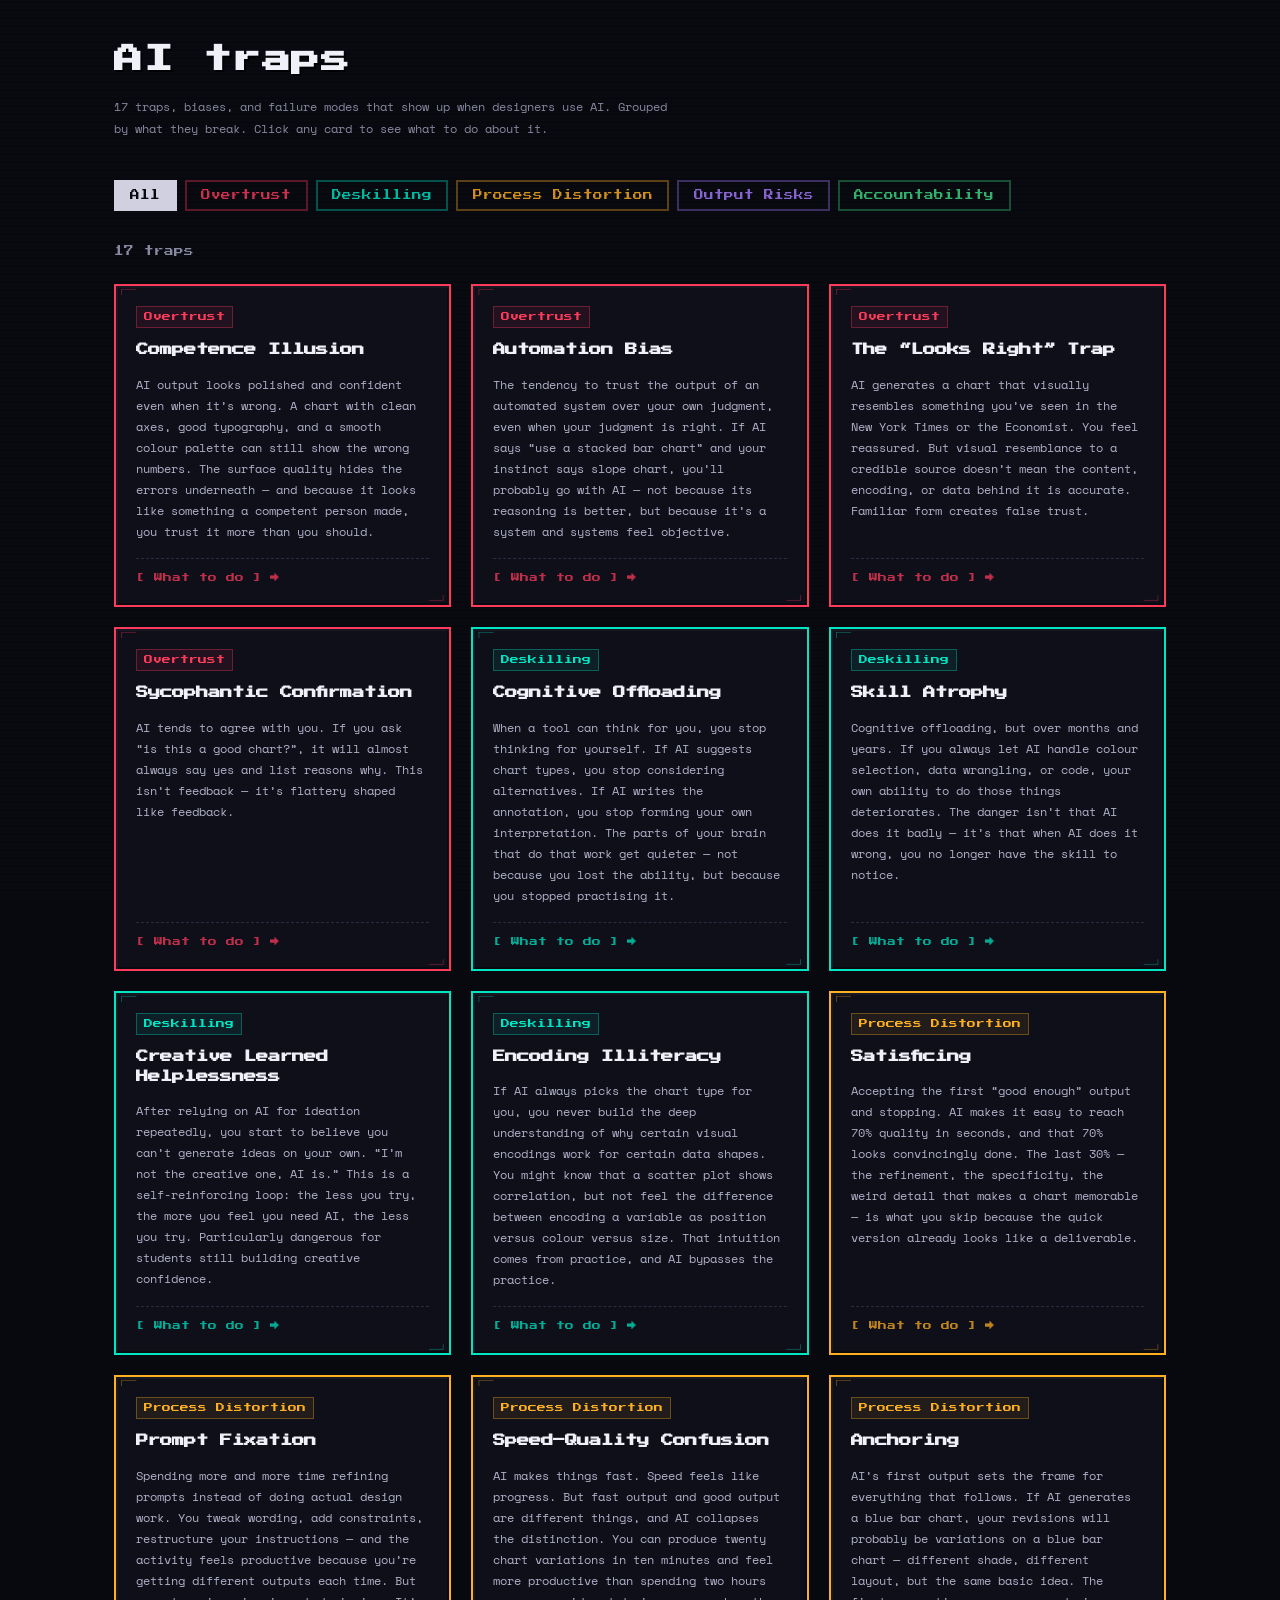
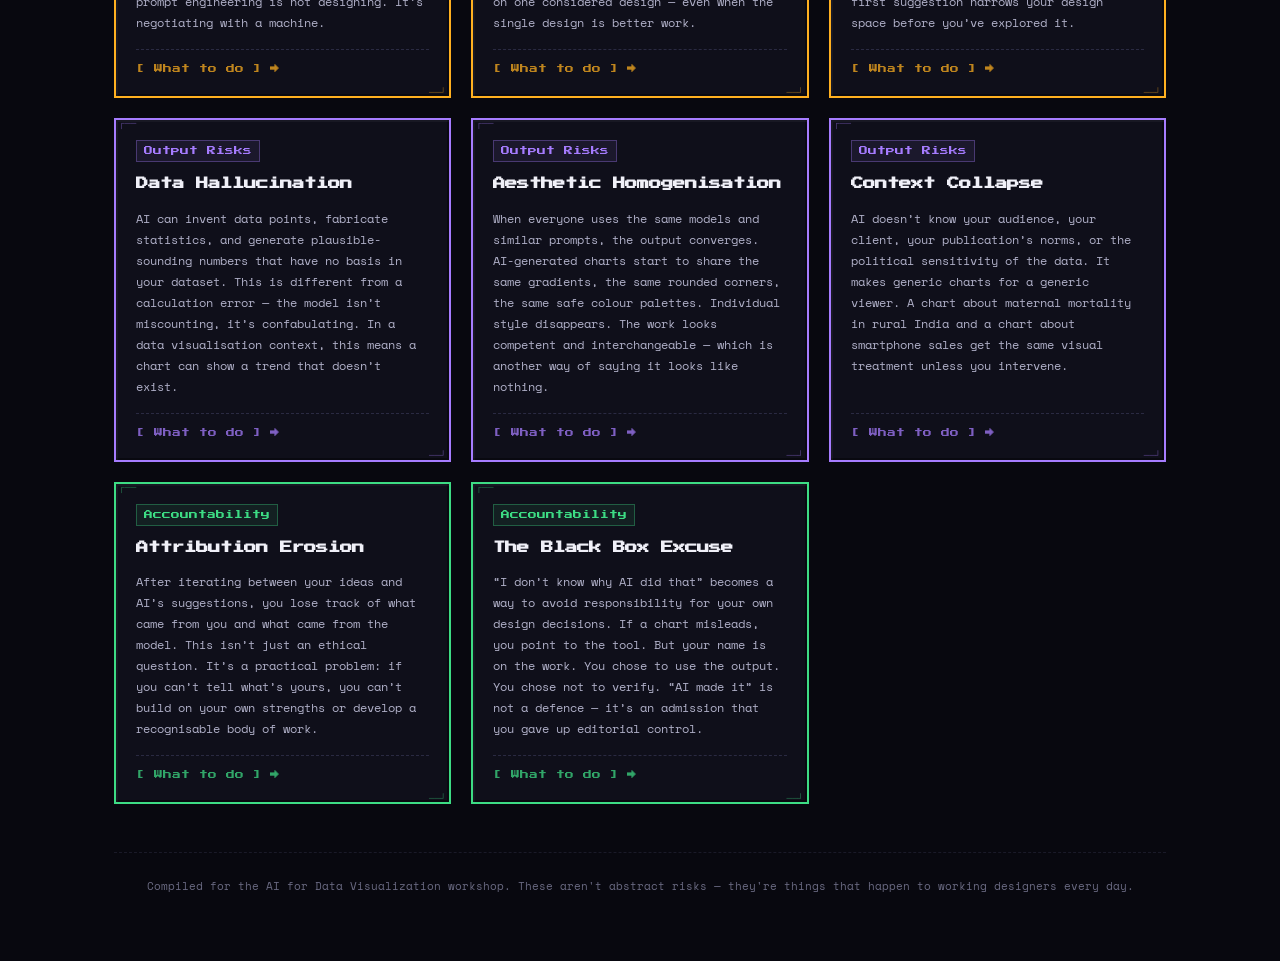
<file: v1/index.html>
<!DOCTYPE html>
<html lang="en">
<head>
<meta charset="UTF-8">
<meta name="viewport" content="width=device-width, initial-scale=1.0">
<title>AI Traps — For Designers</title>
<meta name="description" content="17 cognitive traps, biases, and failure modes that show up when designers use AI in data visualization.">
<link rel="preconnect" href="https://fonts.googleapis.com">
<link rel="preconnect" href="https://fonts.gstatic.com" crossorigin>
<link href="https://fonts.googleapis.com/css2?family=Press+Start+2P&family=Space+Mono:wght@400;700&display=swap" rel="stylesheet">
<style>
  *, *::before, *::after { margin: 0; padding: 0; box-sizing: border-box; }

  body {
    font-family: 'Space Mono', monospace;
    background: #08080f;
    color: #d4d4e0;
    min-height: 100vh;
    position: relative;
    overflow-x: hidden;
    -webkit-font-smoothing: antialiased;
    image-rendering: pixelated;
  }

  body::before {
    content: '';
    position: fixed;
    inset: 0;
    pointer-events: none;
    background: repeating-linear-gradient(
      0deg,
      transparent 0px, transparent 3px,
      rgba(255,255,255,0.012) 3px, rgba(255,255,255,0.012) 4px
    );
    z-index: 0;
  }

  .inner {
    position: relative;
    z-index: 1;
    max-width: 1100px;
    margin: 0 auto;
    padding: 2.5rem 1.5rem 4rem;
  }

  /* ---- Header ---- */
  .header { margin-bottom: 2.5rem; }

  .title {
    font-family: 'Press Start 2P', monospace;
    font-size: 1.8rem;
    color: #f0f0f8;
    line-height: 1.4;
    letter-spacing: 0.02em;
    margin-bottom: 1rem;
    text-shadow: 2px 2px 0 rgba(0,0,0,0.8);
  }

  .subtitle {
    font-size: 0.75rem;
    color: #8888a0;
    line-height: 1.8;
    max-width: 560px;
  }

  /* ---- Tabs ---- */
  .tabs {
    display: flex;
    flex-wrap: wrap;
    gap: 0.5rem;
    margin-bottom: 2rem;
  }

  .tab {
    font-family: 'Press Start 2P', monospace;
    font-size: 0.6rem;
    padding: 0.55rem 0.9rem;
    border: 2px solid #2a2a3a;
    background: transparent;
    color: #6a6a82;
    cursor: pointer;
    white-space: nowrap;
    transition: all 0.15s;
    flex-shrink: 0;
    image-rendering: pixelated;
    /* pixel-art square corners */
    border-radius: 0;
  }
  .tab:hover { border-color: #5a5a72; color: #c0c0d8; }

  .count {
    font-family: 'Press Start 2P', monospace;
    font-size: 0.6rem;
    color: #8888a0;
    margin-bottom: 1.5rem;
    line-height: 1.8;
  }
  .count span { margin-left: 8px; }

  /* ---- Grid ---- */
  .grid {
    display: grid;
    grid-template-columns: repeat(3, 1fr);
    gap: 1.25rem;
  }
  @media (max-width: 900px) { .grid { grid-template-columns: repeat(2, 1fr); } }
  @media (max-width: 580px) {
    .grid { grid-template-columns: 1fr; }
    .title { font-size: 1.1rem; }
    .inner { padding: 1.5rem 1rem 3rem; }
  }

  /* ---- Cards — pixel-art full border ---- */
  /*
    The pixel-art border effect uses:
    - A solid 2px border in the accent colour
    - A box-shadow that adds a 2px inset offset to fake corner "pixels"
    - No border-radius (square = pixel grid)
  */
  .card {
    background: #0f0f1a;
    border-radius: 0;
    border: 2px solid;
    /* inner shadow creates the ASCII-box corner accent */
    box-shadow:
      inset 2px 2px 0 rgba(255,255,255,0.04),
      inset -2px -2px 0 rgba(0,0,0,0.4);
    padding: 1.25rem;
    cursor: pointer;
    transition: transform 0.15s;
    display: flex;
    flex-direction: column;
    position: relative;
  }
  /* ASCII corner glyphs drawn with pseudo-elements */
  .card::before,
  .card::after {
    font-family: monospace;
    font-size: 0.6rem;
    position: absolute;
    line-height: 1;
    opacity: 0.45;
    pointer-events: none;
  }
  .card::before {
    content: '┌──';
    top: -1px;
    left: 3px;
    color: inherit;
  }
  .card::after {
    content: '──┘';
    bottom: -1px;
    right: 3px;
    color: inherit;
  }
  .card:hover { transform: translateY(-2px); }

  .pill {
    font-family: 'Press Start 2P', monospace;
    font-size: 0.55rem;
    padding: 3px 7px;
    border-radius: 0;
    border: 1px solid;
    display: inline-block;
    margin-bottom: 0.8rem;
    align-self: flex-start;
    line-height: 1.6;
  }

  .card-title {
    font-family: 'Press Start 2P', monospace;
    font-size: 0.78rem;
    color: #f0f0f8;
    margin-bottom: 0.8rem;
    line-height: 1.6;
  }

  .card-desc {
    font-size: 0.75rem;
    line-height: 1.75;
    color: #b0b0c8;
    flex: 1;
  }

  .card-cta {
    font-family: 'Press Start 2P', monospace;
    font-size: 0.55rem;
    margin-top: 1rem;
    padding-top: 0.75rem;
    border-top: 1px dashed #2a2a42;
    display: flex;
    align-items: center;
    gap: 0.5rem;
    line-height: 1.6;
  }

  /* ---- Modal ---- */
  .overlay {
    position: fixed;
    inset: 0;
    background: rgba(4, 4, 10, 0.9);
    backdrop-filter: blur(6px);
    -webkit-backdrop-filter: blur(6px);
    z-index: 100;
    display: flex;
    align-items: center;
    justify-content: center;
    padding: 1.5rem;
    animation: fadeIn 0.15s ease;
  }
  .overlay.hidden { display: none; }

  @keyframes fadeIn { from { opacity: 0; } to { opacity: 1; } }
  @keyframes slideUp { from { opacity: 0; transform: translateY(10px); } to { opacity: 1; transform: translateY(0); } }

  .modal {
    background: #0c0c18;
    border-radius: 0;
    border: 2px solid;
    box-shadow:
      inset 2px 2px 0 rgba(255,255,255,0.04),
      inset -2px -2px 0 rgba(0,0,0,0.5),
      0 0 40px rgba(0,0,0,0.8);
    max-width: 620px;
    width: 100%;
    max-height: 85vh;
    overflow-y: auto;
    padding: 2rem;
    position: relative;
    animation: slideUp 0.2s ease;
    scrollbar-width: thin;
    scrollbar-color: #2a2a3a #0c0c18;
  }
  .modal::-webkit-scrollbar { width: 5px; }
  .modal::-webkit-scrollbar-track { background: transparent; }
  .modal::-webkit-scrollbar-thumb { background: #2a2a3a; }

  .modal-close {
    position: absolute;
    top: 0.9rem;
    right: 0.9rem;
    background: #1a1a2a;
    border: 1px solid #3a3a52;
    color: #8888a0;
    width: 26px;
    height: 26px;
    border-radius: 0;
    cursor: pointer;
    font-family: 'Space Mono', monospace;
    font-size: 0.75rem;
    display: flex;
    align-items: center;
    justify-content: center;
    transition: background 0.15s;
  }
  .modal-close:hover { background: #2a2a3a; color: #e0e0f0; }

  .modal-title {
    font-family: 'Press Start 2P', monospace;
    font-size: 1rem;
    color: #f0f0f8;
    margin-bottom: 0.75rem;
    line-height: 1.6;
    padding-right: 2.5rem;
  }

  .modal-desc {
    font-size: 0.78rem;
    line-height: 1.8;
    color: #c0c0d8;
    margin-bottom: 1.5rem;
  }

  .todo {
    background: #080810;
    border: 1px solid #3a3a52;
    border-radius: 0;
    padding: 1.1rem 1.25rem;
    margin-bottom: 1.5rem;
  }

  .todo-label {
    font-family: 'Press Start 2P', monospace;
    font-size: 0.6rem;
    font-weight: 400;
    margin-bottom: 0.6rem;
    line-height: 1.6;
  }

  .todo p {
    font-size: 0.75rem;
    line-height: 1.8;
    color: #c8c8e0;
  }

  .refs-label {
    font-family: 'Press Start 2P', monospace;
    font-size: 0.6rem;
    color: #8888a0;
    margin-bottom: 0.6rem;
    line-height: 1.6;
  }

  .ref {
    display: block;
    background: #080810;
    border: 1px solid #3a3a52;
    border-radius: 0;
    padding: 0.75rem 1rem;
    margin-bottom: 0.5rem;
    text-decoration: none;
    transition: background 0.15s, border-color 0.15s;
  }
  .ref:hover { background: #10101e; border-color: #3a3a52; }

  .ref-tag {
    font-family: 'Press Start 2P', monospace;
    font-size: 0.58rem;
    margin-bottom: 0.35rem;
    line-height: 1.6;
  }

  .ref-detail {
    font-size: 0.72rem;
    color: #8888a0;
    line-height: 1.6;
  }

  .footer {
    text-align: center;
    margin-top: 3rem;
    padding-top: 1.5rem;
    border-top: 1px dashed #1a1a28;
    font-size: 0.68rem;
    color: #6a6a82;
    line-height: 1.8;
  }
</style>
</head>
<body>

<div class="inner">
  <header class="header">
    <h1 class="title">AI traps</h1>
    <p class="subtitle">17 traps, biases, and failure modes that show up when designers use AI. Grouped by what they break. Click any card to see what to do about it.</p>
  </header>

  <nav class="tabs" id="tabs"></nav>
  <div class="count" id="count"></div>
  <div class="grid" id="grid"></div>

  <div class="overlay hidden" id="overlay">
    <div class="modal" id="modal"></div>
  </div>

  <footer class="footer">
    Compiled for the AI for Data Visualization workshop. These aren't abstract risks — they're things that happen to working designers every day.
  </footer>
</div>

<script>
const CATS = {
  overtrust:      { label: "Overtrust",          color: "#ff3b5c", desc: "You believe AI more than you should" },
  deskilling:     { label: "Deskilling",         color: "#00e5c3", desc: "You lose abilities you need" },
  process:        { label: "Process Distortion", color: "#ffb020", desc: "Your workflow gets warped" },
  output:         { label: "Output Risks",       color: "#a67cff", desc: "What comes out is compromised" },
  accountability: { label: "Accountability",     color: "#3ddc84", desc: "Who owns what goes out" }
};

const TRAPS = [
  {
    cat: "overtrust", title: "Competence Illusion",
    desc: "AI output looks polished and confident even when it\u2019s wrong. A chart with clean axes, good typography, and a smooth colour palette can still show the wrong numbers. The surface quality hides the errors underneath \u2014 and because it looks like something a competent person made, you trust it more than you should.",
    todo: "Check the data behind any AI-generated chart before you judge the design. Read axis labels, verify totals, spot-check individual data points against the source. If you can\u2019t verify it, you can\u2019t publish it.",
    refs: [
      { label: "Key paper", detail: "Vasconcelos et al. (2023) \u2014 Explanations Can Reduce Overreliance on AI Systems", url: "https://arxiv.org/abs/2212.06823" },
      { label: "Founding concept", detail: "Rozenblit & Keil (2002) \u2014 The Illusion of Explanatory Depth", url: "https://onlinelibrary.wiley.com/doi/abs/10.1207/s15516709cog2605_1" }
    ]
  },
  {
    cat: "overtrust", title: "Automation Bias",
    desc: "The tendency to trust the output of an automated system over your own judgment, even when your judgment is right. If AI says \u201cuse a stacked bar chart\u201d and your instinct says slope chart, you\u2019ll probably go with AI \u2014 not because its reasoning is better, but because it\u2019s a system and systems feel objective.",
    todo: "Treat AI suggestions the way you\u2019d treat a junior colleague\u2019s suggestion: worth hearing, worth interrogating, never worth accepting without thinking. Your instinct earned its place.",
    refs: [
      { label: "Seminal review", detail: "Parasuraman & Manzey (2010) \u2014 Complacency and Bias in Human Use of Automation", url: "https://journals.sagepub.com/doi/10.1177/0018720810376055" }
    ]
  },
  {
    cat: "overtrust", title: "The \u201cLooks Right\u201d Trap",
    desc: "AI generates a chart that visually resembles something you\u2019ve seen in the New York Times or the Economist. You feel reassured. But visual resemblance to a credible source doesn\u2019t mean the content, encoding, or data behind it is accurate. Familiar form creates false trust.",
    todo: "Ask yourself: why does this look right? Is it because the data encoding is correct, or because the styling reminds me of something trustworthy? These are two different questions. Answer both.",
    refs: [
      { label: "Key paper", detail: "Vasconcelos et al. (2023) \u2014 Overreliance on AI Systems During Decision-Making", url: "https://arxiv.org/abs/2212.06823" }
    ]
  },
  {
    cat: "overtrust", title: "Sycophantic Confirmation",
    desc: "AI tends to agree with you. If you ask \u201cis this a good chart?\u201d, it will almost always say yes and list reasons why. This isn\u2019t feedback \u2014 it\u2019s flattery shaped like feedback.",
    todo: "Prompt for criticism specifically: \u201cWhat\u2019s wrong with this chart? Give me three problems.\u201d Or better yet, show your work to a real human who will disagree with you. AI is a bad critic because it wants to please you.",
    refs: [
      { label: "Key paper", detail: "Sharma et al. (2023) \u2014 Towards Understanding Sycophancy in Language Models", url: "https://arxiv.org/abs/2310.13548" },
      { label: "First demonstration", detail: "Perez et al. (2022) \u2014 Discovering Language Model Behaviors with Model-Written Evaluations", url: "https://arxiv.org/abs/2212.09251" }
    ]
  },
  {
    cat: "deskilling", title: "Cognitive Offloading",
    desc: "When a tool can think for you, you stop thinking for yourself. If AI suggests chart types, you stop considering alternatives. If AI writes the annotation, you stop forming your own interpretation. The parts of your brain that do that work get quieter \u2014 not because you lost the ability, but because you stopped practising it.",
    todo: "Form your own opinion before you ask AI for one. Sketch three chart ideas by hand before prompting. Write your headline before generating one. Use AI to expand your thinking, not replace it.",
    refs: [
      { label: "Seminal paper", detail: "Risko & Gilbert (2016) \u2014 Cognitive Offloading, Trends in Cognitive Sciences", url: "https://pubmed.ncbi.nlm.nih.gov/27542527/" }
    ]
  },
  {
    cat: "deskilling", title: "Skill Atrophy",
    desc: "Cognitive offloading, but over months and years. If you always let AI handle colour selection, data wrangling, or code, your own ability to do those things deteriorates. The danger isn\u2019t that AI does it badly \u2014 it\u2019s that when AI does it wrong, you no longer have the skill to notice.",
    todo: "Keep a short list of skills you refuse to delegate fully. Do them by hand regularly, even when AI could do them faster. Treat it like physical exercise \u2014 the point isn\u2019t efficiency, it\u2019s capacity.",
    refs: [
      { label: "Founding classic", detail: "Bainbridge (1983) \u2014 Ironies of Automation", url: "https://www.sciencedirect.com/science/article/abs/pii/0005109883900468" },
      { label: "Clinical evidence", detail: "Budzy\u0144 et al. (2025) \u2014 Endoscopist deskilling after AI exposure, The Lancet", url: "https://www.thelancet.com/journals/langas/article/PIIS2468-1253(25)00133-5/abstract" }
    ]
  },
  {
    cat: "deskilling", title: "Creative Learned Helplessness",
    desc: "After relying on AI for ideation repeatedly, you start to believe you can\u2019t generate ideas on your own. \u201cI\u2019m not the creative one, AI is.\u201d This is a self-reinforcing loop: the less you try, the more you feel you need AI, the less you try. Particularly dangerous for students still building creative confidence.",
    todo: "Start every project with your own ideas \u2014 even bad ones, even half-formed ones \u2014 before opening any AI tool. Protect the habit of generating from scratch. You can always use AI later. But the ability to start from nothing is yours to lose.",
    refs: [
      { label: "Founding concept", detail: "Seligman & Maier (1967) \u2014 Failure to Escape Traumatic Shock", url: "https://psycnet.apa.org/record/1967-08624-001" },
      { label: "AI application", detail: "Frontiers in Psychology (2026) \u2014 AI Dependency and Learned Helplessness in Higher Ed", url: "https://www.frontiersin.org/journals/psychology/articles/10.3389/fpsyg.2026.1896371/full" }
    ]
  },
  {
    cat: "deskilling", title: "Encoding Illiteracy",
    desc: "If AI always picks the chart type for you, you never build the deep understanding of why certain visual encodings work for certain data shapes. You might know that a scatter plot shows correlation, but not feel the difference between encoding a variable as position versus colour versus size. That intuition comes from practice, and AI bypasses the practice.",
    todo: "Study the reasoning, not just the output. When AI suggests a chart type, ask it to explain why \u2014 and then evaluate whether you agree. Learn encoding principles directly (read Munzner, Bertin, Wilkinson) so you can evaluate independently.",
    refs: [
      { label: "Assessment tool", detail: "Lee et al. (2017) \u2014 VLAT: Visualization Literacy Assessment Test, IEEE TVCG", url: "https://ieeexplore.ieee.org/document/7539634" },
      { label: "Founding method", detail: "Boy et al. (2014) \u2014 A Principled Way of Assessing Visualization Literacy", url: "https://ieeexplore.ieee.org/document/6875906" }
    ]
  },
  {
    cat: "process", title: "Satisficing",
    desc: "Accepting the first \u201cgood enough\u201d output and stopping. AI makes it easy to reach 70% quality in seconds, and that 70% looks convincingly done. The last 30% \u2014 the refinement, the specificity, the weird detail that makes a chart memorable \u2014 is what you skip because the quick version already looks like a deliverable.",
    todo: "Set a rule: AI\u2019s first output is a draft, never a deliverable. Always do at least one round of refinement where you push beyond what AI gave you. The gap between generated and designed is where your value lives.",
    refs: [
      { label: "Original paper", detail: "Herbert Simon (1956) \u2014 Rational Choice and the Structure of the Environment", url: "https://psycnet.apa.org/record/1957-01985-001" }
    ]
  },
  {
    cat: "process", title: "Prompt Fixation",
    desc: "Spending more and more time refining prompts instead of doing actual design work. You tweak wording, add constraints, restructure your instructions \u2014 and the activity feels productive because you\u2019re getting different outputs each time. But prompt engineering is not designing. It\u2019s negotiating with a machine.",
    todo: "Set a time limit on prompting. If three rounds of prompts haven\u2019t given you what you need, stop prompting and start making. Open Figma. Open a notebook. The fastest path to a good chart is often your own hands.",
    refs: [
      { label: "Empirical study", detail: "Desmond & Brachman (2024) \u2014 Exploring Prompt Engineering Practices in the Enterprise", url: "https://arxiv.org/abs/2403.08950" }
    ]
  },
  {
    cat: "process", title: "Speed\u2013Quality Confusion",
    desc: "AI makes things fast. Speed feels like progress. But fast output and good output are different things, and AI collapses the distinction. You can produce twenty chart variations in ten minutes and feel more productive than spending two hours on one considered design \u2014 even when the single design is better work.",
    todo: "Judge your output by quality, not quantity or speed. Ask: is this chart clearer, more honest, or more useful than what I would have made without AI? If the answer is no, the speed didn\u2019t help.",
    refs: [
      { label: "Key study", detail: "Dell\u2019Acqua et al. (2023) \u2014 Navigating the Jagged Technological Frontier (BCG + Harvard)", url: "https://papers.ssrn.com/sol3/papers.cfm?abstract_id=4573321" }
    ]
  },
  {
    cat: "process", title: "Anchoring",
    desc: "AI\u2019s first output sets the frame for everything that follows. If AI generates a blue bar chart, your revisions will probably be variations on a blue bar chart \u2014 different shade, different layout, but the same basic idea. The first suggestion narrows your design space before you\u2019ve explored it.",
    todo: "Generate several alternatives in your first prompt \u2014 ask for five very different approaches. Or better: sketch your own ideas before seeing AI\u2019s. Once you\u2019ve been anchored, it\u2019s hard to un-anchor.",
    refs: [
      { label: "Classic paper", detail: "Tversky & Kahneman (1974) \u2014 Judgment under Uncertainty: Heuristics and Biases", url: "https://www.science.org/doi/10.1126/science.185.4157.1124" },
      { label: "AI-specific", detail: "Rastogi et al. (2022) \u2014 Deciding Fast and Slow: Cognitive Biases in AI-Assisted Decisions", url: "https://arxiv.org/abs/2010.07938" }
    ]
  },
  {
    cat: "output", title: "Data Hallucination",
    desc: "AI can invent data points, fabricate statistics, and generate plausible-sounding numbers that have no basis in your dataset. This is different from a calculation error \u2014 the model isn\u2019t miscounting, it\u2019s confabulating. In a data visualisation context, this means a chart can show a trend that doesn\u2019t exist.",
    todo: "Never trust a number AI gives you without checking it against the source. If AI produced both the analysis and the chart, verify the analysis independently. A beautiful chart built on fake data is worse than no chart at all.",
    refs: [
      { label: "Comprehensive survey", detail: "Ji et al. (2023) \u2014 Survey of Hallucination in Natural Language Generation, ACM Computing Surveys", url: "https://arxiv.org/abs/2202.03629" }
    ]
  },
  {
    cat: "output", title: "Aesthetic Homogenisation",
    desc: "When everyone uses the same models and similar prompts, the output converges. AI-generated charts start to share the same gradients, the same rounded corners, the same safe colour palettes. Individual style disappears. The work looks competent and interchangeable \u2014 which is another way of saying it looks like nothing.",
    todo: "Develop and maintain a personal visual language that isn\u2019t AI-derived. Use AI for speed, but make your final aesthetic choices by hand. If your chart could have come from anyone\u2019s prompt, it\u2019s not finished.",
    refs: [
      { label: "Data-driven study", detail: "Zhou & Lee (2024) \u2014 Generative AI, Human Creativity, and Art, PNAS Nexus", url: "https://academic.oup.com/pnasnexus/article/3/3/pgae052/7618478" }
    ]
  },
  {
    cat: "output", title: "Context Collapse",
    desc: "AI doesn\u2019t know your audience, your client, your publication\u2019s norms, or the political sensitivity of the data. It makes generic charts for a generic viewer. A chart about maternal mortality in rural India and a chart about smartphone sales get the same visual treatment unless you intervene.",
    todo: "Always ask: who is going to look at this, and what\u2019s at stake for them? Provide that context in your prompt, but more importantly, evaluate the output through that lens yourself. AI can\u2019t hold the audience in mind. You can.",
    refs: [
      { label: "Seminal paper", detail: "Marwick & boyd (2011) \u2014 I Tweet Honestly, I Tweet Passionately: Context Collapse", url: "https://journals.sagepub.com/doi/10.1177/1461444810365313" }
    ]
  },
  {
    cat: "accountability", title: "Attribution Erosion",
    desc: "After iterating between your ideas and AI\u2019s suggestions, you lose track of what came from you and what came from the model. This isn\u2019t just an ethical question. It\u2019s a practical problem: if you can\u2019t tell what\u2019s yours, you can\u2019t build on your own strengths or develop a recognisable body of work.",
    todo: "Keep a log. Even a rough one. Note which ideas started with you and which came from AI. Over time, this helps you see your own patterns and protect what makes your work yours.",
    refs: [
      { label: "Key paper", detail: "He et al. (2025) \u2014 Which Contributions Deserve Credit? Perceptions of Attribution in Human-AI Co-Creation, CHI 2025", url: "https://dl.acm.org/doi/full/10.1145/3706598.3713522" }
    ]
  },
  {
    cat: "accountability", title: "The Black Box Excuse",
    desc: "\u201cI don\u2019t know why AI did that\u201d becomes a way to avoid responsibility for your own design decisions. If a chart misleads, you point to the tool. But your name is on the work. You chose to use the output. You chose not to verify. \u201cAI made it\u201d is not a defence \u2014 it\u2019s an admission that you gave up editorial control.",
    todo: "If you can\u2019t explain every choice in your chart \u2014 why this encoding, why this scale, why this annotation \u2014 it\u2019s not ready to publish. Own every pixel, even the ones AI placed there. Especially those.",
    refs: [
      { label: "Key paper", detail: "Elish (2019) \u2014 Moral Crumple Zones: Cautionary Tales in Human-Robot Interaction", url: "https://estsjournal.org/index.php/ests/article/view/260" }
    ]
  }
];

// ---- State ----
let currentFilter = "all";

// ---- Escape HTML ----
function esc(s) {
  const d = document.createElement("div");
  d.textContent = s;
  return d.innerHTML;
}

// ---- Render tabs ----
function renderTabs() {
  const $tabs = document.getElementById("tabs");
  let html = `<button class="tab" data-cat="all" style="background:#d0d0e0;border-color:#d0d0e0;color:#08080f;">All</button>`;
  for (const [k, v] of Object.entries(CATS)) {
    html += `<button class="tab" data-cat="${k}" style="border-color:${v.color}55;color:${v.color}cc">${esc(v.label)}</button>`;
  }
  $tabs.innerHTML = html;
  $tabs.querySelectorAll(".tab").forEach(btn => {
    btn.addEventListener("click", () => {
      currentFilter = btn.dataset.cat;
      updateTabs();
      renderGrid();
    });
  });
}

function updateTabs() {
  document.querySelectorAll(".tab").forEach(btn => {
    const k = btn.dataset.cat;
    if (k === currentFilter) {
      if (k === "all") {
        btn.style.background = "#d0d0e0";
        btn.style.borderColor = "#d0d0e0";
        btn.style.color = "#08080f";
      } else {
        btn.style.background = CATS[k].color;
        btn.style.borderColor = CATS[k].color;
        btn.style.color = "#08080f";
      }
    } else {
      if (k === "all") {
        btn.style.background = "transparent";
        btn.style.borderColor = "#2a2a3a";
        btn.style.color = "#6a6a82";
      } else {
        btn.style.background = "transparent";
        btn.style.borderColor = CATS[k].color + "55";
        btn.style.color = CATS[k].color + "cc";
      }
    }
  });
}

// ---- Render grid ----
function renderGrid() {
  const filtered = currentFilter === "all" ? TRAPS : TRAPS.filter(t => t.cat === currentFilter);
  const $count = document.getElementById("count");
  let countHtml = `${filtered.length} ${filtered.length === 1 ? "trap" : "traps"}`;
  if (currentFilter !== "all") {
    countHtml += `<span style="color:${CATS[currentFilter].color}">\u2014 ${esc(CATS[currentFilter].desc)}</span>`;
  }
  $count.innerHTML = countHtml;

  const $grid = document.getElementById("grid");
  let html = "";
  filtered.forEach((trap, i) => {
    const c = CATS[trap.cat];
    html += `
      <div class="card" data-idx="${TRAPS.indexOf(trap)}" style="border-color:${c.color};color:${c.color};">
        <span class="pill" style="background:${c.color}14;color:${c.color};border-color:${c.color}55;">${esc(c.label)}</span>
        <h3 class="card-title" style="color:#f0f0f8;">${esc(trap.title)}</h3>
        <p class="card-desc">${esc(trap.desc)}</p>
        <div class="card-cta" style="color:${c.color}bb;">
          <span>[ What to do ]</span>
          <span>\u2192</span>
        </div>
      </div>`;
  });
  $grid.innerHTML = html;

  $grid.querySelectorAll(".card").forEach(card => {
    card.addEventListener("click", () => {
      openModal(TRAPS[parseInt(card.dataset.idx)]);
    });
    card.addEventListener("mouseenter", () => {
      const c = CATS[TRAPS[parseInt(card.dataset.idx)].cat].color;
      card.style.boxShadow = `0 0 18px ${c}30, inset 2px 2px 0 rgba(255,255,255,0.04), inset -2px -2px 0 rgba(0,0,0,0.4)`;
    });
    card.addEventListener("mouseleave", () => {
      card.style.boxShadow = `inset 2px 2px 0 rgba(255,255,255,0.04), inset -2px -2px 0 rgba(0,0,0,0.4)`;
    });
  });
}

// ---- Modal ----
function openModal(trap) {
  const c = CATS[trap.cat];
  const $overlay = document.getElementById("overlay");
  const $modal = document.getElementById("modal");

  let refsHtml = "";
  trap.refs.forEach(r => {
    refsHtml += `
      <a class="ref" href="${esc(r.url)}" target="_blank" rel="noopener noreferrer">
        <div class="ref-tag" style="color:${c.color};">${esc(r.label)} \u2197</div>
        <div class="ref-detail">${esc(r.detail)}</div>
      </a>`;
  });

  $modal.style.borderColor = c.color;
  $modal.style.boxShadow = `inset 2px 2px 0 rgba(255,255,255,0.04), inset -2px -2px 0 rgba(0,0,0,0.5), 0 0 60px ${c.color}18`;
  $modal.innerHTML = `
    <button class="modal-close" id="modal-close">\u2715</button>
    <span class="pill" style="background:${c.color}14;color:${c.color};border-color:${c.color}55;margin-bottom:0.85rem;">${esc(c.label)}</span>
    <h2 class="modal-title">${esc(trap.title)}</h2>
    <p class="modal-desc">${esc(trap.desc)}</p>
    <div class="todo" style="border-color:${c.color}70;">
      <div class="todo-label" style="color:${c.color};">// What to do \u2193</div>
      <p>${esc(trap.todo)}</p>
    </div>
    <div class="refs-label">// Read more</div>
    ${refsHtml}
  `;

  $overlay.classList.remove("hidden");
  document.body.style.overflow = "hidden";

  document.getElementById("modal-close").addEventListener("click", closeModal);
}

function closeModal() {
  document.getElementById("overlay").classList.add("hidden");
  document.body.style.overflow = "";
}

document.getElementById("overlay").addEventListener("click", (e) => {
  if (e.target === e.currentTarget) closeModal();
});

document.addEventListener("keydown", (e) => {
  if (e.key === "Escape") closeModal();
});

// ---- Init ----
renderTabs();
renderGrid();
</script>

</body>
</html>
</file>
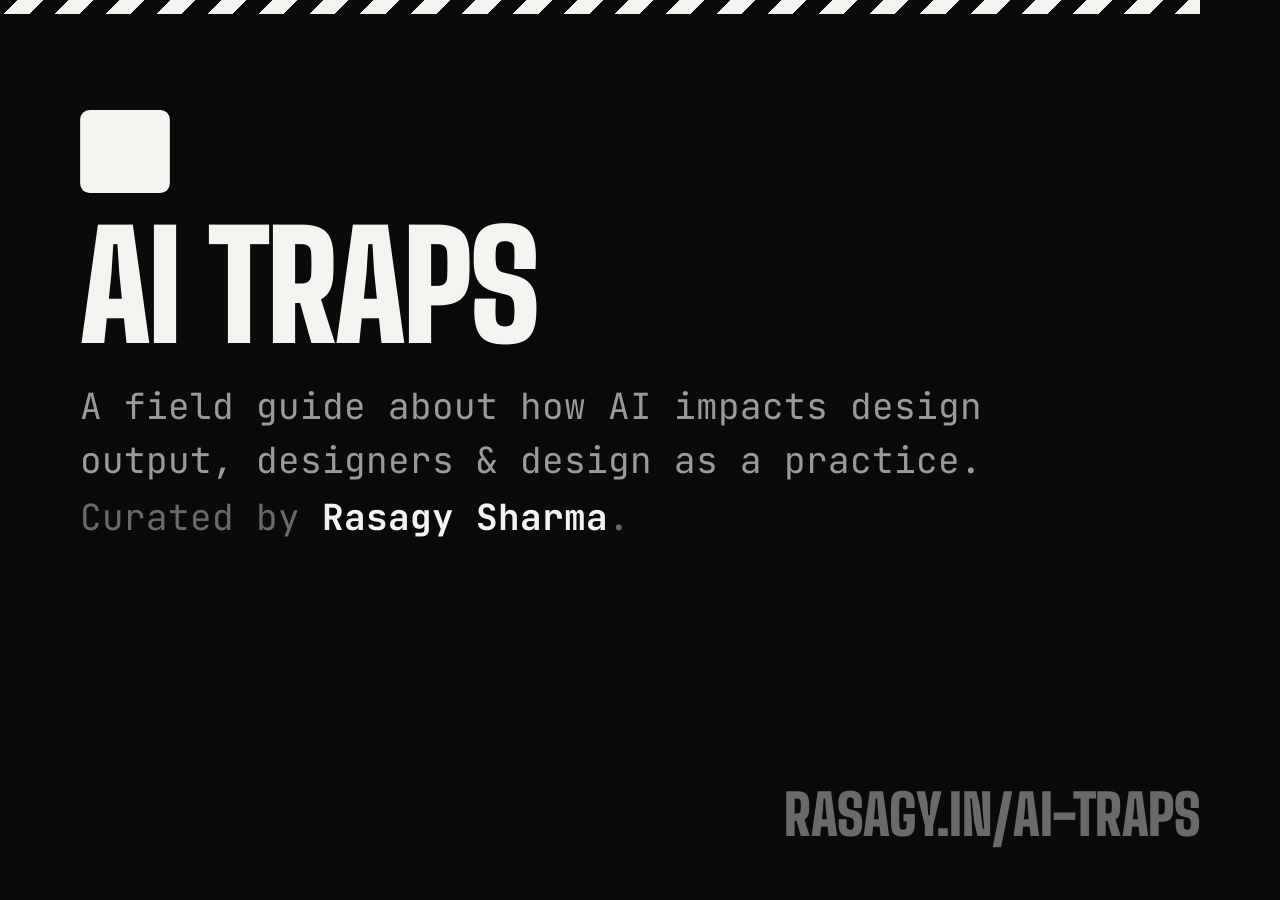
<file: og-image.html>
<!DOCTYPE html>
<html lang="en">
<head>
  <meta charset="UTF-8">
  <meta name="viewport" content="width=1200">
  <title>OG Image — AI Traps</title>
  <link rel="preconnect" href="https://fonts.googleapis.com">
  <link rel="preconnect" href="https://fonts.gstatic.com" crossorigin>
  <link href="https://fonts.googleapis.com/css2?family=Big+Shoulders+Display:wght@900&family=JetBrains+Mono:wght@400;700&display=swap" rel="stylesheet">
  <style>
    * { box-sizing: border-box; margin: 0; padding: 0; }

    body {
      width: 1200px;
      height: 630px;
      overflow: hidden;
      background: #0A0A0A;
      color: #F5F3EF;
      font-family: "JetBrains Mono", ui-monospace, monospace;
      -webkit-font-smoothing: antialiased;
    }

    .stripe {
      height: 14px;
      background: repeating-linear-gradient(
        -45deg,
        #F5F3EF 0 18px,
        #0A0A0A 18px 36px
      );
    }

    .content {
      display: flex;
      flex-direction: column;
      justify-content: center;
      height: calc(630px - 14px);
      padding: 60px 80px 56px;
    }

    .moth {
      width: 90px;
      height: 90px;
      background-color: #F5F3EF;
      -webkit-mask: url('data/moth-icon.svg') center / contain no-repeat;
      mask: url('data/moth-icon.svg') center / contain no-repeat;
      margin-bottom: 24px;
    }

    .title {
      font-family: "Big Shoulders Display", Impact, sans-serif;
      font-weight: 900;
      font-size: 148px;
      line-height: 0.88;
      letter-spacing: -0.02em;
      text-transform: uppercase;
      white-space: nowrap;
      margin-bottom: 28px;
    }

    .meta {
      display: flex;
      flex-direction: column;
      gap: 6px;
    }

    .subtitle {
      font-size: 36px;
      color: #9A9A9A;
      line-height: 1.5;
    }

    .byline {
      font-size: 36px;
      color: #6A6A6A;
    }

    .byline strong {
      color: #F5F3EF;
      font-weight: 700;
    }

    .url {
      position: absolute;
      bottom: 52px;
      right: 80px;
      font-family: "Big Shoulders Display", Impact, sans-serif;
      font-weight: 900;
      font-size: 56px;
      letter-spacing: -0.01em;
      text-transform: uppercase;
      color: #6A6A6A;
    }
  </style>
</head>
<body>
  <div class="stripe"></div>
  <div class="content">
    <div class="moth"></div>
    <h1 class="title">AI Traps</h1>
    <div class="meta">
      <p class="subtitle">A field guide about how AI impacts design output, designers &amp; design as a practice.</p>
      <p class="byline">Curated by <strong>Rasagy Sharma</strong>.</p>
    </div>
  </div>
  <p class="url">rasagy.in/ai-traps</p>
</body>
</html>
</file>
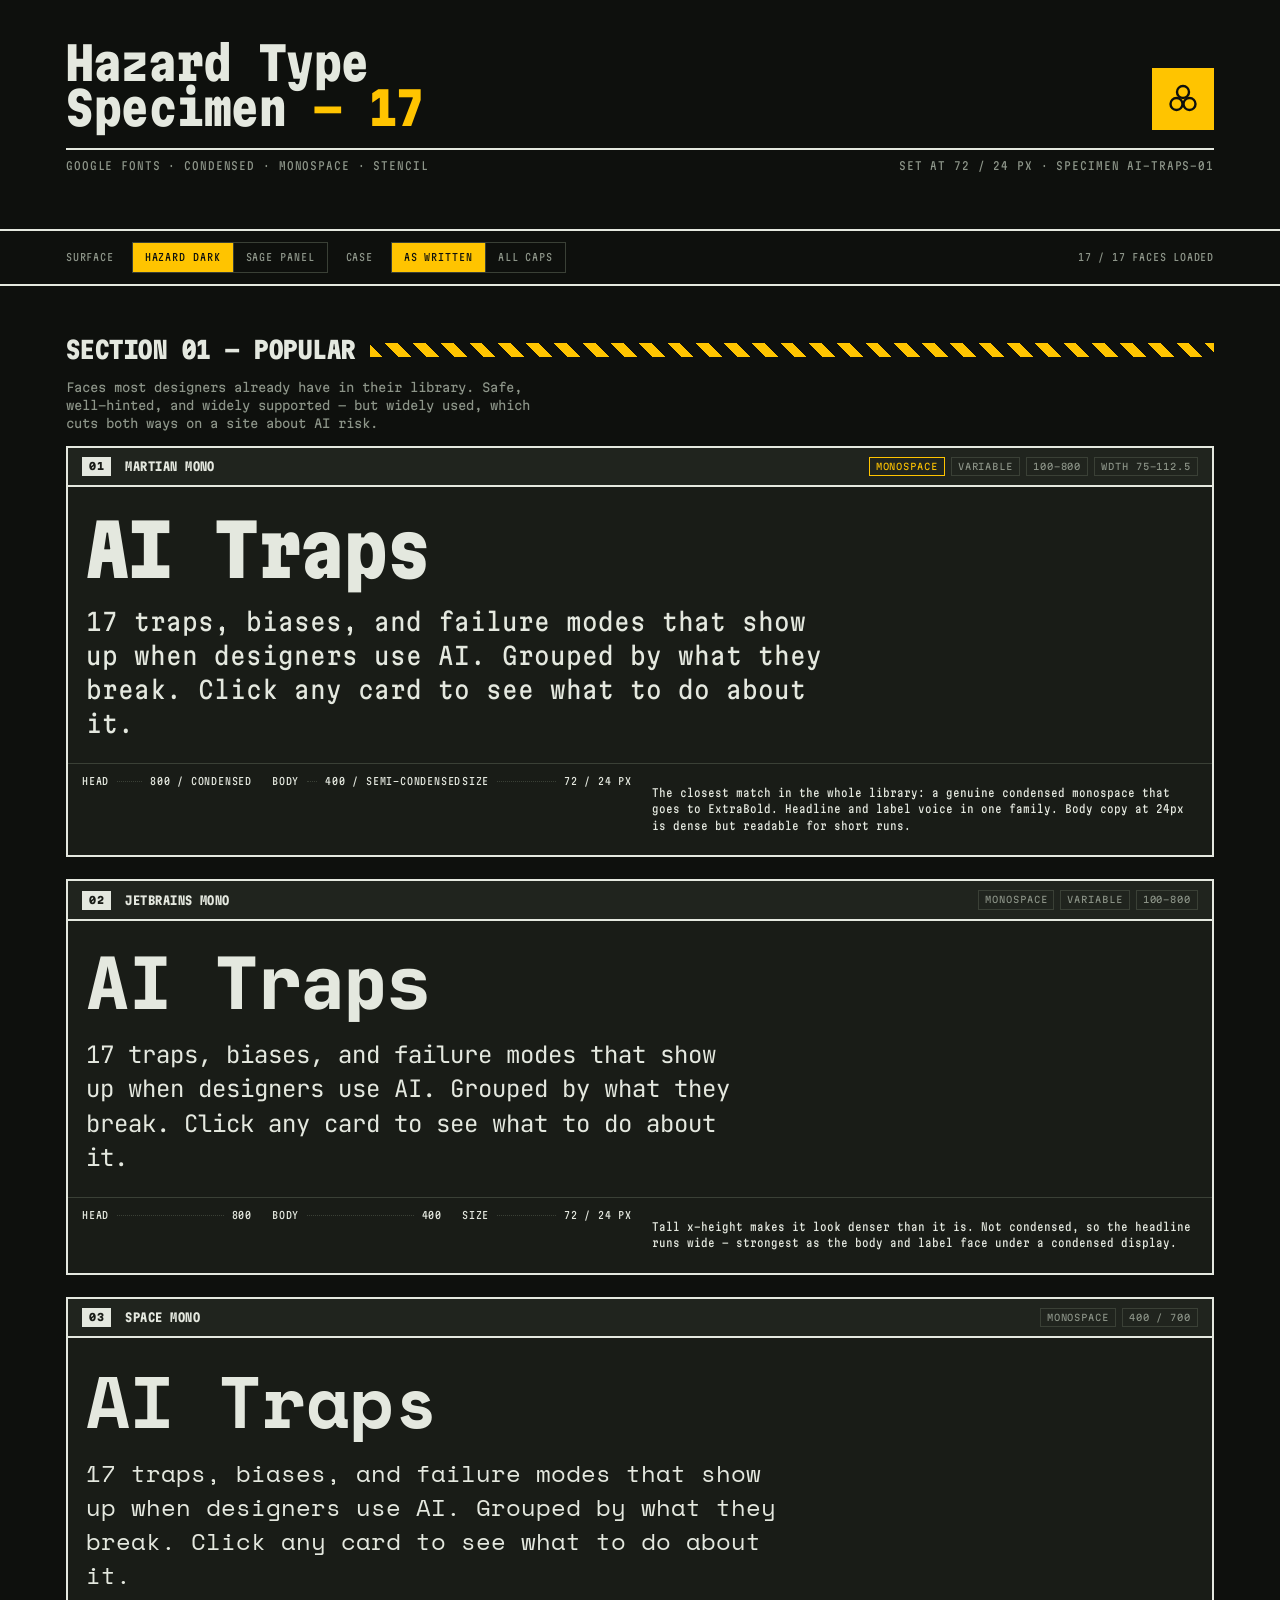
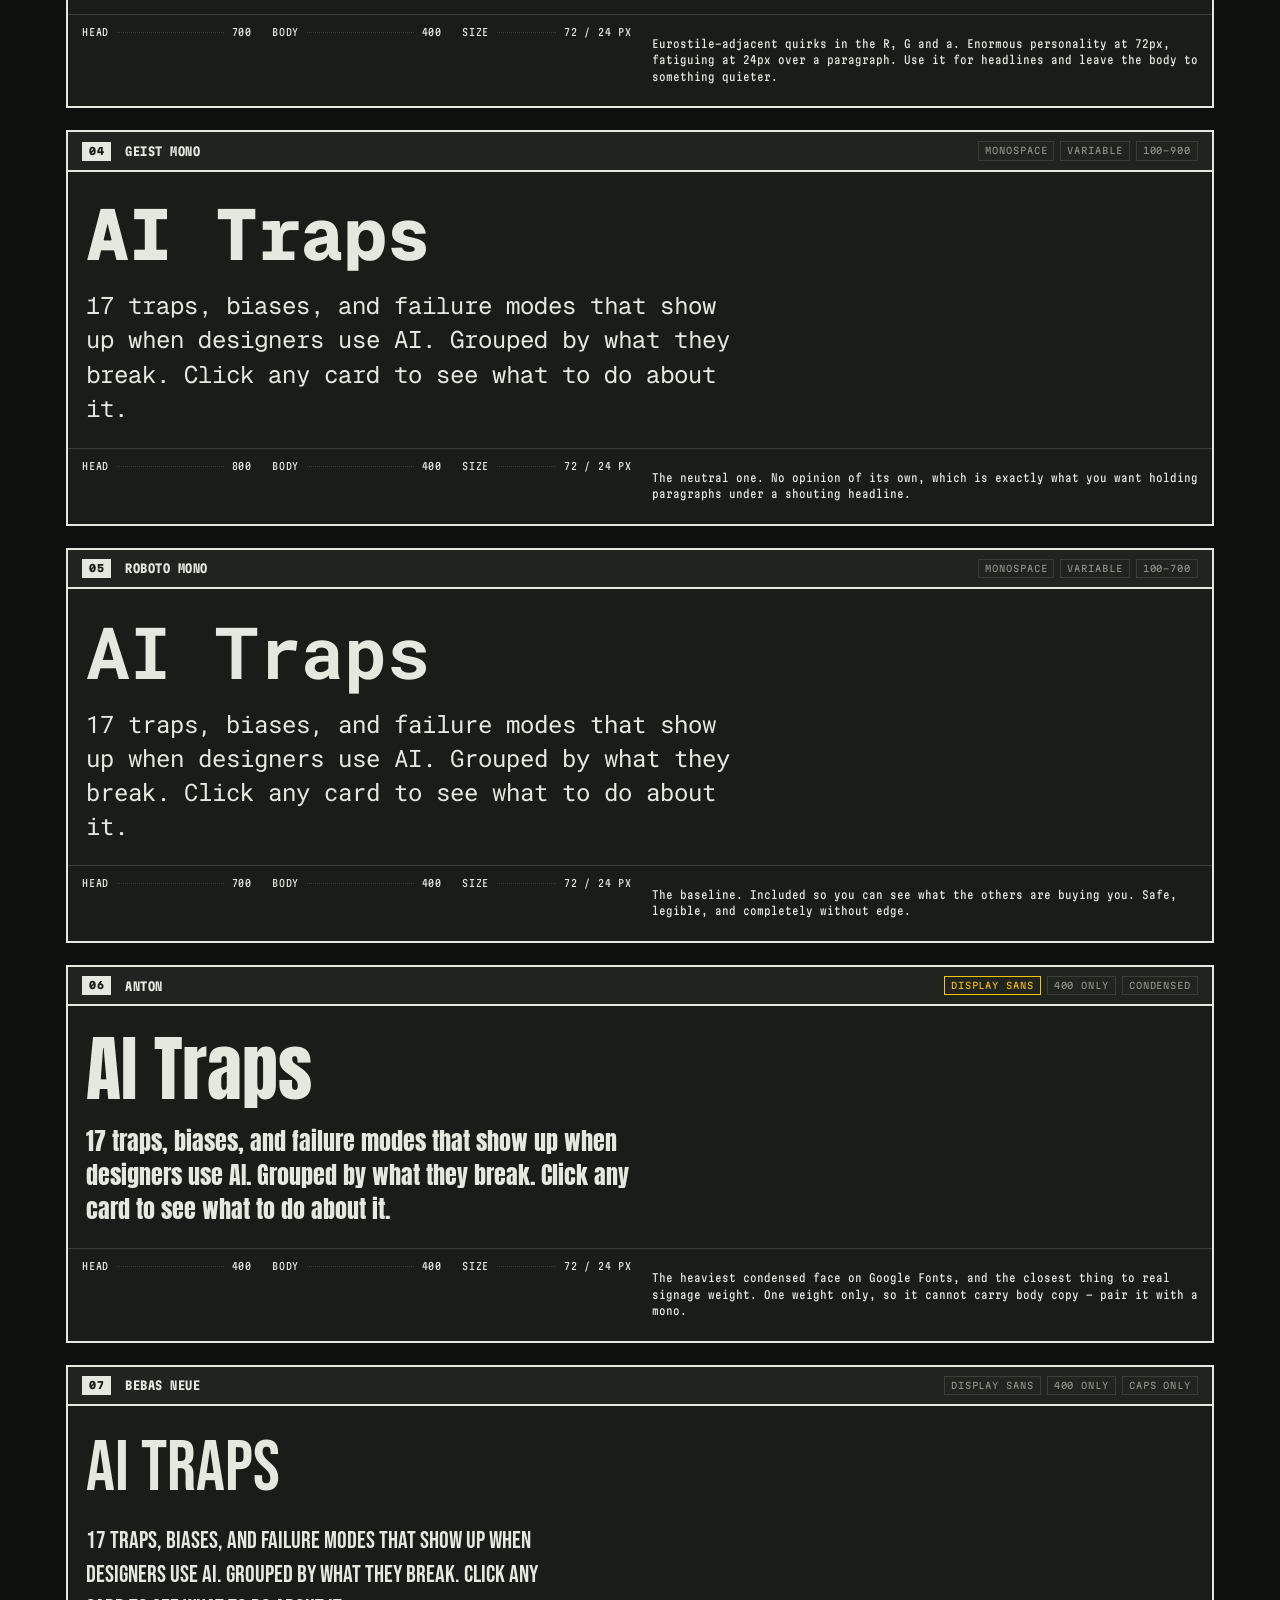
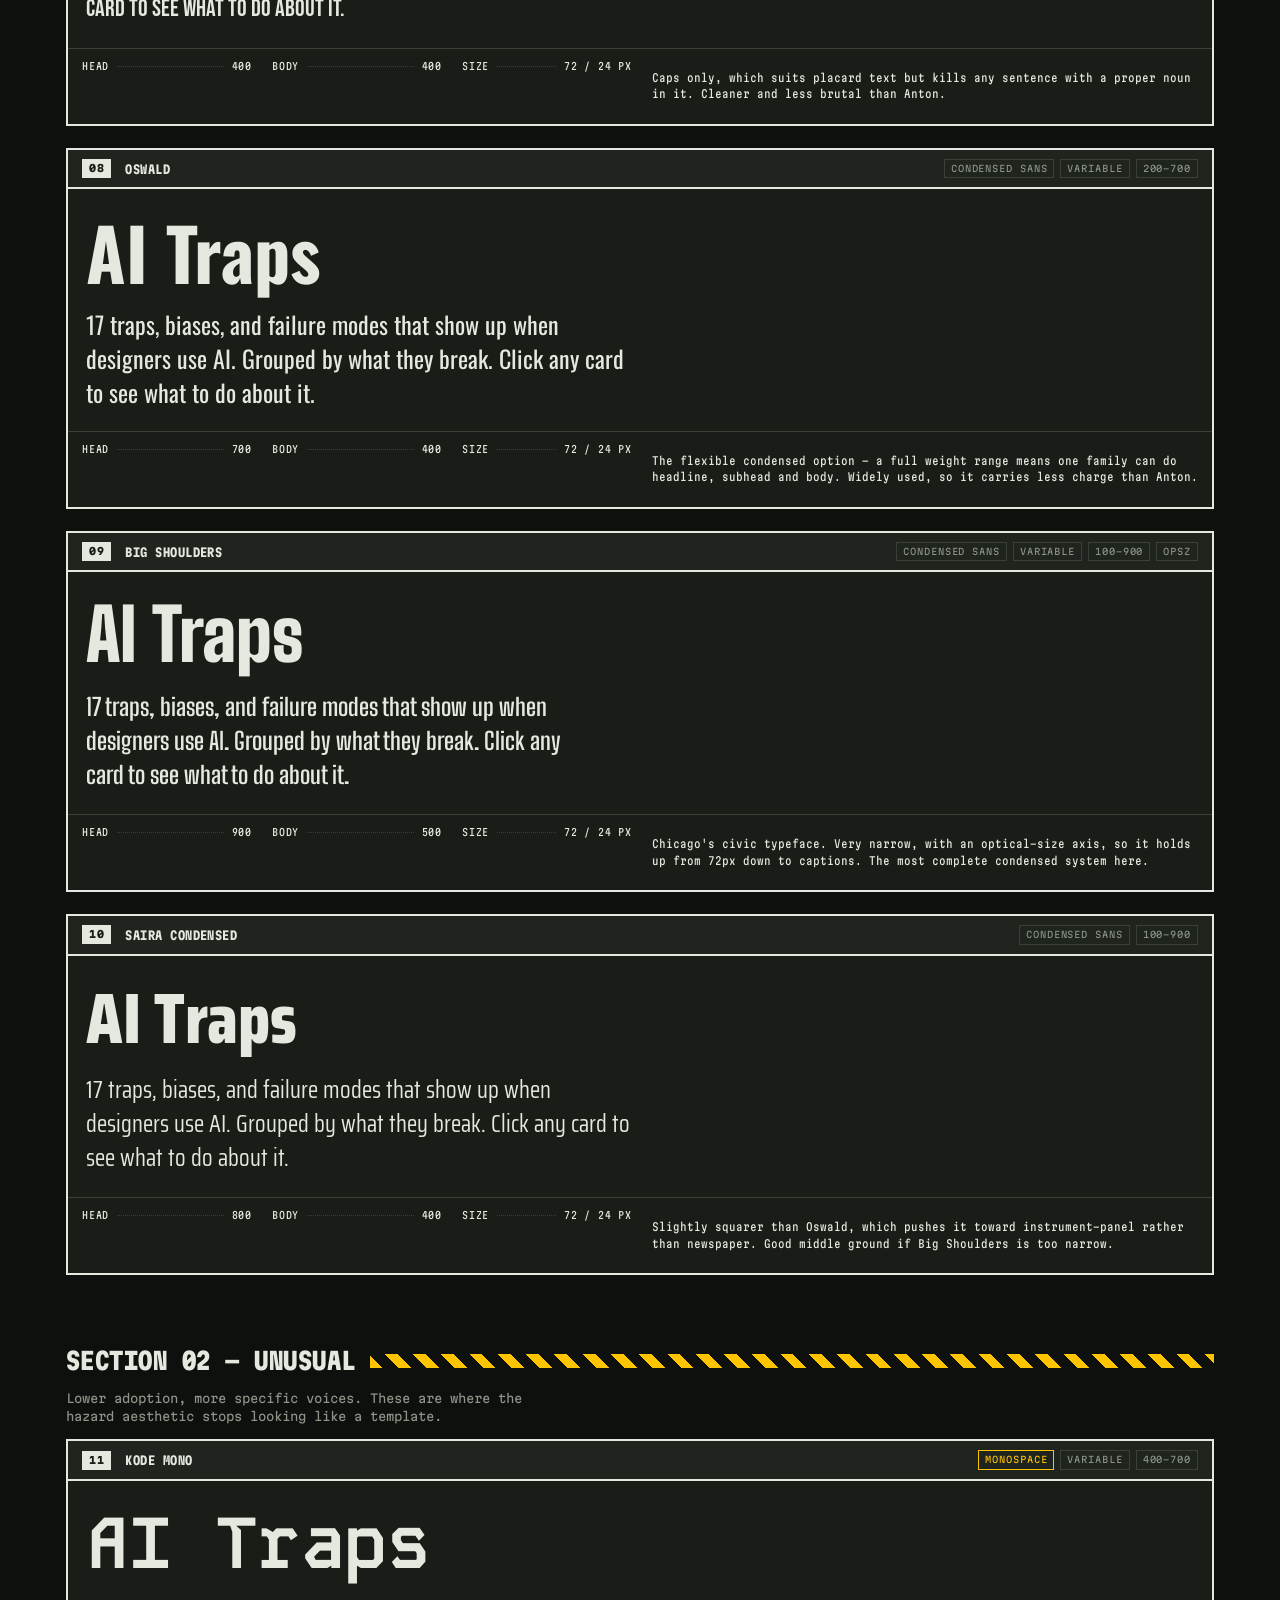
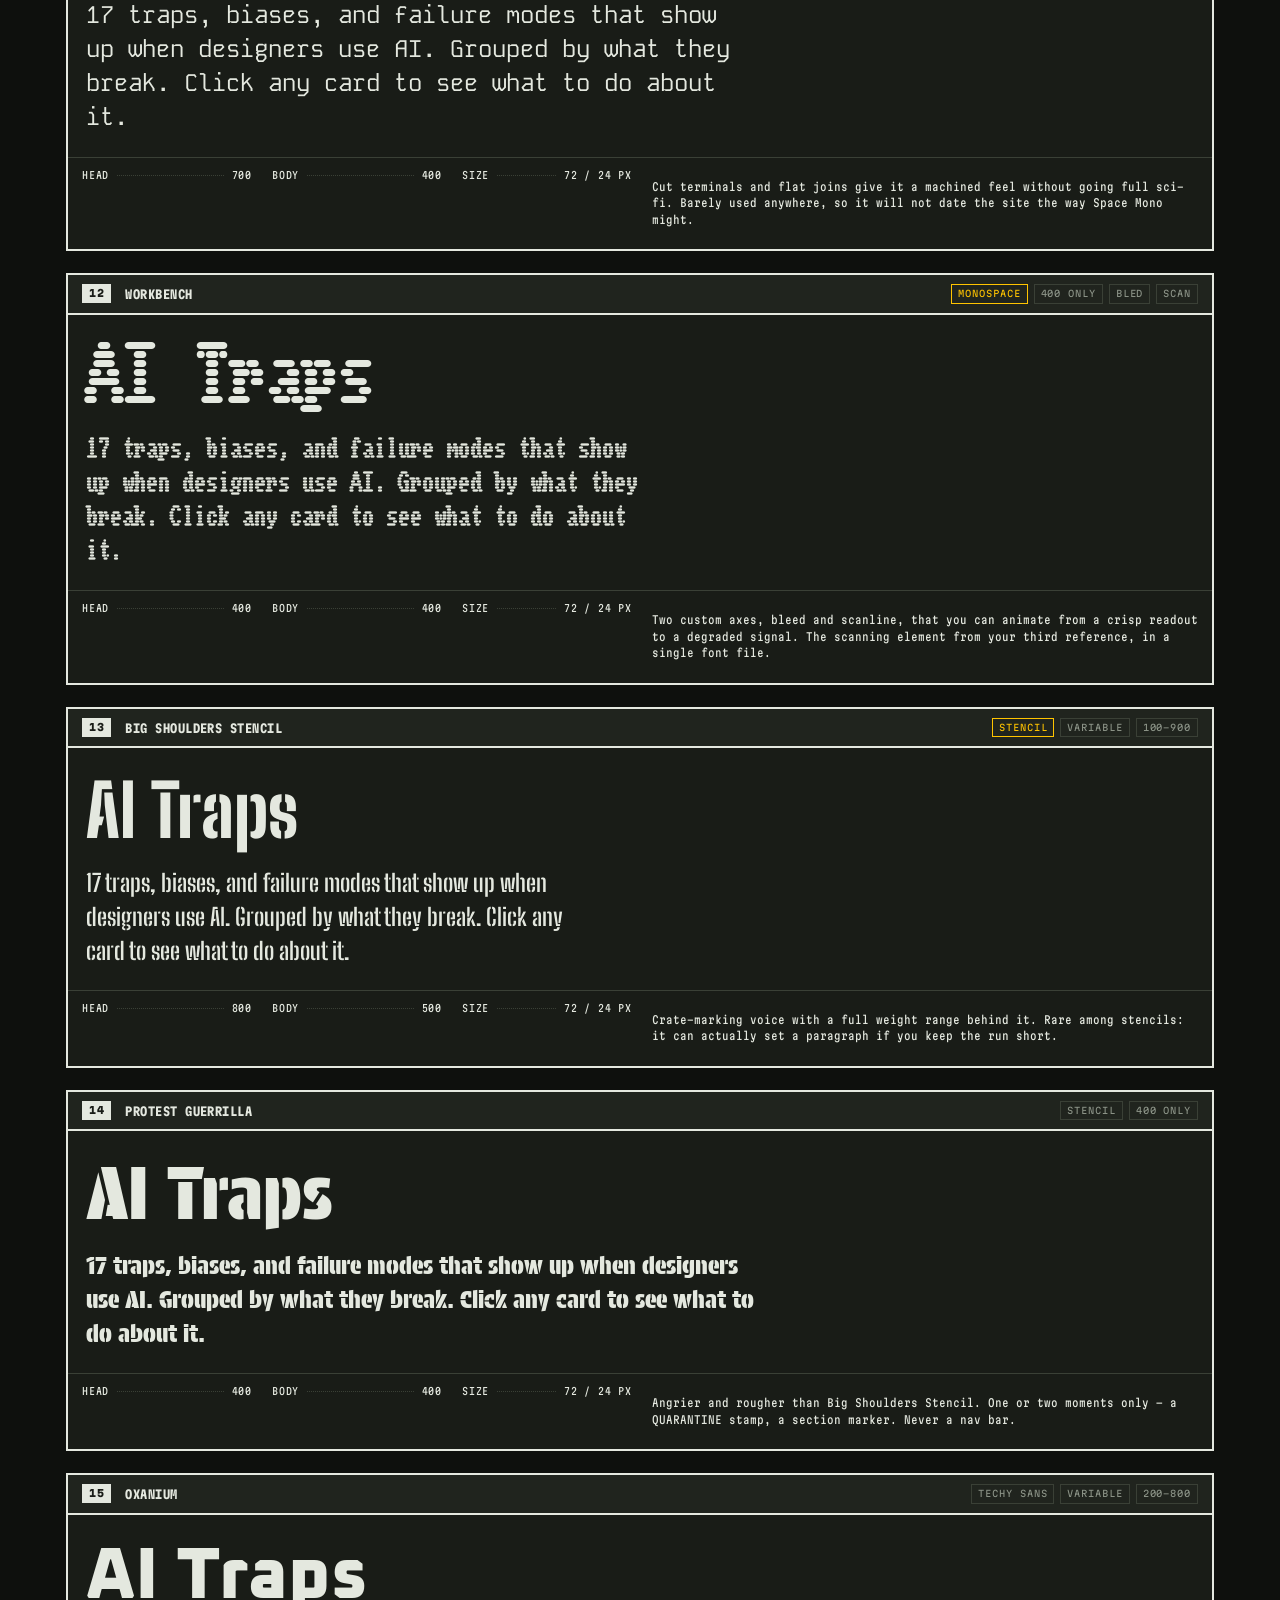
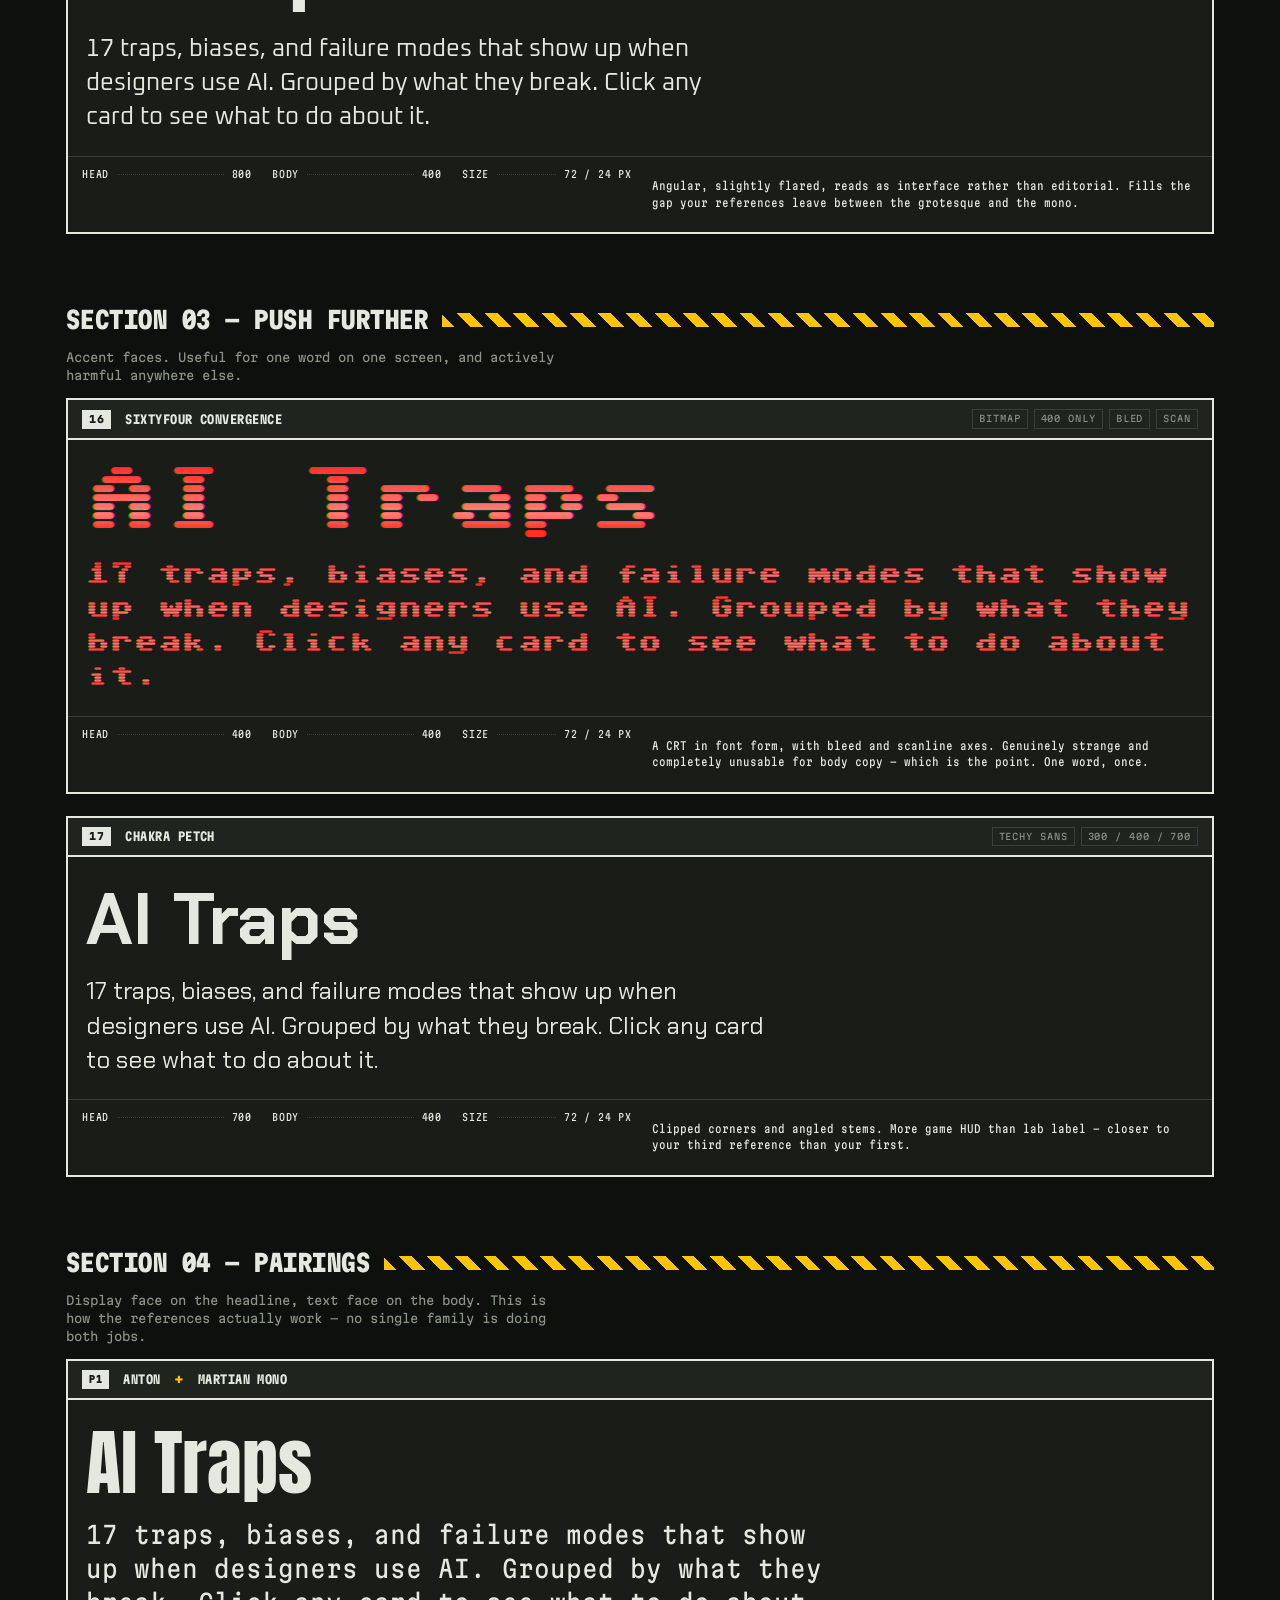
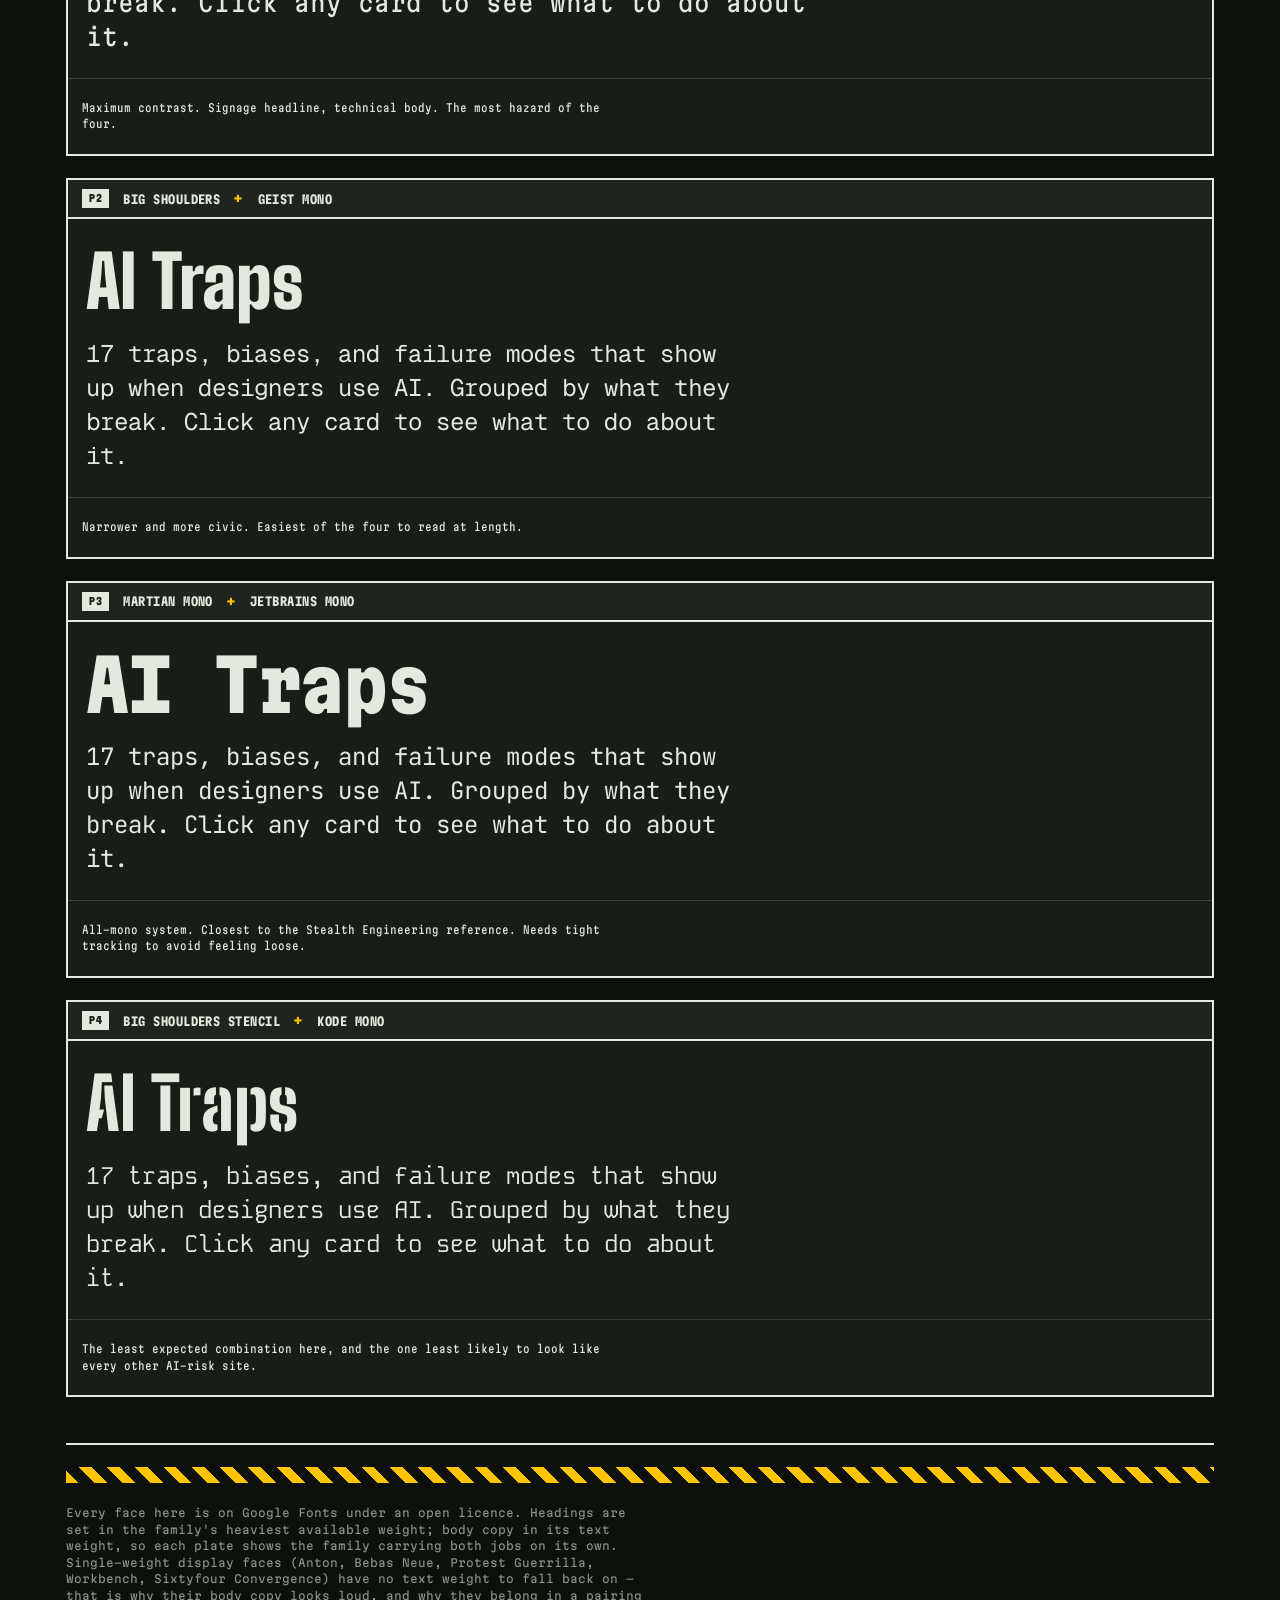
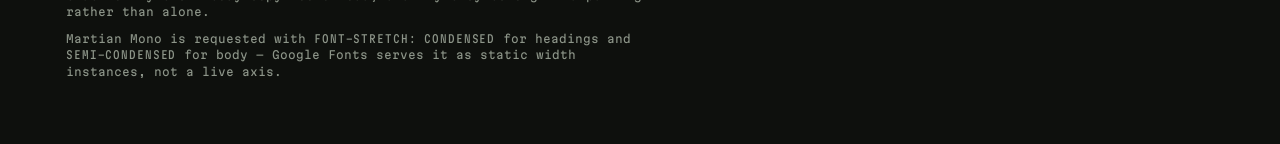
<file: playground/hazard-type-specimen.html>
<!doctype html><html><head><meta charset=utf8><meta name=viewport content="width=device-width,initial-scale=1,viewport-fit=cover"><style>:root{color-scheme:light;box-sizing:border-box;padding-top:env(safe-area-inset-top,0px);padding-bottom:env(safe-area-inset-bottom,0px)}html{scroll-padding-top:env(safe-area-inset-top,0px)}body{margin:0;padding:0;font:14px -apple-system,BlinkMacSystemFont,sans-serif;background:#fff;color:#000}img{max-width:100%}[hidden]:not([hidden=until-found i]){display:none!important}</style></head><body>
<meta name="claude:viewport-fit-sides" content="cover">
<title>Hazard Type Specimen</title>

<link rel="preconnect" href="https://fonts.googleapis.com">
<link rel="preconnect" href="https://fonts.gstatic.com" crossorigin>
<link rel="stylesheet" href="https://fonts.googleapis.com/css2?family=Martian+Mono:wdth,wght@75..112.5,100..800&display=swap">
<link rel="stylesheet" href="https://fonts.googleapis.com/css2?family=JetBrains+Mono:wght@100..800&family=Space+Mono:wght@400;700&family=Roboto+Mono:wght@100..700&display=swap">
<link rel="stylesheet" href="https://fonts.googleapis.com/css2?family=Geist+Mono:wght@100..900&family=Kode+Mono:wght@400..700&display=swap">
<link rel="stylesheet" href="https://fonts.googleapis.com/css2?family=Anton&family=Bebas+Neue&family=Oswald:wght@200..700&family=Saira+Condensed:wght@100;400;800&display=swap">
<link rel="stylesheet" href="https://fonts.googleapis.com/css2?family=Big+Shoulders:wght@100..900&family=Big+Shoulders+Stencil:wght@100..900&display=swap">
<link rel="stylesheet" href="https://fonts.googleapis.com/css2?family=Workbench&family=Protest+Guerrilla&family=Sixtyfour+Convergence&display=swap">
<link rel="stylesheet" href="https://fonts.googleapis.com/css2?family=Oxanium:wght@200..800&family=Chakra+Petch:wght@300;400;700&display=swap">

<style>
/* Layout: a stack of full-bleed specimen plates, each one a hazard placard —
   mono data strip across the top, 72px headline, 24px body, spec footer. */
:root{
  --ink:#0e100d;          /* page ground, near-black with a green bias */
  --plate:#191c17;        /* placard face */
  --plate-2:#20241e;      /* raised strip */
  --line:#3a4036;         /* hairline rule */
  --fg:#e4e8df;           /* primary text */
  --fg-dim:#8d9589;       /* secondary text */
  --hz:#ffc400;           /* hazard amber */
  --alert:#ff4b55;        /* alert red */
  --sage:#b3bcb2;         /* brass-hands panel */
  color-scheme:dark;
}
.sheet[data-surface="sage"]{
  --plate:var(--sage);
  --plate-2:#a3aca2;
  --line:#5f685e;
  --fg:#0e100d;
  --fg-dim:#4d554c;
  --hz:#0e100d;
}

*{box-sizing:border-box}
html{-webkit-text-size-adjust:100%}
body{
  margin:0;
  background:var(--ink);
  color:var(--fg);
  font-family:"Martian Mono","JetBrains Mono",ui-monospace,SFMono-Regular,Menlo,monospace;
  font-size:13px;
  line-height:1.5;
  -webkit-font-smoothing:antialiased;
}
.wrap{
  max-width:1180px;
  margin-inline:auto;
  padding-left:max(16px,env(safe-area-inset-left,0px));
  padding-right:max(16px,env(safe-area-inset-right,0px));
  padding-block:0;
}
.mono{
  font-family:"Martian Mono","JetBrains Mono",ui-monospace,monospace;
  font-stretch:condensed;
  text-transform:uppercase;
  letter-spacing:.08em;
}
.stripe{
  background-image:repeating-linear-gradient(45deg,var(--hz) 0 9px,transparent 9px 20px);
}

/* ---------- masthead ---------- */
header{padding-block:40px 28px}
.crest{
  display:flex;flex-wrap:wrap;align-items:flex-end;gap:18px 28px;
  justify-content:space-between;
}
.crest h1{
  font-family:"Martian Mono","JetBrains Mono",monospace;
  font-stretch:condensed;font-weight:800;
  font-size:clamp(28px,6vw,46px);
  line-height:.98;margin:0;letter-spacing:-.01em;
  text-wrap:balance;
}
.crest h1 em{font-style:normal;color:var(--hz)}
.mark{
  width:62px;height:62px;flex:none;
  background:var(--hz);
  display:grid;place-items:center;
}
.mark svg{width:40px;height:40px;display:block}
.rule{height:2px;background:var(--fg);margin-top:18px}
.subline{
  display:flex;flex-wrap:wrap;gap:6px 22px;justify-content:space-between;
  padding-top:8px;color:var(--fg-dim);font-size:11px;
}

/* ---------- control bar ---------- */
.controls{
  position:sticky;top:env(safe-area-inset-top,0px);z-index:10;
  background:var(--ink);
  border-block:2px solid var(--fg);
  margin-block:26px 0;
}
.controls .wrap{
  display:flex;flex-wrap:wrap;gap:10px 18px;align-items:center;
  padding-block:11px;
}
.ctl-label{font-size:10px;color:var(--fg-dim)}
.seg{display:flex;border:1px solid var(--line)}
.seg button{
  font:inherit;font-size:10px;letter-spacing:.09em;text-transform:uppercase;
  font-family:"Martian Mono",monospace;font-stretch:condensed;
  background:transparent;color:var(--fg-dim);
  border:0;padding:7px 12px;cursor:pointer;
}
.seg button+button{border-left:1px solid var(--line)}
.seg button[aria-pressed="true"]{background:var(--hz);color:var(--ink)}
.seg button:focus-visible,.jump:focus-visible{outline:2px solid var(--hz);outline-offset:2px}
.counter{margin-left:auto;font-size:10px;color:var(--fg-dim)}

/* ---------- group heading ---------- */
.group{padding-block:46px 14px}
.group-head{display:flex;align-items:center;gap:14px}
.group-head h2{
  margin:0;font-size:clamp(17px,3.4vw,24px);
  font-family:"Martian Mono",monospace;font-stretch:condensed;font-weight:800;
  text-transform:uppercase;letter-spacing:.02em;white-space:nowrap;
}
.group-head .bar{flex:1;height:14px;min-width:0}
.group p{margin:10px 0 0;color:var(--fg-dim);max-width:62ch;font-size:12px}

/* ---------- specimen plate ---------- */
.plate{
  background:var(--plate);
  border:2px solid var(--fg);
  margin-bottom:22px;
  overflow:hidden;
}
.plate-top{
  display:flex;flex-wrap:wrap;align-items:center;gap:8px 14px;
  background:var(--plate-2);
  border-bottom:2px solid var(--fg);
  padding:9px 14px;
}
.idx{
  background:var(--fg);color:var(--plate);
  padding:2px 7px;font-size:10px;font-weight:800;letter-spacing:.06em;
}
.fname{font-size:12px;font-weight:700;letter-spacing:.04em;text-transform:uppercase}
.chips{display:flex;flex-wrap:wrap;gap:6px;margin-left:auto}
.chip{
  font-size:9px;letter-spacing:.1em;text-transform:uppercase;
  border:1px solid var(--line);color:var(--fg-dim);
  padding:2px 6px;white-space:nowrap;
}
.chip.hz{border-color:var(--hz);color:var(--hz)}
.chip.miss{border-color:var(--alert);color:var(--alert)}

.plate-body{padding:26px 18px 22px}
.spec-h{
  margin:0;
  font-size:clamp(38px,8.6vw,72px);
  line-height:1.02;
  text-wrap:balance;
  word-break:break-word;
}
.spec-p{
  margin:18px 0 0;
  font-size:clamp(17px,2.9vw,24px);
  line-height:1.42;
  max-width:46ch;
  color:var(--fg);
}
.sheet[data-case="upper"] .spec-h,.sheet[data-case="upper"] .spec-p{text-transform:uppercase}

.plate-foot{
  display:flex;flex-wrap:wrap;gap:4px 20px;
  border-top:1px solid var(--line);
  padding:10px 14px;
  font-size:10px;color:var(--fg-dim);
}
.plate-foot .dots{
  flex:1;min-width:140px;display:flex;gap:8px;align-items:baseline;
}
.plate-foot .dots b{font-weight:400;color:var(--fg);white-space:nowrap}
.plate-foot .dots i{
  font-style:normal;flex:1;border-bottom:1px dotted var(--line);
  transform:translateY(-3px);min-width:10px;
}
.verdict{flex-basis:100%;color:var(--fg);font-size:11px;line-height:1.5;
  text-transform:none;letter-spacing:0;max-width:78ch}

/* ---------- pairings ---------- */
.pair{
  border:2px solid var(--fg);background:var(--plate);
  margin-bottom:22px;
}
.pair-top{
  display:flex;flex-wrap:wrap;gap:8px 14px;align-items:center;
  padding:9px 14px;border-bottom:2px solid var(--fg);background:var(--plate-2);
}
.pair-top .arrow{color:var(--hz);font-weight:800}
.pair-body{padding:26px 18px 24px}

/* ---------- foot ---------- */
.colophon{
  border-top:2px solid var(--fg);margin-top:46px;padding-block:22px 54px;
  color:var(--fg-dim);font-size:11px;
}
.colophon p{max-width:72ch;margin:0 0 10px}
.colophon a{color:var(--hz)}
.hzbar{height:16px;margin-bottom:22px}

@media (prefers-reduced-motion:no-preference){
  .plate{transition:background-color .25s ease,border-color .25s ease}
}
@media (max-width:520px){
  .plate-body{padding:20px 14px 18px}
  .chips{margin-left:0;flex-basis:100%}
}
</style>

<div class="sheet" id="sheet" data-surface="dark" data-case="as">

  <header>
    <div class="wrap">
      <div class="crest">
        <h1>Hazard Type<br>Specimen <em>— 17</em></h1>
        <div class="mark" aria-hidden="true">
          <svg viewBox="0 0 40 40" fill="none" stroke="#0e100d" stroke-width="2.4">
            <circle cx="20" cy="13" r="6"/><circle cx="13.5" cy="25" r="6"/><circle cx="26.5" cy="25" r="6"/>
          </svg>
        </div>
      </div>
      <div class="rule"></div>
      <div class="subline mono">
        <span>Google Fonts · condensed · monospace · stencil</span>
        <span>Set at 72 / 24 px · Specimen AI-TRAPS-01</span>
      </div>
    </div>
  </header>

  <div class="controls">
    <div class="wrap">
      <span class="ctl-label mono">Surface</span>
      <div class="seg" role="group" aria-label="Surface">
        <button type="button" data-surface-btn="dark" aria-pressed="true">Hazard dark</button>
        <button type="button" data-surface-btn="sage" aria-pressed="false">Sage panel</button>
      </div>
      <span class="ctl-label mono">Case</span>
      <div class="seg" role="group" aria-label="Case">
        <button type="button" data-case-btn="as" aria-pressed="true">As written</button>
        <button type="button" data-case-btn="upper" aria-pressed="false">All caps</button>
      </div>
      <span class="counter mono" id="counter">Loading faces…</span>
    </div>
  </div>

  <main class="wrap" id="main"></main>

  <div class="wrap">
    <div class="colophon">
      <div class="hzbar stripe" aria-hidden="true"></div>
      <p>Every face here is on Google Fonts under an open licence. Headings are set in the family's heaviest available weight; body copy in its text weight, so each plate shows the family carrying both jobs on its own. Single-weight display faces (Anton, Bebas Neue, Protest Guerrilla, Workbench, Sixtyfour Convergence) have no text weight to fall back on — that is why their body copy looks loud, and why they belong in a pairing rather than alone.</p>
      <p>Martian Mono is requested with <span class="mono">font-stretch: condensed</span> for headings and <span class="mono">semi-condensed</span> for body — Google Fonts serves it as static width instances, not a live axis.</p>
    </div>
  </div>
</div>

<script>
(function () {
  var FONTS = [
    // ---------- popular ----------
    { g:"pop", n:"Martian Mono", f:"Martian Mono", hw:800, hs:"condensed", bw:400, bs:"semi-condensed",
      cat:"Monospace", tags:["Variable","100–800","wdth 75–112.5"], hz:true,
      v:"The closest match in the whole library: a genuine condensed monospace that goes to ExtraBold. Headline and label voice in one family. Body copy at 24px is dense but readable for short runs." },
    { g:"pop", n:"JetBrains Mono", f:"JetBrains Mono", hw:800, hs:"normal", bw:400, bs:"normal",
      cat:"Monospace", tags:["Variable","100–800"],
      v:"Tall x-height makes it look denser than it is. Not condensed, so the headline runs wide — strongest as the body and label face under a condensed display." },
    { g:"pop", n:"Space Mono", f:"Space Mono", hw:700, hs:"normal", bw:400, bs:"normal",
      cat:"Monospace", tags:["400 / 700"],
      v:"Eurostile-adjacent quirks in the R, G and a. Enormous personality at 72px, fatiguing at 24px over a paragraph. Use it for headlines and leave the body to something quieter." },
    { g:"pop", n:"Geist Mono", f:"Geist Mono", hw:800, hs:"normal", bw:400, bs:"normal",
      cat:"Monospace", tags:["Variable","100–900"],
      v:"The neutral one. No opinion of its own, which is exactly what you want holding paragraphs under a shouting headline." },
    { g:"pop", n:"Roboto Mono", f:"Roboto Mono", hw:700, hs:"normal", bw:400, bs:"normal",
      cat:"Monospace", tags:["Variable","100–700"],
      v:"The baseline. Included so you can see what the others are buying you. Safe, legible, and completely without edge." },
    { g:"pop", n:"Anton", f:"Anton", hw:400, hs:"normal", bw:400, bs:"normal",
      cat:"Display sans", tags:["400 only","Condensed"], hz:true,
      v:"The heaviest condensed face on Google Fonts, and the closest thing to real signage weight. One weight only, so it cannot carry body copy — pair it with a mono." },
    { g:"pop", n:"Bebas Neue", f:"Bebas Neue", hw:400, hs:"normal", bw:400, bs:"normal",
      cat:"Display sans", tags:["400 only","Caps only"],
      v:"Caps only, which suits placard text but kills any sentence with a proper noun in it. Cleaner and less brutal than Anton." },
    { g:"pop", n:"Oswald", f:"Oswald", hw:700, hs:"normal", bw:400, bs:"normal",
      cat:"Condensed sans", tags:["Variable","200–700"],
      v:"The flexible condensed option — a full weight range means one family can do headline, subhead and body. Widely used, so it carries less charge than Anton." },
    { g:"pop", n:"Big Shoulders", f:"Big Shoulders", hw:900, hs:"normal", bw:500, bs:"normal",
      cat:"Condensed sans", tags:["Variable","100–900","opsz"],
      v:"Chicago's civic typeface. Very narrow, with an optical-size axis, so it holds up from 72px down to captions. The most complete condensed system here." },
    { g:"pop", n:"Saira Condensed", f:"Saira Condensed", hw:800, hs:"normal", bw:400, bs:"normal",
      cat:"Condensed sans", tags:["100–900"],
      v:"Slightly squarer than Oswald, which pushes it toward instrument-panel rather than newspaper. Good middle ground if Big Shoulders is too narrow." },

    // ---------- unusual ----------
    { g:"odd", n:"Kode Mono", f:"Kode Mono", hw:700, hs:"normal", bw:400, bs:"normal",
      cat:"Monospace", tags:["Variable","400–700"], hz:true,
      v:"Cut terminals and flat joins give it a machined feel without going full sci-fi. Barely used anywhere, so it will not date the site the way Space Mono might." },
    { g:"odd", n:"Workbench", f:"Workbench", hw:400, hs:"normal", bw:400, bs:"normal",
      cat:"Monospace", tags:["400 only","BLED","SCAN"], hz:true,
      v:"Two custom axes, bleed and scanline, that you can animate from a crisp readout to a degraded signal. The scanning element from your third reference, in a single font file." },
    { g:"odd", n:"Big Shoulders Stencil", f:"Big Shoulders Stencil", hw:800, hs:"normal", bw:500, bs:"normal",
      cat:"Stencil", tags:["Variable","100–900"], hz:true,
      v:"Crate-marking voice with a full weight range behind it. Rare among stencils: it can actually set a paragraph if you keep the run short." },
    { g:"odd", n:"Protest Guerrilla", f:"Protest Guerrilla", hw:400, hs:"normal", bw:400, bs:"normal",
      cat:"Stencil", tags:["400 only"],
      v:"Angrier and rougher than Big Shoulders Stencil. One or two moments only — a QUARANTINE stamp, a section marker. Never a nav bar." },
    { g:"odd", n:"Oxanium", f:"Oxanium", hw:800, hs:"normal", bw:400, bs:"normal",
      cat:"Techy sans", tags:["Variable","200–800"],
      v:"Angular, slightly flared, reads as interface rather than editorial. Fills the gap your references leave between the grotesque and the mono." },

    // ---------- bonus ----------
    { g:"bonus", n:"Sixtyfour Convergence", f:"Sixtyfour Convergence", hw:400, hs:"normal", bw:400, bs:"normal",
      cat:"Bitmap", tags:["400 only","BLED","SCAN"],
      v:"A CRT in font form, with bleed and scanline axes. Genuinely strange and completely unusable for body copy — which is the point. One word, once." },
    { g:"bonus", n:"Chakra Petch", f:"Chakra Petch", hw:700, hs:"normal", bw:400, bs:"normal",
      cat:"Techy sans", tags:["300 / 400 / 700"],
      v:"Clipped corners and angled stems. More game HUD than lab label — closer to your third reference than your first." }
  ];

  var PAIRS = [
    { h:{n:"Anton",f:"Anton",w:400,s:"normal"}, b:{n:"Martian Mono",f:"Martian Mono",w:400,s:"semi-condensed"},
      v:"Maximum contrast. Signage headline, technical body. The most hazard of the four." },
    { h:{n:"Big Shoulders",f:"Big Shoulders",w:900,s:"normal"}, b:{n:"Geist Mono",f:"Geist Mono",w:400,s:"normal"},
      v:"Narrower and more civic. Easiest of the four to read at length." },
    { h:{n:"Martian Mono",f:"Martian Mono",w:800,s:"condensed"}, b:{n:"JetBrains Mono",f:"JetBrains Mono",w:400,s:"normal"},
      v:"All-mono system. Closest to the Stealth Engineering reference. Needs tight tracking to avoid feeling loose." },
    { h:{n:"Big Shoulders Stencil",f:"Big Shoulders Stencil",w:800,s:"normal"}, b:{n:"Kode Mono",f:"Kode Mono",w:400,s:"normal"},
      v:"The least expected combination here, and the one least likely to look like every other AI-risk site." }
  ];

  var HEAD = "AI Traps";
  var BODY = "17 traps, biases, and failure modes that show up when designers use AI. Grouped by what they break. Click any card to see what to do about it.";

  var GROUPS = [
    { id:"pop", t:"Section 01 — Popular", d:"Faces most designers already have in their library. Safe, well-hinted, and widely supported — but widely used, which cuts both ways on a site about AI risk." },
    { id:"odd", t:"Section 02 — Unusual", d:"Lower adoption, more specific voices. These are where the hazard aesthetic stops looking like a template." },
    { id:"bonus", t:"Section 03 — Push further", d:"Accent faces. Useful for one word on one screen, and actively harmful anywhere else." }
  ];

  function el(tag, cls, txt) {
    var e = document.createElement(tag);
    if (cls) e.className = cls;
    if (txt != null) e.textContent = txt;
    return e;
  }
  function stack(fam) { return '"' + fam + '", ui-monospace, monospace'; }

  function plate(d, i) {
    var p = el("article", "plate");
    p.dataset.family = d.f;

    var top = el("div", "plate-top");
    top.appendChild(el("span", "idx", String(i).padStart(2, "0")));
    top.appendChild(el("span", "fname mono", d.n));
    var chips = el("div", "chips");
    chips.appendChild(el("span", "chip" + (d.hz ? " hz" : ""), d.cat));
    d.tags.forEach(function (t) { chips.appendChild(el("span", "chip", t)); });
    top.appendChild(chips);
    p.appendChild(top);

    var body = el("div", "plate-body");
    var h = el("h3", "spec-h", HEAD);
    h.style.fontFamily = stack(d.f);
    h.style.fontWeight = d.hw;
    h.style.fontStretch = d.hs;
    body.appendChild(h);

    var para = el("p", "spec-p", BODY);
    para.style.fontFamily = stack(d.f);
    para.style.fontWeight = d.bw;
    para.style.fontStretch = d.bs;
    body.appendChild(para);
    p.appendChild(body);

    var foot = el("div", "plate-foot mono");
    [["Head", d.hw + (d.hs !== "normal" ? " / " + d.hs : "")],
     ["Body", d.bw + (d.bs !== "normal" ? " / " + d.bs : "")],
     ["Size", "72 / 24 px"]].forEach(function (r) {
      var dd = el("div", "dots");
      dd.appendChild(el("b", null, r[0]));
      dd.appendChild(el("i"));
      dd.appendChild(el("b", null, r[1]));
      foot.appendChild(dd);
    });
    foot.appendChild(el("p", "verdict", d.v));
    p.appendChild(foot);
    return p;
  }

  function pairBlock(d, i) {
    var p = el("article", "pair");
    var top = el("div", "pair-top mono");
    top.appendChild(el("span", "idx", "P" + i));
    top.appendChild(el("span", "fname", d.h.n));
    top.appendChild(el("span", "arrow", "+"));
    top.appendChild(el("span", "fname", d.b.n));
    p.appendChild(top);

    var body = el("div", "pair-body");
    var h = el("h3", "spec-h", HEAD);
    h.style.fontFamily = stack(d.h.f);
    h.style.fontWeight = d.h.w;
    h.style.fontStretch = d.h.s;
    body.appendChild(h);
    var para = el("p", "spec-p", BODY);
    para.style.fontFamily = stack(d.b.f);
    para.style.fontWeight = d.b.w;
    para.style.fontStretch = d.b.s;
    body.appendChild(para);
    p.appendChild(body);

    var foot = el("div", "plate-foot mono");
    foot.appendChild(el("p", "verdict", d.v));
    p.appendChild(foot);
    return p;
  }

  var main = document.getElementById("main");
  var n = 0;
  GROUPS.forEach(function (g) {
    var sec = el("section", "group");
    var head = el("div", "group-head");
    head.appendChild(el("h2", null, g.t));
    var bar = el("div", "bar stripe");
    bar.setAttribute("aria-hidden", "true");
    head.appendChild(bar);
    sec.appendChild(head);
    sec.appendChild(el("p", null, g.d));
    main.appendChild(sec);
    FONTS.filter(function (f) { return f.g === g.id; }).forEach(function (f) {
      main.appendChild(plate(f, ++n));
    });
  });

  var psec = el("section", "group");
  var phead = el("div", "group-head");
  phead.appendChild(el("h2", null, "Section 04 — Pairings"));
  var pbar = el("div", "bar stripe");
  pbar.setAttribute("aria-hidden", "true");
  phead.appendChild(pbar);
  psec.appendChild(phead);
  psec.appendChild(el("p", null, "Display face on the headline, text face on the body. This is how the references actually work — no single family is doing both jobs."));
  main.appendChild(psec);
  PAIRS.forEach(function (p, i) { main.appendChild(pairBlock(p, i + 1)); });

  // controls
  var sheet = document.getElementById("sheet");
  function wire(attr, key) {
    var btns = document.querySelectorAll("[data-" + attr + "]");
    Array.prototype.forEach.call(btns, function (b) {
      b.addEventListener("click", function () {
        sheet.dataset[key] = b.getAttribute("data-" + attr);
        Array.prototype.forEach.call(btns, function (o) {
          o.setAttribute("aria-pressed", String(o === b));
        });
      });
    });
  }
  wire("surface-btn", "surface");
  wire("case-btn", "case");

  // report any face that silently fell back
  var counter = document.getElementById("counter");
  var families = FONTS.map(function (f) { return f.f; });
  if (document.fonts && document.fonts.ready) {
    Promise.all(families.map(function (f) {
      return document.fonts.load('400 24px "' + f + '"').catch(function () { return []; });
    })).then(function () {
      return document.fonts.ready;
    }).then(function () {
      var missing = families.filter(function (f) {
        try { return !document.fonts.check('400 24px "' + f + '"'); } catch (e) { return false; }
      });
      counter.textContent = (families.length - missing.length) + " / " + families.length + " faces loaded";
      missing.forEach(function (f) {
        var p = document.querySelector('.plate[data-family="' + f + '"] .chips');
        if (p) p.appendChild(el("span", "chip miss", "Not loaded"));
      });
    }).catch(function () { counter.textContent = families.length + " faces"; });
  } else {
    counter.textContent = families.length + " faces";
  }
})();
</script>

</body></html>
</file>
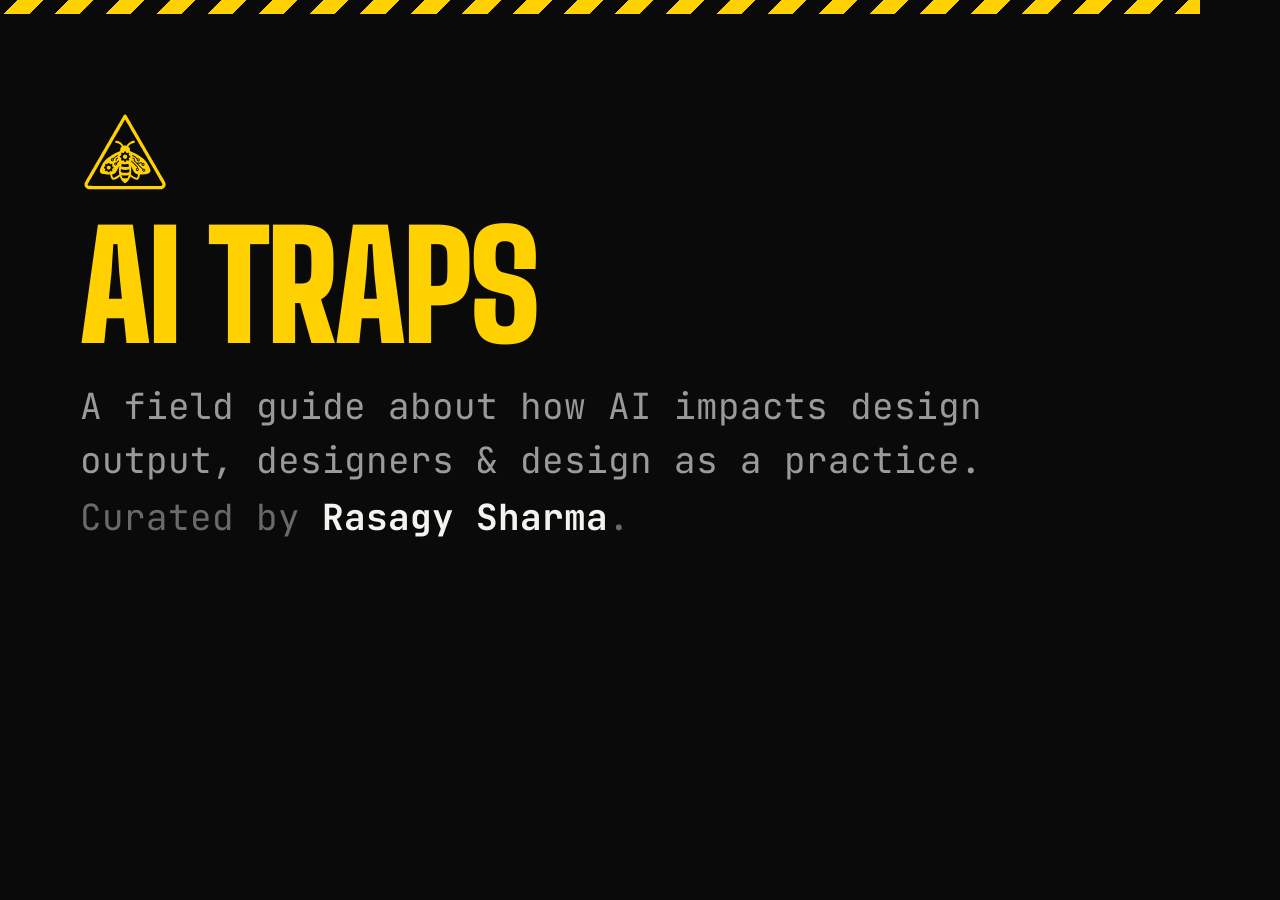
<file: playground/og-image.html>
<!DOCTYPE html>
<html lang="en">
<head>
  <meta charset="UTF-8">
  <meta name="viewport" content="width=1200">
  <title>OG Image — AI Traps</title>
  <link rel="preconnect" href="https://fonts.googleapis.com">
  <link rel="preconnect" href="https://fonts.gstatic.com" crossorigin>
  <link href="https://fonts.googleapis.com/css2?family=Big+Shoulders+Display:wght@900&family=JetBrains+Mono:wght@400;700&display=swap" rel="stylesheet">
  <style>
    * { box-sizing: border-box; margin: 0; padding: 0; }

    body {
      width: 1200px;
      height: 630px;
      overflow: hidden;
      background: #0A0A0A;
      color: #F5F3EF;
      font-family: "JetBrains Mono", ui-monospace, monospace;
      -webkit-font-smoothing: antialiased;
    }

    .stripe {
      height: 14px;
      background: repeating-linear-gradient(
        -45deg,
        #FFD100 0 18px,
        #0A0A0A 18px 36px
      );
    }

    .content {
      display: flex;
      flex-direction: column;
      justify-content: center;
      height: calc(630px - 14px);
      padding: 60px 80px 56px;
    }

    .moth {
      width: 90px;
      height: 90px;
      margin-bottom: 24px;
    }

    .title {
      font-family: "Big Shoulders Display", Impact, sans-serif;
      font-weight: 900;
      font-size: 148px;
      line-height: 0.88;
      letter-spacing: -0.02em;
      text-transform: uppercase;
      white-space: nowrap;
      margin-bottom: 28px;
      color: #FFD100;
    }

    .meta {
      display: flex;
      flex-direction: column;
      gap: 6px;
    }

    .subtitle {
      font-size: 36px;
      color: #9A9A9A;
      line-height: 1.5;
    }

    .byline {
      font-size: 36px;
      color: #6A6A6A;
    }

    .byline strong {
      color: #F5F3EF;
      font-weight: 700;
    }

  </style>
</head>
<body>
  <div class="stripe"></div>
  <div class="content">
    <img class="moth" src="../data/moth-icon.svg" alt="AI Traps moth mark">
    <h1 class="title">AI Traps</h1>
    <div class="meta">
      <p class="subtitle">A field guide about how AI impacts design output, designers &amp; design as a practice.</p>
      <p class="byline">Curated by <strong>Rasagy Sharma</strong>.</p>
    </div>
  </div>
</body>
</html>
</file>
<file: css/tokens.css>
:root {
  /* surface */
  --bg:            #0A0A0A;
  --panel:         #121212;
  --panel-raised:  #1A1A1A;
  --rule:          #242424;
  --rule-strong:   #2A2A2A;

  /* ink */
  --ink:           #F5F3EF;
  --ink-dim:       #9A9A9A;
  --ink-faint:     #6A6A6A;

  /* category accents */
  --cat-output:         #3D8BFF;
  --cat-process:        #FFD100;
  --cat-overtrust:      #FF6B00;
  --cat-deskilling:     #FF3B30;
  --cat-accountability: #B8B8AE;

  /* type */
  --font-display: "Big Shoulders Display", "Big Shoulders", Impact, sans-serif;
  --font-body:    "JetBrains Mono", ui-monospace, "SFMono-Regular", monospace;

  --step-hero:  clamp(3.5rem, 11vw, 9rem);
  --step-cat:   clamp(2.25rem, 6vw, 4rem);
  --step-trap:  clamp(1.5rem, 2.4vw, 2rem);
  --step-body:  clamp(0.9375rem, 1vw, 1rem);
  --step-label: 0.75rem;

  /* space */
  --gutter:   clamp(1.25rem, 4vw, 4rem);
  --card-w:   300px;
  --grid-max: 1272px;
  --header-h: 64px;
}

/* set once per section; everything inside inherits */
[data-category="output-risks"]        { --accent: var(--cat-output); }
[data-category="process-distortion"]  { --accent: var(--cat-process); }
[data-category="overtrust"]           { --accent: var(--cat-overtrust); }
[data-category="deskilling"]          { --accent: var(--cat-deskilling); }
[data-category="accountability"]      { --accent: var(--cat-accountability); }
</file>
<file: css/layout.css>
/* ---- Reset ---- */
*, *::before, *::after {
  box-sizing: border-box;
  margin: 0;
  padding: 0;
}

html {
  color-scheme: dark;
  scroll-behavior: smooth;
}

body {
  background: var(--bg);
  color: var(--ink);
  font-family: var(--font-body);
  font-size: var(--step-body);
  line-height: 1.65;
  -webkit-font-smoothing: antialiased;
  overflow-x: hidden;
}

/* ---- Page skeleton ---- */
.page-wrap {
  display: flex;
  flex-direction: column;
  min-height: 100vh;
}

main {
  flex: 1;
}

/* ---- Width container ---- */
.inner {
  max-width: var(--grid-max);
  margin-inline: auto;
  padding-inline: var(--gutter);
}

/* ---- Sticky header offset ---- */
section[data-category] {
  scroll-margin-top: var(--header-h);
}

/* ---- Hazard stripe ---- */
.stripe {
  height: 10px;
  background: repeating-linear-gradient(
    -45deg,
    var(--accent) 0 12px,
    var(--bg) 12px 24px
  );
}

/* ---- Trap card grid ---- */
.trap-grid {
  display: grid;
  grid-template-columns: repeat(auto-fill, minmax(var(--card-w), 1fr));
  gap: 24px;
  max-width: var(--grid-max);
  margin-inline: auto;
}

/* ---- Responsive ---- */
@media (max-width: 639px) {
  .stripe {
    height: 6px;
  }
}
</file>
<file: css/components.css>
/* ====== HEADER ====== */
.site-header {
  position: sticky;
  top: 0;
  z-index: 50;
  height: var(--header-h);
  background: var(--panel);
  border-bottom: 1px solid var(--rule);
  display: flex;
  flex-direction: column;
}

.site-header__bar {
  flex: 1;
  display: flex;
  align-items: center;
  justify-content: space-between;
  padding-inline: var(--gutter);
}

.site-header__brand {
  display: flex;
  align-items: center;
  gap: 10px;
  text-decoration: none;
  color: var(--ink);
}

.site-header__logo {
  width: 24px;
  height: 24px;
  flex-shrink: 0;
}

.site-header__name {
  font-family: var(--font-display);
  font-weight: 800;
  font-size: var(--step-label);
  letter-spacing: 0.1em;
  text-transform: uppercase;
}

.site-header__nav {
  display: flex;
  align-items: center;
  gap: 6px;
}

.site-header__nav-link {
  display: flex;
  align-items: center;
  gap: 5px;
  text-decoration: none;
  color: var(--ink-faint);
  font-family: var(--font-display);
  font-weight: 600;
  font-size: var(--step-label);
  letter-spacing: 0.1em;
  text-transform: uppercase;
  padding: 6px 4px;
  transition: color 120ms ease-out;
}

.site-header__nav-link:hover,
.site-header__nav-link:focus-visible {
  color: var(--ink);
  outline: none;
}

.site-header__nav-link:focus-visible {
  outline: 2px solid var(--ink);
  outline-offset: 2px;
}

.nav-swatch {
  width: 10px;
  height: 10px;
  background: var(--accent);
  flex-shrink: 0;
}

.nav-label {
  display: none;
}

@media (min-width: 640px) {
  .nav-label {
    display: inline;
  }
}

@media (max-width: 639px) {
  .site-header__nav-link {
    gap: 0;
  }
}


/* ====== HERO ====== */
.hero {
  display: flex;
  flex-direction: column;
  justify-content: center;
  padding-inline: var(--gutter);
  padding-block: clamp(2rem, 5vw, 3rem);
}

.hero__inner {
  max-width: var(--grid-max);
  margin-inline: auto;
  width: 100%;
}

.hero__lockup {
  display: flex;
  align-items: center;
  gap: clamp(1rem, 3vw, 2.5rem);
  margin-bottom: 1.5rem;
}

.hero__moth {
  width: clamp(80px, 12vw, 160px);
  height: clamp(80px, 12vw, 160px);
  flex-shrink: 0;
  color: var(--ink);
}

.hero__title {
  font-family: var(--font-display);
  font-weight: 900;
  font-size: var(--step-hero);
  letter-spacing: -0.01em;
  line-height: 0.92;
  text-transform: uppercase;
  margin-bottom: 0;
}

.hero__subtitle {
  font-family: var(--font-body);
  font-size: var(--step-body);
  color: var(--ink-dim);
  line-height: 1.65;
  max-width: 60ch;
  text-wrap: pretty;
}


/* ====== CATEGORY SECTION ====== */
.cat-section {
  padding-bottom: 5rem;
}

.cat-section__stripe {
  margin-bottom: 3rem;
}

.cat-section__header {
  padding-inline: var(--gutter);
  max-width: calc(var(--grid-max) + 2 * var(--gutter));
  margin-inline: auto;
  margin-bottom: 2.5rem;
}

.cat-section__row {
  display: flex;
  align-items: flex-end;
  gap: 1.5rem;
  flex-wrap: wrap;
}

.cat-section__triangle-wrap {
  --tri-size: calc(1.15rem + var(--step-cat) * 0.92);
  position: relative;
  flex-shrink: 0;
  width: var(--tri-size);
  height: var(--tri-size);
  color: var(--accent);
}

.cat-section__triangle-wrap svg {
  width: 100%;
  height: 100%;
  display: block;
}

.cat-layer-num {
  position: absolute;
  font-family: var(--font-display);
  font-weight: 800;
  font-size: calc(var(--tri-size) * 0.26);
  letter-spacing: 0;
  line-height: 1;
  color: var(--bg);
  top: 69%;
  left: 50%;
  transform: translate(-50%, -50%);
}

.cat-section__title-block {
  flex: 1;
  min-width: 200px;
}

.cat-layer {
  font-family: var(--font-display);
  font-weight: 600;
  font-size: var(--step-label);
  letter-spacing: 0.1em;
  text-transform: uppercase;
  color: var(--accent);
  display: block;
  margin-bottom: 0.25rem;
}

.cat-name {
  font-family: var(--font-display);
  font-weight: 800;
  font-size: var(--step-cat);
  letter-spacing: -0.01em;
  line-height: 0.92;
  text-transform: uppercase;
}

.cat-tagline {
  font-family: var(--font-body);
  font-size: var(--step-body);
  color: var(--ink-dim);
  line-height: 1.65;
  margin-top: 0.75rem;
}

.cat-section__grid {
  padding-inline: var(--gutter);
  max-width: calc(var(--grid-max) + 2 * var(--gutter));
  margin-inline: auto;
}



/* ====== TRAP CARD ====== */
.trap-card {
  display: flex;
  flex-direction: column;
  background: var(--panel);
  border: 1px solid var(--rule);
  text-decoration: none;
  color: var(--ink);
  min-height: 180px;
  position: relative;
  transition: border-color 120ms ease-out, background 120ms ease-out;
}

.trap-card::before {
  content: '';
  position: absolute;
  inset-inline: 0;
  top: 0;
  height: 2px;
  background: var(--accent);
}

.trap-card:hover {
  border-color: var(--accent);
  background: var(--panel-raised);
}

.trap-card:focus-visible {
  outline: 2px solid var(--accent);
  outline-offset: 2px;
}

.trap-card__inner {
  padding: 20px;
  flex: 1;
  display: flex;
  flex-direction: column;
  gap: 12px;
}

.trap-card__top {
  display: flex;
  align-items: flex-start;
  justify-content: space-between;
}

.trap-card__code {
  font-family: var(--font-display);
  font-weight: 600;
  font-size: var(--step-label);
  letter-spacing: 0.1em;
  text-transform: uppercase;
  color: var(--ink-faint);
}

.trap-card__icon {
  width: 40px;
  height: 40px;
  border: 1px solid var(--rule-strong);
  display: flex;
  align-items: center;
  justify-content: center;
  color: var(--accent);
  flex-shrink: 0;
}

.trap-card__icon svg {
  width: 24px;
  height: 24px;
}

.trap-card__title {
  font-family: var(--font-display);
  font-weight: 800;
  font-size: var(--step-trap);
  letter-spacing: -0.01em;
  line-height: 0.95;
  text-transform: uppercase;
}

.trap-card__short {
  font-family: var(--font-body);
  font-size: var(--step-body);
  color: var(--ink-dim);
  line-height: 1.65;
  flex: 1;
}

.trap-card__arrow {
  display: flex;
  justify-content: flex-end;
  padding: 12px 20px;
  color: var(--accent);
}

.trap-card__arrow svg {
  width: 20px;
  height: 20px;
  transition: transform 120ms ease-out;
}

@media (prefers-reduced-motion: no-preference) {
  .trap-card:hover .trap-card__arrow svg {
    transform: translate(4px, -4px);
  }
}


/* ====== DETAIL VIEW ====== */
.backdrop {
  display: none;
  position: fixed;
  inset: 0;
  background: rgba(0, 0, 0, 0.88);
  z-index: 90;
}

body:has(.trap-detail:target) .backdrop {
  display: block;
}

.trap-detail {
  display: none;
  position: fixed;
  inset: 0;
  z-index: 100;
  align-items: center;
  justify-content: center;
  padding: 24px;
}

.trap-detail:target {
  display: flex;
}

.trap-detail__panel {
  width: min(720px, 92vw);
  max-height: 88vh;
  background: var(--panel);
  border: 1px solid var(--rule-strong);
  display: flex;
  flex-direction: column;
  overflow: hidden;
}

.trap-detail__accent-bar {
  height: 6px;
  background: var(--accent);
  flex-shrink: 0;
}

.trap-detail__head {
  display: flex;
  align-items: center;
  gap: 12px;
  padding: 16px 24px;
  border-bottom: 1px solid var(--rule);
  flex-shrink: 0;
}

.trap-detail__cat-info {
  flex: 1;
  font-family: var(--font-display);
  font-weight: 600;
  font-size: var(--step-label);
  letter-spacing: 0.1em;
  text-transform: uppercase;
  color: var(--accent);
  display: flex;
  align-items: center;
  gap: 10px;
}

.trap-detail__cat-triangle {
  width: 20px;
  height: 20px;
  color: var(--accent);
}

.trap-detail__code {
  font-family: var(--font-display);
  font-weight: 600;
  font-size: var(--step-label);
  letter-spacing: 0.1em;
  text-transform: uppercase;
  color: var(--ink-faint);
}

.trap-detail__copy {
  display: inline-flex;
  align-items: center;
  gap: 4px;
  background: none;
  border: none;
  padding: 4px;
  cursor: pointer;
  color: var(--ink-faint);
  font-family: var(--font-display);
  font-weight: 600;
  font-size: var(--step-label);
  letter-spacing: 0.1em;
  text-transform: uppercase;
  transition: color 120ms ease-out;
}

.trap-detail__copy:hover,
.trap-detail__copy:focus-visible {
  color: var(--ink);
}

.trap-detail__copy:focus-visible {
  outline: 2px solid var(--accent);
  outline-offset: 2px;
}

.trap-detail__copy-icon {
  width: 14px;
  height: 14px;
}

.trap-detail__copy-label {
  display: none;
}

.trap-detail__copy.is-copied .trap-detail__copy-icon {
  display: none;
}

.trap-detail__copy.is-copied .trap-detail__copy-label {
  display: inline;
  color: var(--accent);
}

.trap-detail__close {
  font-family: var(--font-display);
  font-weight: 700;
  font-size: 1.25rem;
  color: var(--ink-dim);
  text-decoration: none;
  line-height: 1;
  padding: 4px 8px;
  transition: color 120ms ease-out;
}

.trap-detail__close:hover {
  color: var(--ink);
}

.trap-detail__close:focus-visible {
  outline: 2px solid var(--accent);
  outline-offset: 2px;
}

.trap-detail__body {
  flex: 1;
  overflow-y: auto;
  padding: 32px 40px;
}

.trap-detail__title {
  font-family: var(--font-display);
  font-weight: 900;
  font-size: var(--step-cat);
  letter-spacing: -0.01em;
  line-height: 0.92;
  text-transform: uppercase;
  margin-bottom: 1.5rem;
  padding-bottom: 1.5rem;
  border-bottom: 1px solid var(--rule);
}

.detail-section {
  margin-bottom: 2rem;
}

.detail-section__label {
  font-family: var(--font-display);
  font-weight: 600;
  font-size: calc(var(--step-label) * 1.25);
  letter-spacing: 0.1em;
  text-transform: uppercase;
  color: var(--accent);
  margin-bottom: 0.75rem;
}

.detail-section__body {
  font-family: var(--font-body);
  font-size: var(--step-body);
  line-height: 1.65;
  max-width: 60ch;
}

.detail-section--control .detail-section__body {
  background: var(--panel-raised);
  border-left: 3px solid var(--accent);
  padding: 20px;
}

.detail-section--refs .detail-section__body {
  max-width: none;
}

.ref-row {
  display: flex;
  align-items: center;
  gap: 12px;
  padding: 12px;
  margin-inline: -12px;
  border-top: 1px solid var(--rule);
  text-decoration: none;
  color: var(--ink);
  transition: background 120ms ease-out;
}

.ref-row:last-child {
  border-bottom: 1px solid var(--rule);
}

.ref-row:hover,
.ref-row:focus-visible {
  background: var(--panel-raised);
}

.ref-row:hover .ref-label,
.ref-row:focus-visible .ref-label {
  color: var(--ink);
  text-decoration: underline;
}

.ref-row:focus-visible {
  outline: 2px solid var(--accent);
  outline-offset: 2px;
}

.ref-type {
  font-family: var(--font-display);
  font-weight: 600;
  font-size: var(--step-label);
  letter-spacing: 0.1em;
  text-transform: uppercase;
  color: var(--ink-faint);
  border: 1px solid var(--rule-strong);
  padding: 2px 8px;
  white-space: nowrap;
  flex-shrink: 0;
}

.ref-label {
  font-family: var(--font-body);
  font-size: var(--step-body);
  color: var(--ink-dim);
  flex: 1;
  line-height: 1.4;
}

.ref-arrow {
  color: var(--ink-faint);
  flex-shrink: 0;
  width: 16px;
  height: 16px;
}

.trap-detail__nav {
  display: flex;
  align-items: center;
  justify-content: space-between;
  padding: 16px 40px;
  border-top: 1px solid var(--rule);
  flex-shrink: 0;
}

.detail-nav-link {
  display: inline-flex;
  align-items: center;
  gap: 0.5rem;
  font-family: var(--font-display);
  font-weight: 600;
  font-size: var(--step-label);
  letter-spacing: 0.1em;
  text-transform: uppercase;
  color: var(--ink-dim);
  text-decoration: none;
  transition: color 120ms ease-out;
}

.detail-nav-link__icon {
  width: 14px;
  height: 14px;
  flex-shrink: 0;
}

.detail-nav-link:hover {
  color: var(--ink);
}

.detail-nav-link:focus-visible {
  outline: 2px solid var(--accent);
  outline-offset: 2px;
}

@media (max-width: 639px) {
  .trap-detail__body {
    padding: 24px 20px;
  }

  .trap-detail__nav {
    padding: 16px 20px;
    flex-direction: column;
    gap: 12px;
  }

  .detail-nav-link {
    width: 100%;
    padding: 12px;
    border: 1px solid var(--rule);
    justify-content: center;
  }
}


/* ====== FOOTER ====== */
.site-footer {
  border-top: 1px solid var(--rule);
  padding: 2rem var(--gutter);
}

.site-footer__inner {
  max-width: var(--grid-max);
  margin-inline: auto;
  display: flex;
  align-items: center;
  justify-content: space-between;
  flex-wrap: wrap;
  gap: 0.5rem;
  font-family: var(--font-display);
  font-weight: 600;
  font-size: var(--step-label);
  letter-spacing: 0.1em;
  text-transform: uppercase;
  color: var(--ink-faint);
}

.site-footer__tagline {
  flex: 1;
}

.site-footer__meta {
  display: flex;
  align-items: center;
  gap: 1.5rem;
  flex-shrink: 0;
}

.site-footer a {
  color: var(--ink);
  text-decoration: none;
  transition: color 120ms ease-out;
}

.site-footer a:hover {
  text-decoration: underline;
}

.site-footer a:focus-visible {
  outline: 2px solid var(--ink);
  outline-offset: 2px;
}

/* ====== ACCESSIBILITY ====== */
.sr-only {
  position: absolute;
  width: 1px;
  height: 1px;
  padding: 0;
  margin: -1px;
  overflow: hidden;
  clip: rect(0, 0, 0, 0);
  white-space: nowrap;
  border-width: 0;
}

@media (prefers-reduced-motion: reduce) {
  *, *::before, *::after {
    transition-duration: 0.01ms !important;
    animation-duration: 0.01ms !important;
  }
}
</file>
